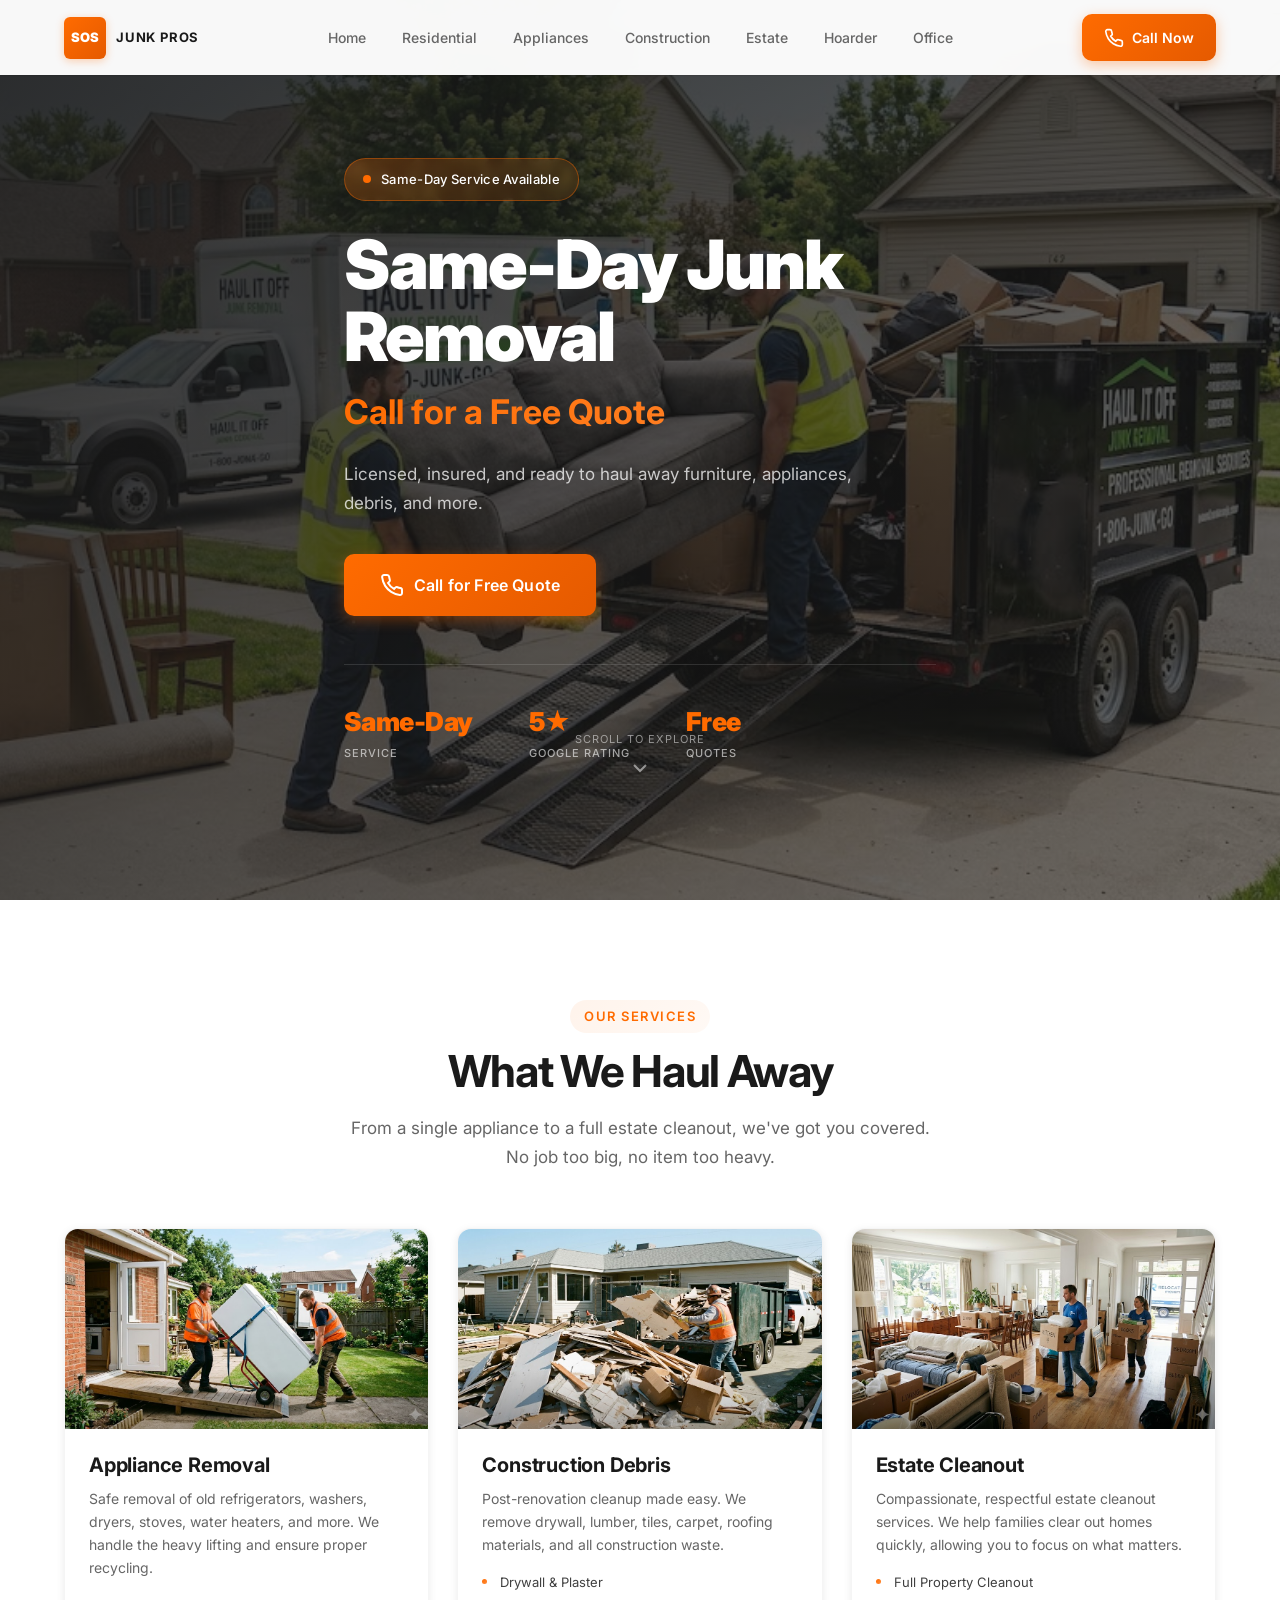
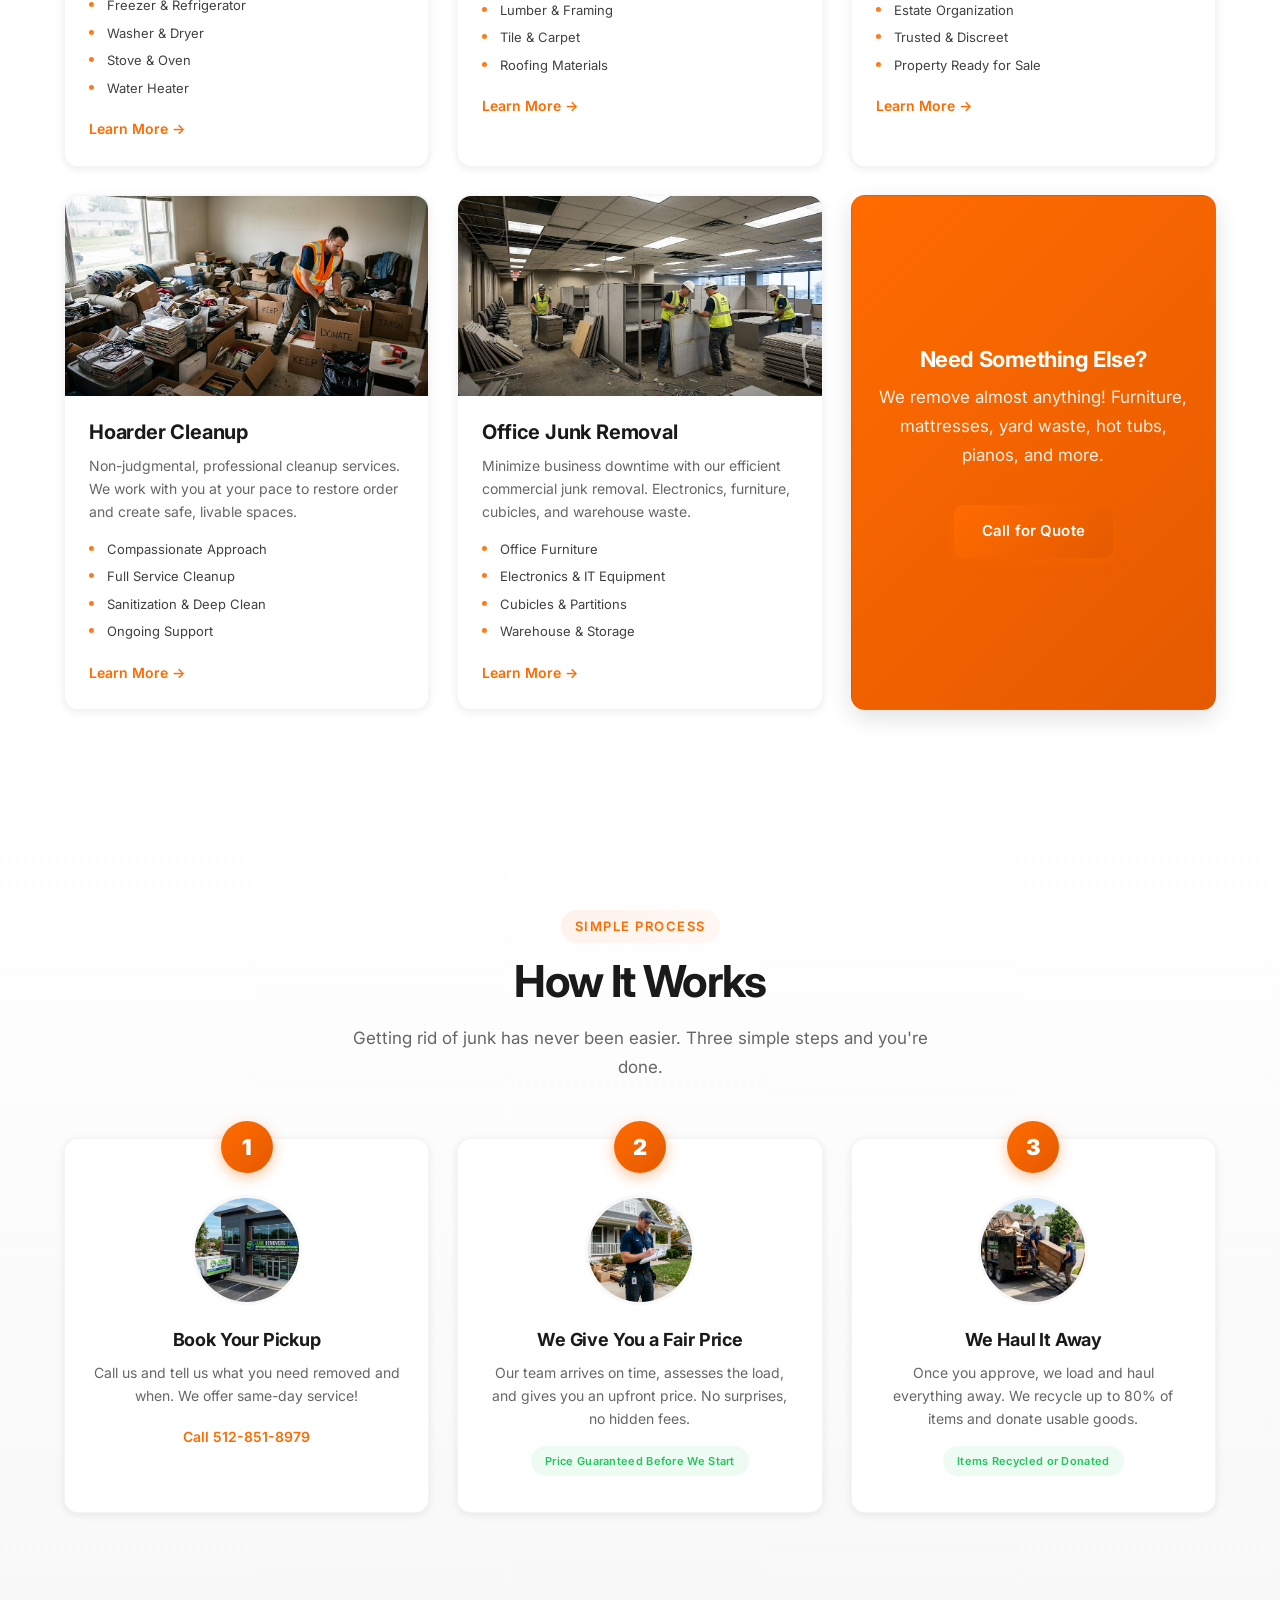
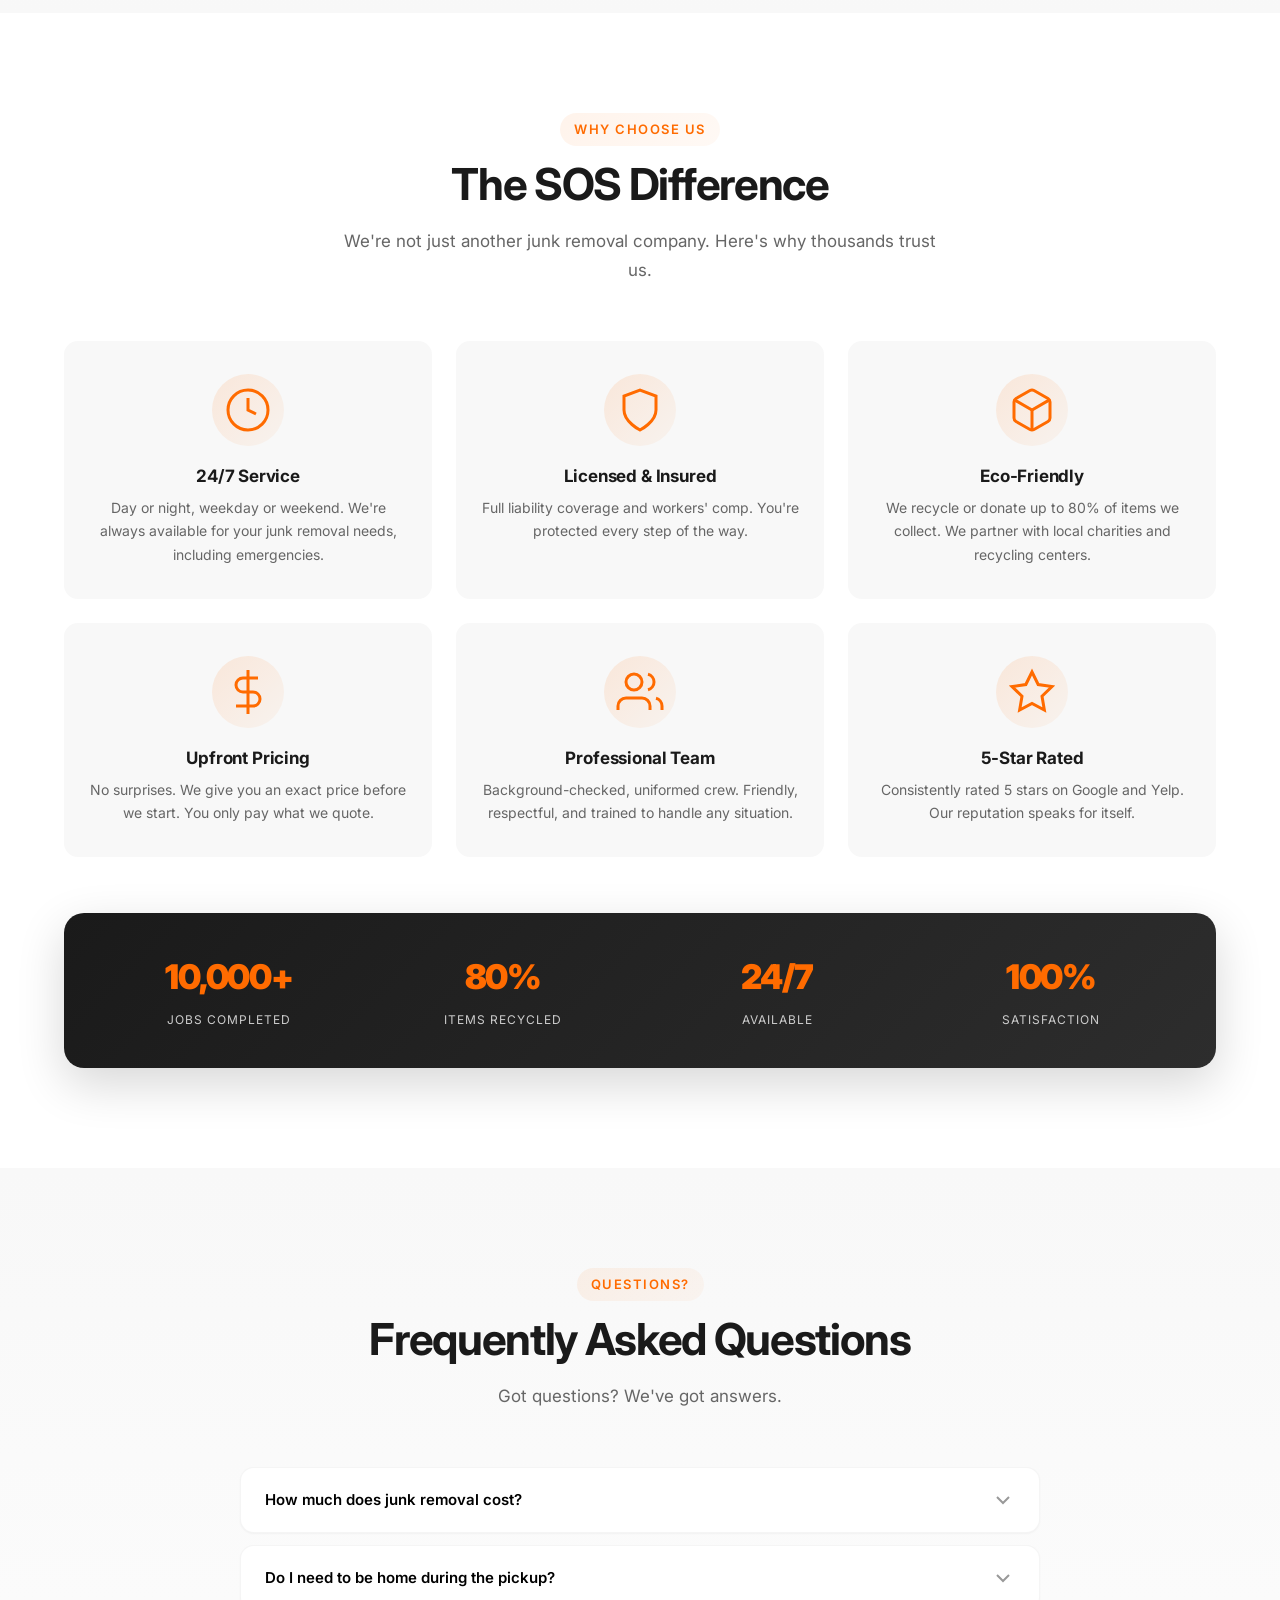
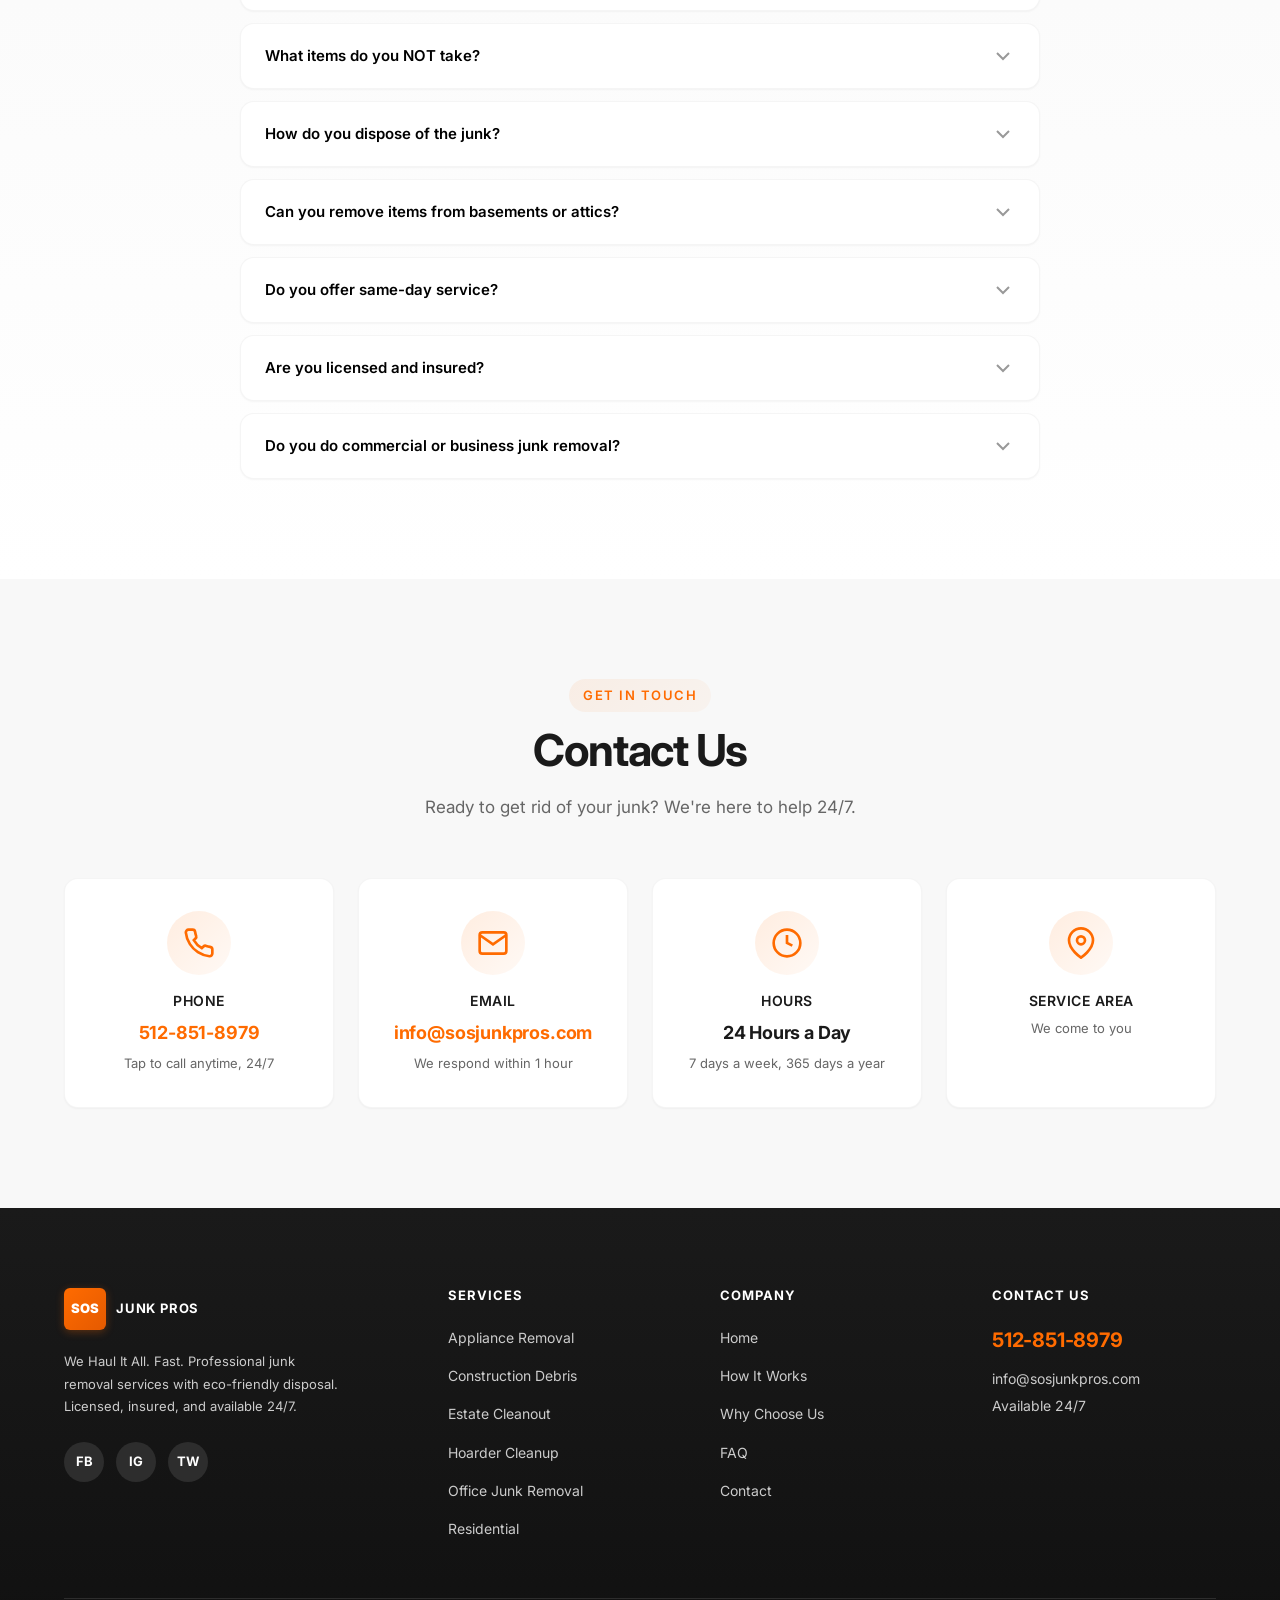
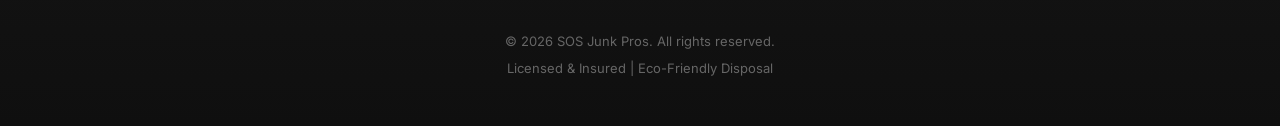
<file: index.html>
<!DOCTYPE html>
<html lang="en">
<head>
    <meta charset="UTF-8">
    <meta name="viewport" content="width=device-width, initial-scale=1.0">
    <meta name="description" content="SOS Junk Pros - Fast, affordable junk removal services. We haul appliances, construction debris, estate cleanouts, and more. Available 24/7. Get a free quote today!">
    <meta name="keywords" content="junk removal, appliance removal, construction debris, estate cleanout, hoarder cleanup, office junk removal">
    <meta name="robots" content="index, follow">
    <meta name="author" content="SOS Junk Pros">
    
    <meta property="og:title" content="SOS Junk Pros - We Haul It All. Fast.">
    <meta property="og:description" content="Professional junk removal services. Same-day service available. Licensed & insured.">
    <meta property="og:type" content="website">
    <meta property="og:url" content="https://sosjunkpros.com">
    
    <title>SOS Junk Pros - We Haul It All. Fast.</title>
    
    <link rel="preconnect" href="https://fonts.googleapis.com">
    <link rel="preconnect" href="https://fonts.gstatic.com" crossorigin>
    <link href="https://fonts.googleapis.com/css2?family=Inter:wght@400;500;600;700;800;900&display=swap" rel="stylesheet">
    
    <link rel="stylesheet" href="css/styles.css">

    <!-- Google tag (gtag.js) -->
    <script async src="https://www.googletagmanager.com/gtag/js?id=AW-18012488938"></script>
    <script>
      window.dataLayer = window.dataLayer || [];
      function gtag(){dataLayer.push(arguments);}
      gtag('js', new Date());
      gtag('config', 'AW-18012488938');
    </script>
    
    <script type="application/ld+json">
    {
        "@context": "https://schema.org",
        "@type": "LocalBusiness",
        "name": "SOS Junk Pros",
        "description": "Professional junk removal services",
        "telephone": "+1-512-851-8979",
        "priceRange": "$$",
        "openingHours": "Mo-Su 00:00-23:59",
        "areaServed": "United States"
    }
    </script>
</head>
<body>
    <header class="sticky-header" id="header">
        <div class="header-container">
            <a href="#home" class="logo">
                <span class="logo-icon">SOS</span>
                <span class="logo-text">JUNK PROS</span>
            </a>
            <nav class="main-nav" id="mainNav">
                <ul>
                    <li><a href="index.html">Home</a></li>
                    <li><a href="residential-junk-removal.html">Residential</a></li>
                    <li><a href="appliance-removal.html">Appliances</a></li>
                    <li><a href="construction-debris-removal.html">Construction</a></li>
                    <li><a href="estate-cleanout.html">Estate</a></li>
                    <li><a href="hoarder-cleanup.html">Hoarder</a></li>
                    <li><a href="office-junk-removal.html">Office</a></li>
                </ul>
            </nav>
            <a href="tel:+15128518979" class="header-cta">
                <svg width="20" height="20" viewBox="0 0 24 24" fill="none" stroke="currentColor" stroke-width="2">
                    <path d="M22 16.92v3a2 2 0 0 1-2.18 2 19.79 19.79 0 0 1-8.63-3.07 19.5 19.5 0 0 1-6-6 19.79 19.79 0 0 1-3.07-8.67A2 2 0 0 1 4.11 2h3a2 2 0 0 1 2 1.72 12.84 12.84 0 0 0 .7 2.81 2 2 0 0 1-.45 2.11L8.09 9.91a16 16 0 0 0 6 6l1.27-1.27a2 2 0 0 1 2.11-.45 12.84 12.84 0 0 0 2.81.7A2 2 0 0 1 22 16.92z"/>
                </svg>
                <span>Call Now</span>
            </a>
            <button class="mobile-menu-toggle" id="mobileMenuToggle" aria-label="Toggle menu">
                <span></span>
                <span></span>
                <span></span>
            </button>
        </div>
    </header>

    <div class="mobile-call-bar">
        <a href="tel:+15128518979" class="mobile-call-btn">
            <svg width="24" height="24" viewBox="0 0 24 24" fill="none" stroke="currentColor" stroke-width="2">
                <path d="M22 16.92v3a2 2 0 0 1-2.18 2 19.79 19.79 0 0 1-8.63-3.07 19.5 19.5 0 0 1-6-6 19.79 19.79 0 0 1-3.07-8.67A2 2 0 0 1 4.11 2h3a2 2 0 0 1 2 1.72 12.84 12.84 0 0 0 .7 2.81 2 2 0 0 1-.45 2.11L8.09 9.91a16 16 0 0 0 6 6l1.27-1.27a2 2 0 0 1 2.11-.45 12.84 12.84 0 0 0 2.81.7A2 2 0 0 1 22 16.92z"/>
            </svg>
            Call Now - Free Quote
        </a>
    </div>

    <main>
        <section class="hero" id="home">
            <div class="hero-bg">
                <img src="images/hero.jpg" alt="Professional junk removal service with dump trailer" loading="eager">
                <div class="hero-overlay"></div>
            </div>
            <div class="hero-content">
                <div class="hero-badge">
                    <span class="pulse"></span>
                    Same-Day Service Available
                </div>
                <h1>Same-Day Junk Removal<span class="geo-city-line" id="heroCityLine"><br><span id="heroCity"></span></span></h1>
                <p class="hero-subtitle">Call for a Free Quote</p>
                <p class="hero-text">Licensed, insured, and ready to haul away furniture, appliances, debris, and more.</p>
                <div class="hero-cta-group">
                    <a href="tel:+15128518979" class="btn btn-primary btn-large">
                        <svg width="24" height="24" viewBox="0 0 24 24" fill="none" stroke="currentColor" stroke-width="2">
                            <path d="M22 16.92v3a2 2 0 0 1-2.18 2 19.79 19.79 0 0 1-8.63-3.07 19.5 19.5 0 0 1-6-6 19.79 19.79 0 0 1-3.07-8.67A2 2 0 0 1 4.11 2h3a2 2 0 0 1 2 1.72 12.84 12.84 0 0 0 .7 2.81 2 2 0 0 1-.45 2.11L8.09 9.91a16 16 0 0 0 6 6l1.27-1.27a2 2 0 0 1 2.11-.45 12.84 12.84 0 0 0 2.81.7A2 2 0 0 1 22 16.92z"/>
                        </svg>
                        Call for Free Quote
                    </a>
                </div>
                <div class="hero-trust">
                    <div class="trust-item">
                        <span class="trust-number">Same-Day</span>
                        <span class="trust-label">Service</span>
                    </div>
                    <div class="trust-item">
                        <span class="trust-number">5★</span>
                        <span class="trust-label">Google Rating</span>
                    </div>
                    <div class="trust-item">
                        <span class="trust-number">Free</span>
                        <span class="trust-label">Quotes</span>
                    </div>
                </div>
            </div>
            <div class="hero-scroll-indicator">
                <span>Scroll to explore</span>
                <svg width="24" height="24" viewBox="0 0 24 24" fill="none" stroke="currentColor" stroke-width="2">
                    <polyline points="6 9 12 15 18 9"></polyline>
                </svg>
            </div>
        </section>

        <section class="services" id="services">
            <div class="container">
                <div class="section-header">
                    <span class="section-tag">Our Services</span>
                    <h2>What We Haul Away</h2>
                    <p>From a single appliance to a full estate cleanout, we've got you covered. No job too big, no item too heavy.</p>
                </div>
                <div class="services-grid">
                    <div class="service-card" data-service="appliance">
                        <div class="service-image">
                            <img src="images/appliance-removal.jpg" alt="Old refrigerator being removed" loading="lazy">
                        </div>
                        <div class="service-content">
                            <h3>Appliance Removal</h3>
                            <p>Safe removal of old refrigerators, washers, dryers, stoves, water heaters, and more. We handle the heavy lifting and ensure proper recycling.</p>
                            <ul class="service-features">
                                <li>Freezer & Refrigerator</li>
                                <li>Washer & Dryer</li>
                                <li>Stove & Oven</li>
                                <li>Water Heater</li>
                            </ul>
                            <a href="appliance-removal.html" class="service-link">Learn More →</a>
                        </div>
                    </div>
                    <div class="service-card" data-service="construction">
                        <div class="service-image">
                            <img src="images/construction-debris.jpg" alt="Construction debris pile being removed" loading="lazy">
                        </div>
                        <div class="service-content">
                            <h3>Construction Debris</h3>
                            <p>Post-renovation cleanup made easy. We remove drywall, lumber, tiles, carpet, roofing materials, and all construction waste.</p>
                            <ul class="service-features">
                                <li>Drywall & Plaster</li>
                                <li>Lumber & Framing</li>
                                <li>Tile & Carpet</li>
                                <li>Roofing Materials</li>
                            </ul>
                            <a href="construction-debris-removal.html" class="service-link">Learn More →</a>
                        </div>
                    </div>
                    <div class="service-card" data-service="estate">
                        <div class="service-image">
                            <img src="images/estate-cleanout.jpg" alt="Full house cleanout service" loading="lazy">
                        </div>
                        <div class="service-content">
                            <h3>Estate Cleanout</h3>
                            <p>Compassionate, respectful estate cleanout services. We help families clear out homes quickly, allowing you to focus on what matters.</p>
                            <ul class="service-features">
                                <li>Full Property Cleanout</li>
                                <li>Estate Organization</li>
                                <li>Trusted & Discreet</li>
                                <li>Property Ready for Sale</li>
                            </ul>
                            <a href="estate-cleanout.html" class="service-link">Learn More →</a>
                        </div>
                    </div>
                    <div class="service-card" data-service="hoarder">
                        <div class="service-image">
                            <img src="images/hoarder-cleanup.jpg" alt="Cluttered room cleanup service" loading="lazy">
                        </div>
                        <div class="service-content">
                            <h3>Hoarder Cleanup</h3>
                            <p>Non-judgmental, professional cleanup services. We work with you at your pace to restore order and create safe, livable spaces.</p>
                            <ul class="service-features">
                                <li>Compassionate Approach</li>
                                <li>Full Service Cleanup</li>
                                <li>Sanitization & Deep Clean</li>
                                <li>Ongoing Support</li>
                            </ul>
                            <a href="hoarder-cleanup.html" class="service-link">Learn More →</a>
                        </div>
                    </div>
                    <div class="service-card" data-service="office">
                        <div class="service-image">
                            <img src="images/office-junk-removal.jpg" alt="Office junk removal" loading="lazy">
                        </div>
                        <div class="service-content">
                            <h3>Office Junk Removal</h3>
                            <p>Minimize business downtime with our efficient commercial junk removal. Electronics, furniture, cubicles, and warehouse waste.</p>
                            <ul class="service-features">
                                <li>Office Furniture</li>
                                <li>Electronics & IT Equipment</li>
                                <li>Cubicles & Partitions</li>
                                <li>Warehouse & Storage</li>
                            </ul>
                            <a href="office-junk-removal.html" class="service-link">Learn More →</a>
                        </div>
                    </div>
                    <div class="service-card service-card-cta">
                        <div class="cta-content">
                            <h3>Need Something Else?</h3>
                            <p>We remove almost anything! Furniture, mattresses, yard waste, hot tubs, pianos, and more.</p>
                            <a href="tel:+15128518979" class="btn btn-primary">Call for Quote</a>
                        </div>
                    </div>
                </div>
            </div>
        </section>

        <section class="how-it-works" id="how-it-works">
            <div class="container">
                <div class="section-header">
                    <span class="section-tag">Simple Process</span>
                    <h2>How It Works</h2>
                    <p>Getting rid of junk has never been easier. Three simple steps and you're done.</p>
                </div>
                <div class="steps-grid">
                    <div class="step-card">
                        <div class="step-number">1</div>
                        <div class="step-icon">
                            <img src="images/step1-book-pickup.jpg" alt="Contact us" loading="lazy">
                        </div>
                        <h3>Book Your Pickup</h3>
                        <p>Call us and tell us what you need removed and when. We offer same-day service!</p>
                        <a href="tel:+15128518979" class="step-cta">Call 512-851-8979</a>
                    </div>
                    <div class="step-card">
                        <div class="step-number">2</div>
                        <div class="step-icon">
                            <img src="images/step2-get-quote.jpg" alt="We arrive and quote" loading="lazy">
                        </div>
                        <h3>We Give You a Fair Price</h3>
                        <p>Our team arrives on time, assesses the load, and gives you an upfront price. No surprises, no hidden fees.</p>
                        <span class="step-guarantee">Price Guaranteed Before We Start</span>
                    </div>
                    <div class="step-card">
                        <div class="step-number">3</div>
                        <div class="step-icon">
                            <img src="images/step3-haul-away.jpg" alt="We haul it away" loading="lazy">
                        </div>
                        <h3>We Haul It Away</h3>
                        <p>Once you approve, we load and haul everything away. We recycle up to 80% of items and donate usable goods.</p>
                        <span class="step-guarantee">Items Recycled or Donated</span>
                    </div>
                </div>
            </div>
        </section>

        <section class="why-us" id="why-us">
            <div class="container">
                <div class="section-header">
                    <span class="section-tag">Why Choose Us</span>
                    <h2>The SOS Difference</h2>
                    <p>We're not just another junk removal company. Here's why thousands trust us.</p>
                </div>
                <div class="features-grid">
                    <div class="feature-card">
                        <div class="feature-icon">
                            <svg width="48" height="48" viewBox="0 0 24 24" fill="none" stroke="currentColor" stroke-width="1.5">
                                <circle cx="12" cy="12" r="10"/>
                                <polyline points="12 6 12 12 16 14"/>
                            </svg>
                        </div>
                        <h3>24/7 Service</h3>
                        <p>Day or night, weekday or weekend. We're always available for your junk removal needs, including emergencies.</p>
                    </div>
                    <div class="feature-card">
                        <div class="feature-icon">
                            <svg width="48" height="48" viewBox="0 0 24 24" fill="none" stroke="currentColor" stroke-width="1.5">
                                <path d="M12 22s8-4 8-10V5l-8-3-8 3v7c0 6 8 10 8 10z"/>
                            </svg>
                        </div>
                        <h3>Licensed & Insured</h3>
                        <p>Full liability coverage and workers' comp. You're protected every step of the way.</p>
                    </div>
                    <div class="feature-card">
                        <div class="feature-icon">
                            <svg width="48" height="48" viewBox="0 0 24 24" fill="none" stroke="currentColor" stroke-width="1.5">
                                <path d="M21 16V8a2 2 0 0 0-1-1.73l-7-4a2 2 0 0 0-2 0l-7 4A2 2 0 0 0 3 8v8a2 2 0 0 0 1 1.73l7 4a2 2 0 0 0 2 0l7-4A2 2 0 0 0 21 16z"/>
                                <polyline points="3.27 6.96 12 12.01 20.73 6.96"/>
                                <line x1="12" y1="22.08" x2="12" y2="12"/>
                            </svg>
                        </div>
                        <h3>Eco-Friendly</h3>
                        <p>We recycle or donate up to 80% of items we collect. We partner with local charities and recycling centers.</p>
                    </div>
                    <div class="feature-card">
                        <div class="feature-icon">
                            <svg width="48" height="48" viewBox="0 0 24 24" fill="none" stroke="currentColor" stroke-width="1.5">
                                <line x1="12" y1="1" x2="12" y2="23"/>
                                <path d="M17 5H9.5a3.5 3.5 0 0 0 0 7h5a3.5 3.5 0 0 1 0 7H6"/>
                            </svg>
                        </div>
                        <h3>Upfront Pricing</h3>
                        <p>No surprises. We give you an exact price before we start. You only pay what we quote.</p>
                    </div>
                    <div class="feature-card">
                        <div class="feature-icon">
                            <svg width="48" height="48" viewBox="0 0 24 24" fill="none" stroke="currentColor" stroke-width="1.5">
                                <path d="M17 21v-2a4 4 0 0 0-4-4H5a4 4 0 0 0-4 4v2"/>
                                <circle cx="9" cy="7" r="4"/>
                                <path d="M23 21v-2a4 4 0 0 0-3-3.87"/>
                                <path d="M16 3.13a4 4 0 0 1 0 7.75"/>
                            </svg>
                        </div>
                        <h3>Professional Team</h3>
                        <p>Background-checked, uniformed crew. Friendly, respectful, and trained to handle any situation.</p>
                    </div>
                    <div class="feature-card">
                        <div class="feature-icon">
                            <svg width="48" height="48" viewBox="0 0 24 24" fill="none" stroke="currentColor" stroke-width="1.5">
                                <polygon points="12 2 15.09 8.26 22 9.27 17 14.14 18.18 21.02 12 17.77 5.82 21.02 7 14.14 2 9.27 8.91 8.26 12 2"/>
                            </svg>
                        </div>
                        <h3>5-Star Rated</h3>
                        <p>Consistently rated 5 stars on Google and Yelp. Our reputation speaks for itself.</p>
                    </div>
                </div>
                <div class="stats-banner">
                    <div class="stat">
                        <span class="stat-number">10,000+</span>
                        <span class="stat-label">Jobs Completed</span>
                    </div>
                    <div class="stat">
                        <span class="stat-number">80%</span>
                        <span class="stat-label">Items Recycled</span>
                    </div>
                    <div class="stat">
                        <span class="stat-number">24/7</span>
                        <span class="stat-label">Available</span>
                    </div>
                    <div class="stat">
                        <span class="stat-number">100%</span>
                        <span class="stat-label">Satisfaction</span>
                    </div>
                </div>
            </div>
        </section>

        <section class="faq" id="faq">
            <div class="container">
                <div class="section-header">
                    <span class="section-tag">Questions?</span>
                    <h2>Frequently Asked Questions</h2>
                    <p>Got questions? We've got answers.</p>
                </div>
                <div class="faq-list">
                    <div class="faq-item">
                        <button class="faq-question">
                            <span>How much does junk removal cost?</span>
                            <svg width="24" height="24" viewBox="0 0 24 24" fill="none" stroke="currentColor" stroke-width="2">
                                <polyline points="6 9 12 15 18 9"/>
                            </svg>
                        </button>
                        <div class="faq-answer">
                            <p>Junk removal costs vary based on the volume and type of items. Most residential jobs range from $99-$599. We provide free, upfront quotes before any work begins. Just describe what you have (or send photos) and we'll give you an exact price. No surprises, no hidden fees.</p>
                        </div>
                    </div>
                    <div class="faq-item">
                        <button class="faq-question">
                            <span>Do I need to be home during the pickup?</span>
                            <svg width="24" height="24" viewBox="0 0 24 24" fill="none" stroke="currentColor" stroke-width="2">
                                <polyline points="6 9 12 15 18 9"/>
                            </svg>
                        </button>
                        <div class="faq-answer">
                            <p>Not necessarily! If the items are accessible (like in a driveway or garage), we can often complete the job without you there. Just point us to the items when we arrive, or leave instructions. We'll text you before and after photos once we're done.</p>
                        </div>
                    </div>
                    <div class="faq-item">
                        <button class="faq-question">
                            <span>What items do you NOT take?</span>
                            <svg width="24" height="24" viewBox="0 0 24 24" fill="none" stroke="currentColor" stroke-width="2">
                                <polyline points="6 9 12 15 18 9"/>
                            </svg>
                        </button>
                        <div class="faq-answer">
                            <p>We cannot accept hazardous materials including chemicals, paint, asbestos, medical waste, or biological waste. If you're unsure about something, just ask! We can often recommend proper disposal resources for items we can't take.</p>
                        </div>
                    </div>
                    <div class="faq-item">
                        <button class="faq-question">
                            <span>How do you dispose of the junk?</span>
                            <svg width="24" height="24" viewBox="0 0 24 24" fill="none" stroke="currentColor" stroke-width="2">
                                <polyline points="6 9 12 15 18 9"/>
                            </svg>
                        </button>
                        <div class="faq-answer">
                            <p>We're committed to eco-friendly disposal. Up to 80% of items we collect are recycled or donated. We partner with local charities, metal recyclers, electronics recyclers, and proper disposal facilities. Your junk doesn't just end up in a landfill.</p>
                        </div>
                    </div>
                    <div class="faq-item">
                        <button class="faq-question">
                            <span>Can you remove items from basements or attics?</span>
                            <svg width="24" height="24" viewBox="0 0 24 24" fill="none" stroke="currentColor" stroke-width="2">
                                <polyline points="6 9 12 15 18 9"/>
                            </svg>
                        </button>
                        <div class="faq-answer">
                            <p>Absolutely! Our team is trained to safely navigate stairs, tight hallways, and difficult spaces. If we can physically get the items out, we can remove them. Just let us know about any challenging access when you book.</p>
                        </div>
                    </div>
                    <div class="faq-item">
                        <button class="faq-question">
                            <span>Do you offer same-day service?</span>
                            <svg width="24" height="24" viewBox="0 0 24 24" fill="none" stroke="currentColor" stroke-width="2">
                                <polyline points="6 9 12 15 18 9"/>
                            </svg>
                        </button>
                        <div class="faq-answer">
                            <p>Yes! Same-day service is often available. Call us early in the day and we'll do our best to get there today. We also offer next-day scheduling if same-day doesn't work for you.</p>
                        </div>
                    </div>
                    <div class="faq-item">
                        <button class="faq-question">
                            <span>Are you licensed and insured?</span>
                            <svg width="24" height="24" viewBox="0 0 24 24" fill="none" stroke="currentColor" stroke-width="2">
                                <polyline points="6 9 12 15 18 9"/>
                            </svg>
                        </button>
                        <div class="faq-answer">
                            <p>Yes! We are fully licensed and insured. This means you're protected if anything goes wrong during the removal. We carry full liability coverage and workers' compensation for our team members.</p>
                        </div>
                    </div>
                    <div class="faq-item">
                        <button class="faq-question">
                            <span>Do you do commercial or business junk removal?</span>
                            <svg width="24" height="24" viewBox="0 0 24 24" fill="none" stroke="currentColor" stroke-width="2">
                                <polyline points="6 9 12 15 18 9"/>
                            </svg>
                        </button>
                        <div class="faq-answer">
                            <p>Yes! We offer commercial junk removal for businesses of all sizes. Whether you need to clear out an office, renovation debris from a retail space, or warehouse cleanout, we can handle it. We offer after-hours and weekend service to minimize business disruption.</p>
                        </div>
                    </div>
                </div>
            </div>
        </section>

        <section class="contact" id="contact">
            <div class="container">
                <div class="section-header">
                    <span class="section-tag">Get In Touch</span>
                    <h2>Contact Us</h2>
                    <p>Ready to get rid of your junk? We're here to help 24/7.</p>
                </div>
                <div class="contact-grid">
                    <div class="contact-card">
                        <div class="contact-icon">
                            <svg width="32" height="32" viewBox="0 0 24 24" fill="none" stroke="currentColor" stroke-width="2">
                                <path d="M22 16.92v3a2 2 0 0 1-2.18 2 19.79 19.79 0 0 1-8.63-3.07 19.5 19.5 0 0 1-6-6 19.79 19.79 0 0 1-3.07-8.67A2 2 0 0 1 4.11 2h3a2 2 0 0 1 2 1.72 12.84 12.84 0 0 0 .7 2.81 2 2 0 0 1-.45 2.11L8.09 9.91a16 16 0 0 0 6 6l1.27-1.27a2 2 0 0 1 2.11-.45 12.84 12.84 0 0 0 2.81.7A2 2 0 0 1 22 16.92z"/>
                            </svg>
                        </div>
                        <h3>Phone</h3>
                        <a href="tel:+15128518979" class="contact-value">512-851-8979</a>
                        <p class="contact-note">Tap to call anytime, 24/7</p>
                    </div>
                    <div class="contact-card">
                        <div class="contact-icon">
                            <svg width="32" height="32" viewBox="0 0 24 24" fill="none" stroke="currentColor" stroke-width="2">
                                <path d="M4 4h16c1.1 0 2 .9 2 2v12c0 1.1-.9 2-2 2H4c-1.1 0-2-.9-2-2V6c0-1.1.9-2 2-2z"/>
                                <polyline points="22,6 12,13 2,6"/>
                            </svg>
                        </div>
                        <h3>Email</h3>
                        <a href="mailto:info@sosjunkpros.com" class="contact-value">info@sosjunkpros.com</a>
                        <p class="contact-note">We respond within 1 hour</p>
                    </div>
                    <div class="contact-card">
                        <div class="contact-icon">
                            <svg width="32" height="32" viewBox="0 0 24 24" fill="none" stroke="currentColor" stroke-width="2">
                                <circle cx="12" cy="12" r="10"/>
                                <polyline points="12 6 12 12 16 14"/>
                            </svg>
                        </div>
                        <h3>Hours</h3>
                        <p class="contact-value">24 Hours a Day</p>
                        <p class="contact-note">7 days a week, 365 days a year</p>
                    </div>
                    <div class="contact-card">
                        <div class="contact-icon">
                            <svg width="32" height="32" viewBox="0 0 24 24" fill="none" stroke="currentColor" stroke-width="2">
                                <path d="M21 10c0 7-9 13-9 13s-9-6-9-13a9 9 0 0 1 18 0z"/>
                                <circle cx="12" cy="10" r="3"/>
                            </svg>
                        </div>
                        <h3>Service Area</h3>
                        <p class="contact-value geo-city-value" id="contactCity"></p>
                        <p class="contact-note">We come to you</p>
                    </div>
                </div>
            </div>
        </section>
    </main>

    <footer class="footer">
        <div class="container">
            <div class="footer-grid">
                <div class="footer-brand">
                    <a href="#home" class="footer-logo">
                        <span class="logo-icon">SOS</span>
                        <span class="logo-text">JUNK PROS</span>
                    </a>
                    <p>We Haul It All. Fast. Professional junk removal services with eco-friendly disposal. Licensed, insured, and available 24/7.</p>
                    <div class="footer-social">
                        <a href="#" aria-label="Facebook">FB</a>
                        <a href="#" aria-label="Instagram">IG</a>
                        <a href="#" aria-label="Twitter">TW</a>
                    </div>
                </div>
                <div class="footer-links">
                    <h4>Services</h4>
                    <ul>
                        <li><a href="appliance-removal.html">Appliance Removal</a></li>
                        <li><a href="construction-debris-removal.html">Construction Debris</a></li>
                        <li><a href="estate-cleanout.html">Estate Cleanout</a></li>
                        <li><a href="hoarder-cleanup.html">Hoarder Cleanup</a></li>
                        <li><a href="office-junk-removal.html">Office Junk Removal</a></li>
                        <li><a href="residential-junk-removal.html">Residential</a></li>
                    </ul>
                </div>
                <div class="footer-links">
                    <h4>Company</h4>
                    <ul>
                        <li><a href="index.html">Home</a></li>
                        <li><a href="index.html#how-it-works">How It Works</a></li>
                        <li><a href="index.html#why-us">Why Choose Us</a></li>
                        <li><a href="index.html#faq">FAQ</a></li>
                        <li><a href="index.html#contact">Contact</a></li>
                    </ul>
                </div>
                <div class="footer-contact">
                    <h4>Contact Us</h4>
                    <a href="tel:+15128518979" class="footer-phone">512-851-8979</a>
                    <p>info@sosjunkpros.com</p>
                    <p>Available 24/7</p>
                </div>
            </div>
            <div class="footer-bottom">
                <p>&copy; 2026 SOS Junk Pros. All rights reserved.</p>
                <p>Licensed & Insured | Eco-Friendly Disposal</p>
            </div>
        </div>
    </footer>

    <script src="js/main.js"></script>
</body>
</html>
</file>
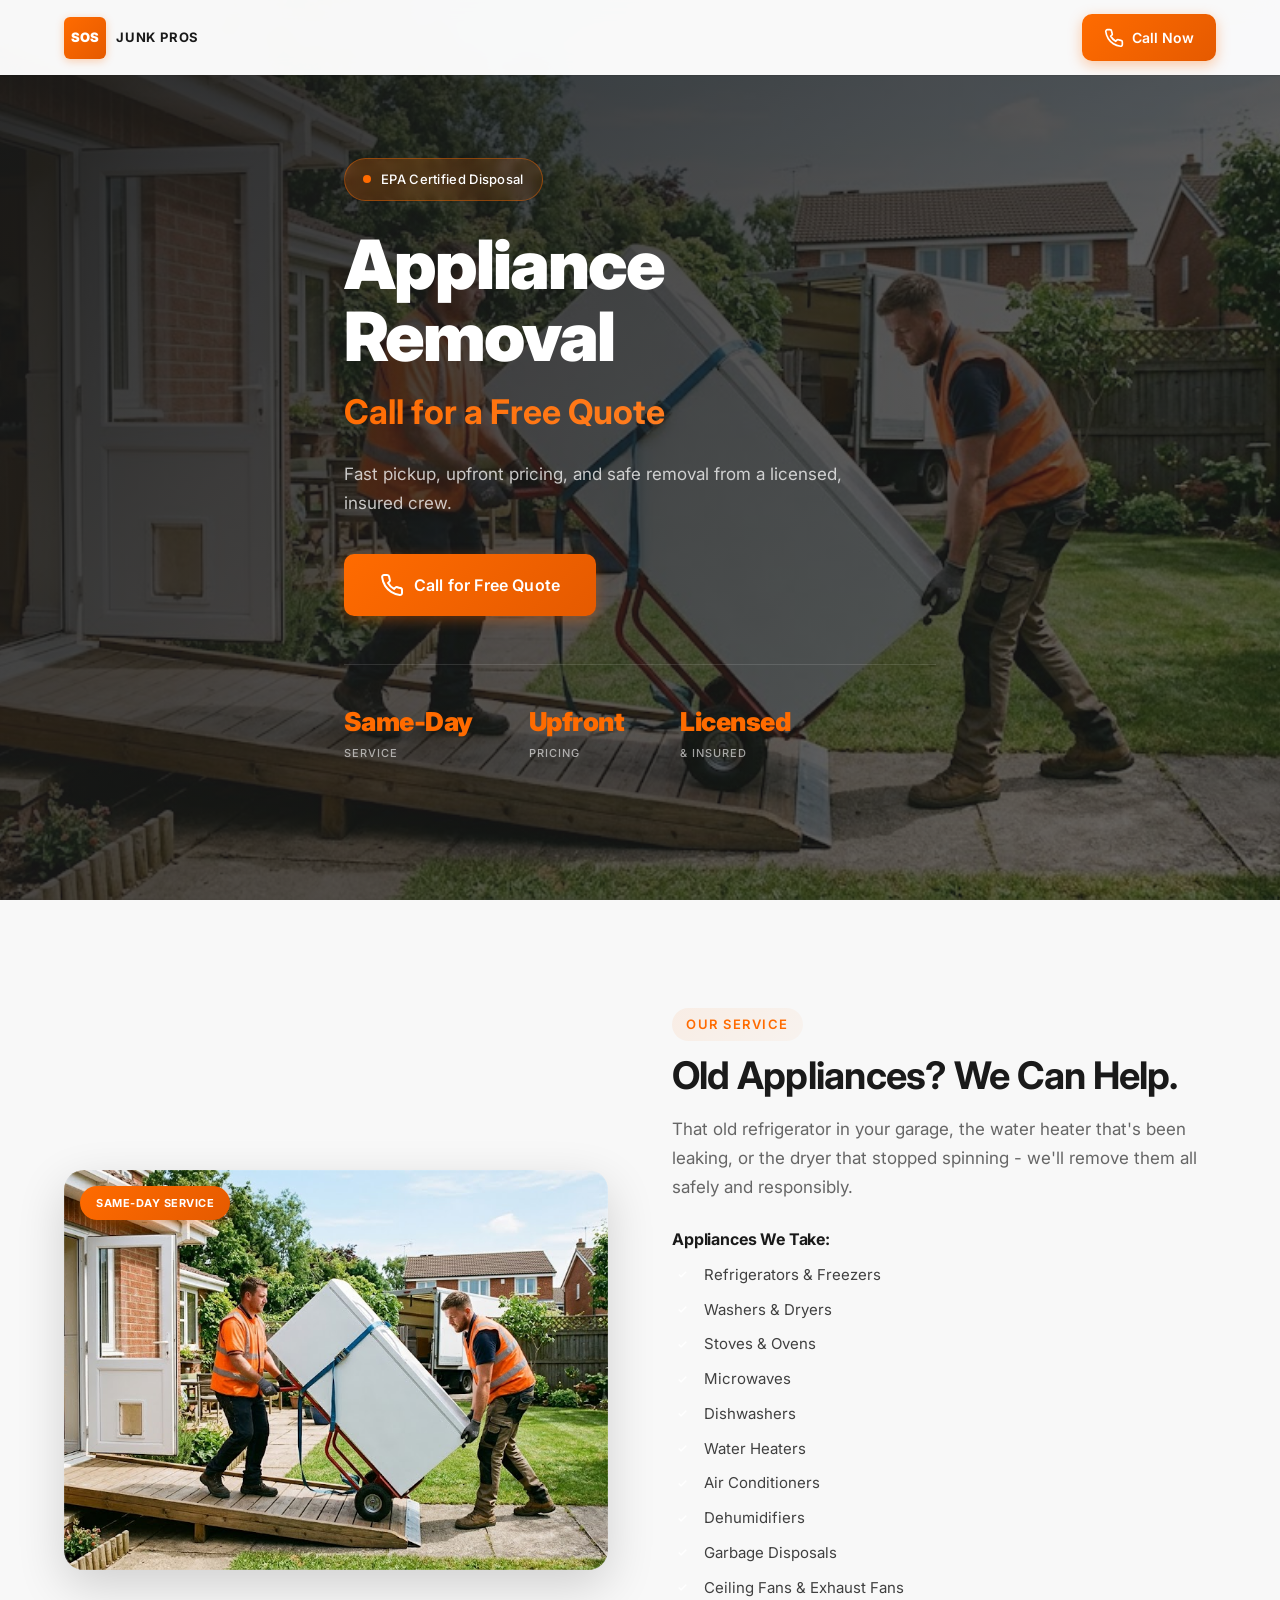
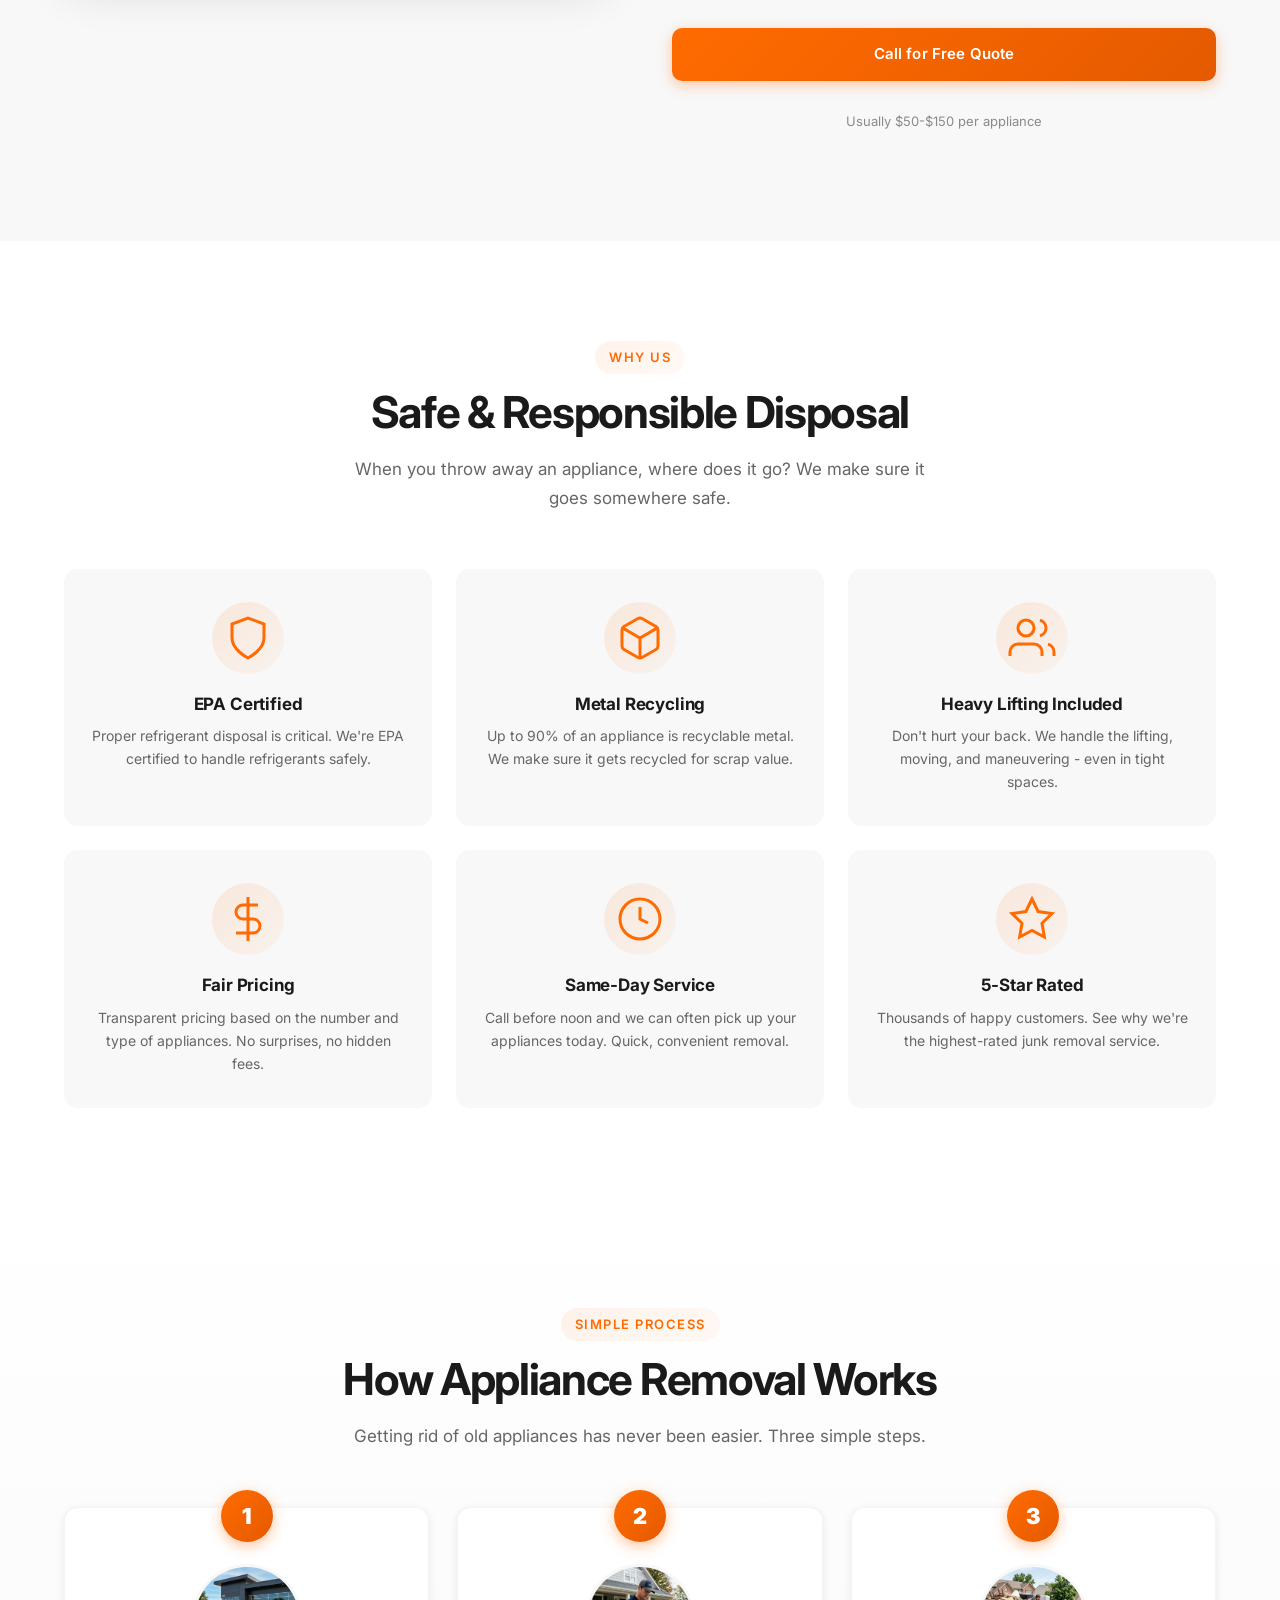
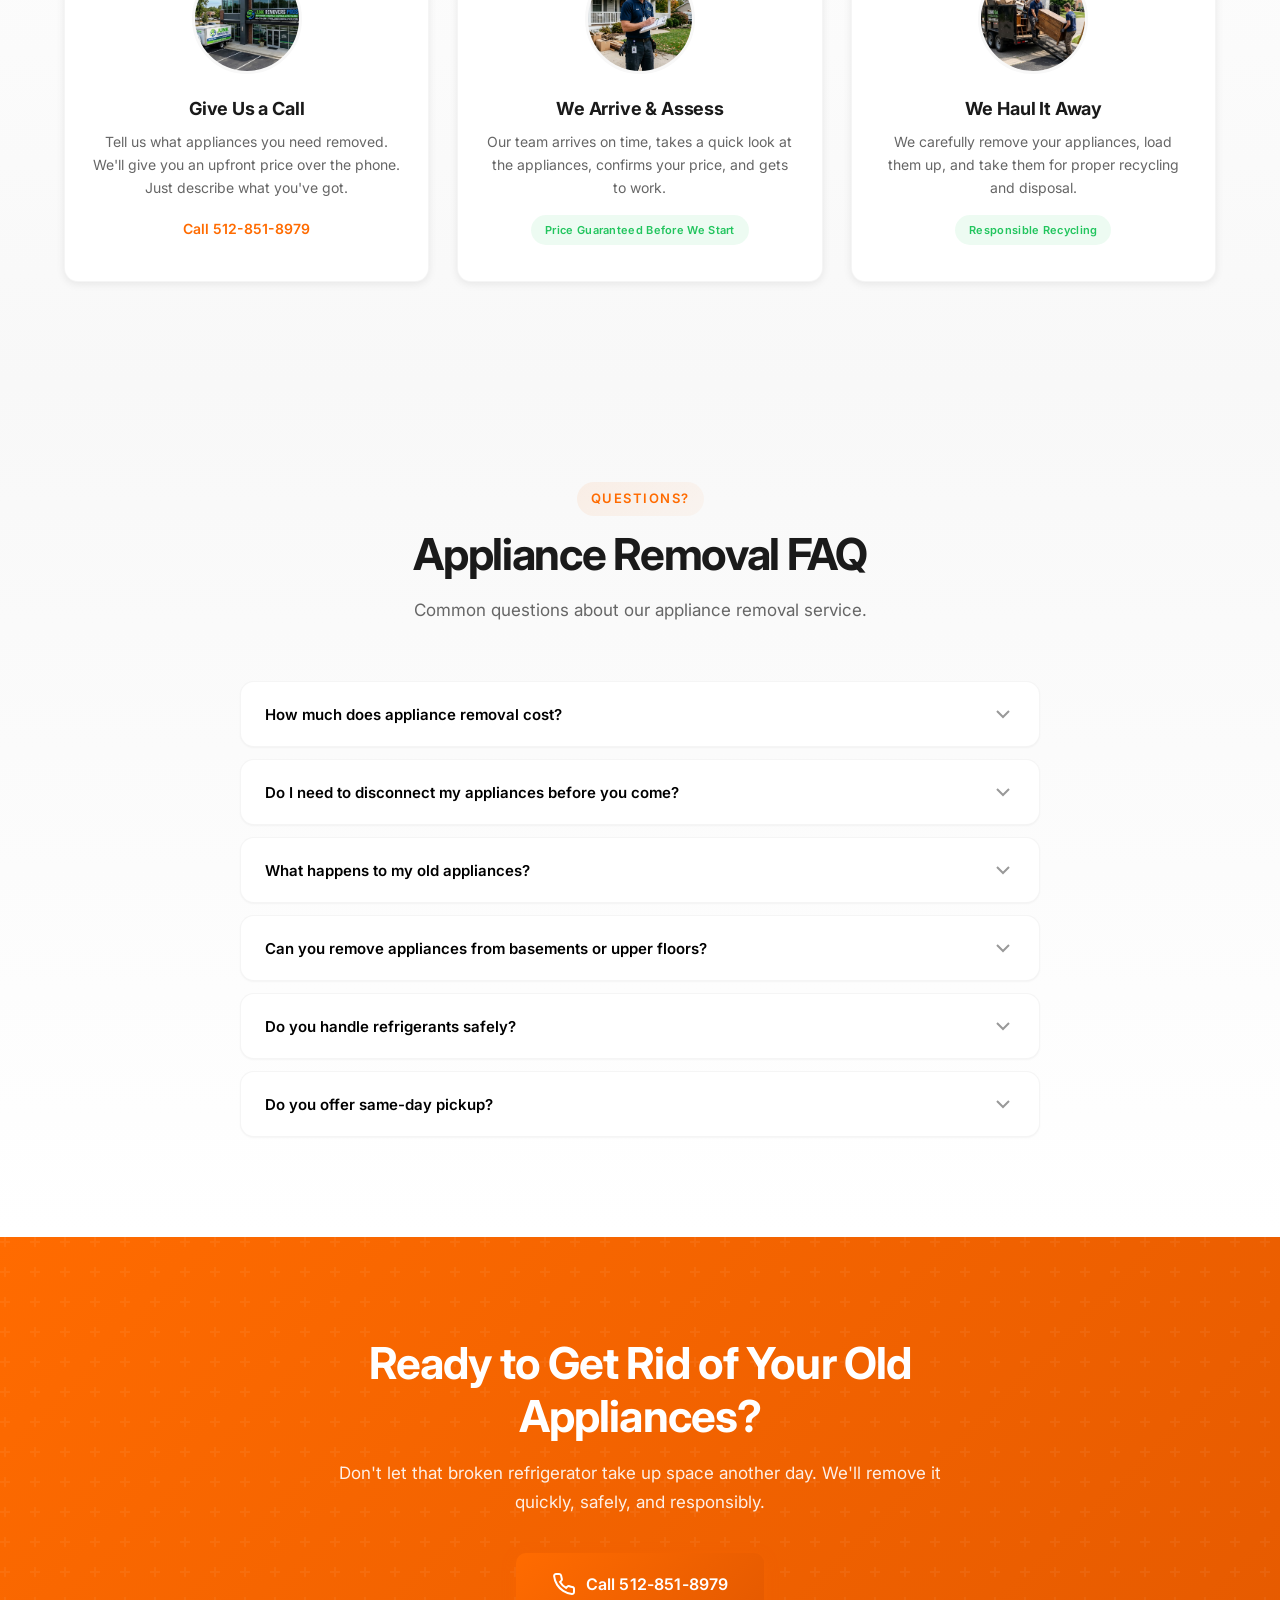
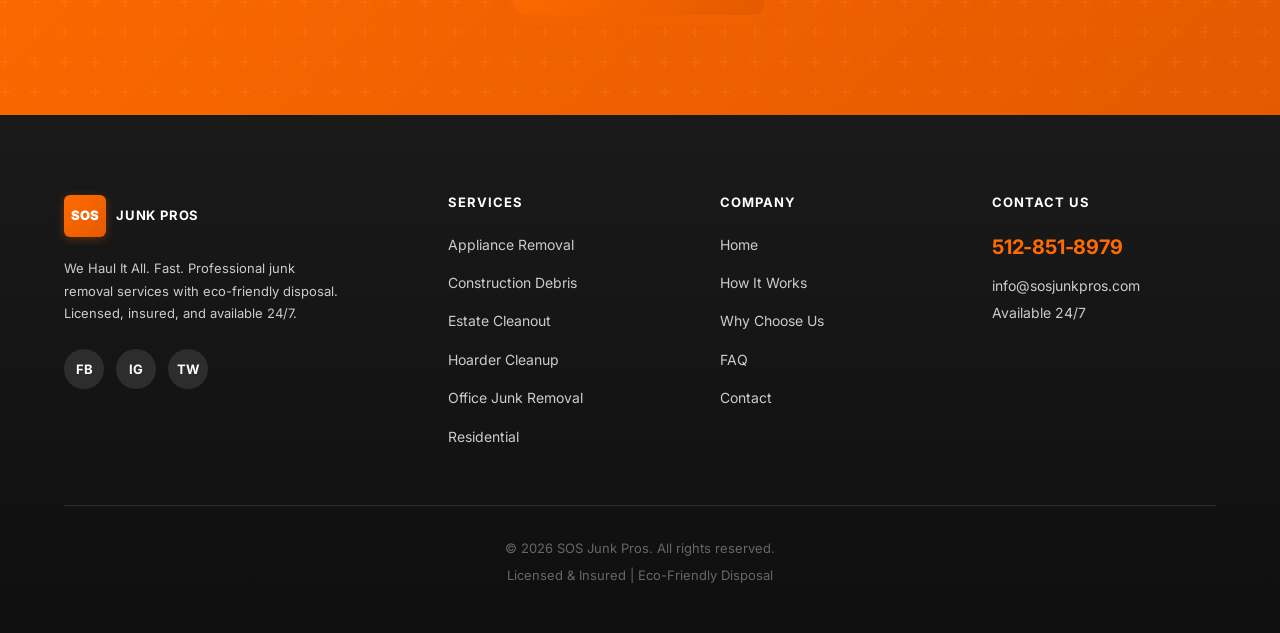
<file: appliance-removal.html>
<!DOCTYPE html>
<html lang="en">
<head>
    <meta charset="UTF-8">
    <meta name="viewport" content="width=device-width, initial-scale=1.0">
    <meta name="description" content="Professional appliance removal service. We safely remove and recycle refrigerators, washers, dryers, water heaters, and more. EPA certified. Call 512-851-8979 for same-day service!">
    <meta name="keywords" content="appliance removal, refrigerator disposal, washer dryer removal, water heater removal, old appliance pickup">
    <meta name="robots" content="index, follow">
    <meta name="author" content="SOS Junk Pros">
    
    <meta property="og:title" content="Appliance Removal - SOS Junk Pros | We Haul It All. Fast.">
    <meta property="og:description" content="Safe, responsible appliance removal. EPA certified refrigerant disposal. Same-day service available.">
    <meta property="og:type" content="website">
    <meta property="og:url" content="https://sosjunkpros.com/appliance-removal">
    
    <title>Appliance Removal Service | SOS Junk Pros - Free Pickup</title>
    
    <link rel="preconnect" href="https://fonts.googleapis.com">
    <link rel="preconnect" href="https://fonts.gstatic.com" crossorigin>
    <link href="https://fonts.googleapis.com/css2?family=Inter:wght@400;500;600;700;800;900&display=swap" rel="stylesheet">
    
    <link rel="stylesheet" href="css/styles.css">

    <!-- Google tag (gtag.js) -->
    <script async src="https://www.googletagmanager.com/gtag/js?id=AW-18012488938"></script>
    <script>
      window.dataLayer = window.dataLayer || [];
      function gtag(){dataLayer.push(arguments);}
      gtag('js', new Date());
      gtag('config', 'AW-18012488938');
    </script>
    
    <script type="application/ld+json">
    {
        "@context": "https://schema.org",
        "@type": "LocalBusiness",
        "name": "SOS Junk Pros - Appliance Removal",
        "description": "Professional appliance removal and recycling service",
        "telephone": "+1-512-851-8979",
        "priceRange": "$$",
        "openingHours": "Mo-Su 00:00-23:59",
        "areaServed": "United States",
        "serviceType": "Appliance Removal"
    }
    </script>
</head>
<body class="service-page">
    <header class="sticky-header" id="header">
        <div class="header-container">
            <a href="index.html" class="logo">
                <span class="logo-icon">SOS</span>
                <span class="logo-text">JUNK PROS</span>
            </a>
            <a href="tel:+15128518979" class="header-cta">
                <svg width="20" height="20" viewBox="0 0 24 24" fill="none" stroke="currentColor" stroke-width="2">
                    <path d="M22 16.92v3a2 2 0 0 1-2.18 2 19.79 19.79 0 0 1-8.63-3.07 19.5 19.5 0 0 1-6-6 19.79 19.79 0 0 1-3.07-8.67A2 2 0 0 1 4.11 2h3a2 2 0 0 1 2 1.72 12.84 12.84 0 0 0 .7 2.81 2 2 0 0 1-.45 2.11L8.09 9.91a16 16 0 0 0 6 6l1.27-1.27a2 2 0 0 1 2.11-.45 12.84 12.84 0 0 0 2.81.7A2 2 0 0 1 22 16.92z"/>
                </svg>
                <span>Call Now</span>
            </a>
        </div>
    </header>

    <div class="mobile-call-bar">
        <a href="tel:+15128518979" class="mobile-call-btn">
            <svg width="24" height="24" viewBox="0 0 24 24" fill="none" stroke="currentColor" stroke-width="2">
                <path d="M22 16.92v3a2 2 0 0 1-2.18 2 19.79 19.79 0 0 1-8.63-3.07 19.5 19.5 0 0 1-6-6 19.79 19.79 0 0 1-3.07-8.67A2 2 0 0 1 4.11 2h3a2 2 0 0 1 2 1.72 12.84 12.84 0 0 0 .7 2.81 2 2 0 0 1-.45 2.11L8.09 9.91a16 16 0 0 0 6 6l1.27-1.27a2 2 0 0 1 2.11-.45 12.84 12.84 0 0 0 2.81.7A2 2 0 0 1 22 16.92z"/>
            </svg>
            Call Now - Free Quote
        </a>
    </div>

    <main>
        <section class="hero service-hero" id="home">
            <div class="hero-bg">
                <img src="images/appliance-removal.jpg" alt="Old appliances ready for removal" loading="eager">
                <div class="hero-overlay"></div>
            </div>
            <div class="hero-content">
                <div class="hero-badge">
                    <span class="pulse"></span>
                    EPA Certified Disposal
                </div>
                <h1>Appliance Removal<span class="geo-city-line" id="heroCityLine"><br><span id="heroCity"></span></span></h1>
                <p class="hero-subtitle">Call for a Free Quote</p>
                <p class="hero-text">Fast pickup, upfront pricing, and safe removal from a licensed, insured crew.</p>
                <div class="hero-cta-group">
                    <a href="tel:+15128518979" class="btn btn-primary btn-large">
                        <svg width="24" height="24" viewBox="0 0 24 24" fill="none" stroke="currentColor" stroke-width="2">
                            <path d="M22 16.92v3a2 2 0 0 1-2.18 2 19.79 19.79 0 0 1-8.63-3.07 19.5 19.5 0 0 1-6-6 19.79 19.79 0 0 1-3.07-8.67A2 2 0 0 1 4.11 2h3a2 2 0 0 1 2 1.72 12.84 12.84 0 0 0 .7 2.81 2 2 0 0 1-.45 2.11L8.09 9.91a16 16 0 0 0 6 6l1.27-1.27a2 2 0 0 1 2.11-.45 12.84 12.84 0 0 0 2.81.7A2 2 0 0 1 22 16.92z"/>
                        </svg>
                        Call for Free Quote
                    </a>
                </div>
                <div class="hero-trust">
                    <div class="trust-item">
                        <span class="trust-number">Same-Day</span>
                        <span class="trust-label">Service</span>
                    </div>
                    <div class="trust-item">
                        <span class="trust-number">Upfront</span>
                        <span class="trust-label">Pricing</span>
                    </div>
                    <div class="trust-item">
                        <span class="trust-number">Licensed</span>
                        <span class="trust-label">& Insured</span>
                    </div>
                </div>
            </div>
        </section>

        <section class="service-detail" id="details">
            <div class="container">
                <div class="service-detail-grid">
                    <div class="service-detail-image">
                        <img src="images/appliance-removal.jpg" alt="Refrigerator and appliances being disposed" loading="lazy">
                        <div class="image-badge">Same-Day Service</div>
                    </div>
                    <div class="service-detail-content">
                        <span class="section-tag">Our Service</span>
                        <h2>Old Appliances? We Can Help.</h2>
                        <p class="lead">That old refrigerator in your garage, the water heater that's been leaking, or the dryer that stopped spinning - we'll remove them all safely and responsibly.</p>
                        
                        <h4>Appliances We Take:</h4>
                        <ul class="check-list">
                            <li>Refrigerators & Freezers</li>
                            <li>Washers & Dryers</li>
                            <li>Stoves & Ovens</li>
                            <li>Microwaves</li>
                            <li>Dishwashers</li>
                            <li>Water Heaters</li>
                            <li>Air Conditioners</li>
                            <li>Dehumidifiers</li>
                            <li>Garbage Disposals</li>
                            <li>Ceiling Fans & Exhaust Fans</li>
                        </ul>
                        
                        <div class="service-cta">
                            <a href="tel:+15128518979" class="btn btn-primary">Call for Free Quote</a>
                            <span class="cta-note">Usually $50-$150 per appliance</span>
                        </div>
                    </div>
                </div>
            </div>
        </section>

        <section class="why-us alt-bg" id="why-us">
            <div class="container">
                <div class="section-header">
                    <span class="section-tag">Why Us</span>
                    <h2>Safe & Responsible Disposal</h2>
                    <p>When you throw away an appliance, where does it go? We make sure it goes somewhere safe.</p>
                </div>
                <div class="features-grid">
                    <div class="feature-card">
                        <div class="feature-icon">
                            <svg width="48" height="48" viewBox="0 0 24 24" fill="none" stroke="currentColor" stroke-width="1.5">
                                <path d="M12 22s8-4 8-10V5l-8-3-8 3v7c0 6 8 10 8 10z"/>
                            </svg>
                        </div>
                        <h3>EPA Certified</h3>
                        <p>Proper refrigerant disposal is critical. We're EPA certified to handle refrigerants safely.</p>
                    </div>
                    <div class="feature-card">
                        <div class="feature-icon">
                            <svg width="48" height="48" viewBox="0 0 24 24" fill="none" stroke="currentColor" stroke-width="1.5">
                                <path d="M21 16V8a2 2 0 0 0-1-1.73l-7-4a2 2 0 0 0-2 0l-7 4A2 2 0 0 0 3 8v8a2 2 0 0 0 1 1.73l7 4a2 2 0 0 0 2 0l7-4A2 2 0 0 0 21 16z"/>
                                <polyline points="3.27 6.96 12 12.01 20.73 6.96"/>
                                <line x1="12" y1="22.08" x2="12" y2="12"/>
                            </svg>
                        </div>
                        <h3>Metal Recycling</h3>
                        <p>Up to 90% of an appliance is recyclable metal. We make sure it gets recycled for scrap value.</p>
                    </div>
                    <div class="feature-card">
                        <div class="feature-icon">
                            <svg width="48" height="48" viewBox="0 0 24 24" fill="none" stroke="currentColor" stroke-width="1.5">
                                <path d="M17 21v-2a4 4 0 0 0-4-4H5a4 4 0 0 0-4 4v2"/>
                                <circle cx="9" cy="7" r="4"/>
                                <path d="M23 21v-2a4 4 0 0 0-3-3.87"/>
                                <path d="M16 3.13a4 4 0 0 1 0 7.75"/>
                            </svg>
                        </div>
                        <h3>Heavy Lifting Included</h3>
                        <p>Don't hurt your back. We handle the lifting, moving, and maneuvering - even in tight spaces.</p>
                    </div>
                    <div class="feature-card">
                        <div class="feature-icon">
                            <svg width="48" height="48" viewBox="0 0 24 24" fill="none" stroke="currentColor" stroke-width="1.5">
                                <line x1="12" y1="1" x2="12" y2="23"/>
                                <path d="M17 5H9.5a3.5 3.5 0 0 0 0 7h5a3.5 3.5 0 0 1 0 7H6"/>
                            </svg>
                        </div>
                        <h3>Fair Pricing</h3>
                        <p>Transparent pricing based on the number and type of appliances. No surprises, no hidden fees.</p>
                    </div>
                    <div class="feature-card">
                        <div class="feature-icon">
                            <svg width="48" height="48" viewBox="0 0 24 24" fill="none" stroke="currentColor" stroke-width="1.5">
                                <circle cx="12" cy="12" r="10"/>
                                <polyline points="12 6 12 12 16 14"/>
                            </svg>
                        </div>
                        <h3>Same-Day Service</h3>
                        <p>Call before noon and we can often pick up your appliances today. Quick, convenient removal.</p>
                    </div>
                    <div class="feature-card">
                        <div class="feature-icon">
                            <svg width="48" height="48" viewBox="0 0 24 24" fill="none" stroke="currentColor" stroke-width="1.5">
                                <polygon points="12 2 15.09 8.26 22 9.27 17 14.14 18.18 21.02 12 17.77 5.82 21.02 7 14.14 2 9.27 8.91 8.26 12 2"/>
                            </svg>
                        </div>
                        <h3>5-Star Rated</h3>
                        <p>Thousands of happy customers. See why we're the highest-rated junk removal service.</p>
                    </div>
                </div>
            </div>
        </section>

        <section class="how-it-works" id="how-it-works">
            <div class="container">
                <div class="section-header">
                    <span class="section-tag">Simple Process</span>
                    <h2>How Appliance Removal Works</h2>
                    <p>Getting rid of old appliances has never been easier. Three simple steps.</p>
                </div>
                <div class="steps-grid">
                    <div class="step-card">
                        <div class="step-number">1</div>
                        <div class="step-icon">
                            <img src="images/step1-book-pickup.jpg" alt="Call us" loading="lazy">
                        </div>
                        <h3>Give Us a Call</h3>
                        <p>Tell us what appliances you need removed. We'll give you an upfront price over the phone. Just describe what you've got.</p>
                        <a href="tel:+15128518979" class="step-cta">Call 512-851-8979</a>
                    </div>
                    <div class="step-card">
                        <div class="step-number">2</div>
                        <div class="step-icon">
                            <img src="images/step2-get-quote.jpg" alt="We arrive" loading="lazy">
                        </div>
                        <h3>We Arrive & Assess</h3>
                        <p>Our team arrives on time, takes a quick look at the appliances, confirms your price, and gets to work.</p>
                        <span class="step-guarantee">Price Guaranteed Before We Start</span>
                    </div>
                    <div class="step-card">
                        <div class="step-number">3</div>
                        <div class="step-icon">
                            <img src="images/step3-haul-away.jpg" alt="We haul away" loading="lazy">
                        </div>
                        <h3>We Haul It Away</h3>
                        <p>We carefully remove your appliances, load them up, and take them for proper recycling and disposal.</p>
                        <span class="step-guarantee">Responsible Recycling</span>
                    </div>
                </div>
            </div>
        </section>

        <section class="faq" id="faq">
            <div class="container">
                <div class="section-header">
                    <span class="section-tag">Questions?</span>
                    <h2>Appliance Removal FAQ</h2>
                    <p>Common questions about our appliance removal service.</p>
                </div>
                <div class="faq-list">
                    <div class="faq-item">
                        <button class="faq-question">
                            <span>How much does appliance removal cost?</span>
                            <svg width="24" height="24" viewBox="0 0 24 24" fill="none" stroke="currentColor" stroke-width="2">
                                <polyline points="6 9 12 15 18 9"/>
                            </svg>
                        </button>
                        <div class="faq-answer">
                            <p>Most single appliances cost between $50-$150. Price depends on the type and size of appliance. Refrigerators and water heaters are typically on the higher end due to the refrigerant handling required. Give us a call - we'll give you an exact price upfront.</p>
                        </div>
                    </div>
                    <div class="faq-item">
                        <button class="faq-question">
                            <span>Do I need to disconnect my appliances before you come?</span>
                            <svg width="24" height="24" viewBox="0 0 24 24" fill="none" stroke="currentColor" stroke-width="2">
                                <polyline points="6 9 12 15 18 9"/>
                            </svg>
                        </button>
                        <div class="faq-answer">
                            <p>For most appliances, no. We can handle the disconnection for you. However, if an appliance is hardwired or plumbed in a way that requires special care, we may ask you to have a technician prepare it. We'll let you know when you call.</p>
                        </div>
                    </div>
                    <div class="faq-item">
                        <button class="faq-question">
                            <span>What happens to my old appliances?</span>
                            <svg width="24" height="24" viewBox="0 0 24 24" fill="none" stroke="currentColor" stroke-width="2">
                                <polyline points="6 9 12 15 18 9"/>
                            </svg>
                        </button>
                        <div class="faq-answer">
                            <p>Up to 90% of appliance materials can be recycled! We take them to licensed recycling facilities where metals, plastics, and refrigerants are all properly processed. We never dump appliances in landfills.</p>
                        </div>
                    </div>
                    <div class="faq-item">
                        <button class="faq-question">
                            <span>Can you remove appliances from basements or upper floors?</span>
                            <svg width="24" height="24" viewBox="0 0 24 24" fill="none" stroke="currentColor" stroke-width="2">
                                <polyline points="6 9 12 15 18 9"/>
                            </svg>
                        </button>
                        <div class="faq-answer">
                            <p>Yes! Our team is trained to safely navigate stairs, tight hallways, and difficult spaces. If we can physically get the appliance out, we can remove it. Just let us know about challenging access when you book.</p>
                        </div>
                    </div>
                    <div class="faq-item">
                        <button class="faq-question">
                            <span>Do you handle refrigerants safely?</span>
                            <svg width="24" height="24" viewBox="0 0 24 24" fill="none" stroke="currentColor" stroke-width="2">
                                <polyline points="6 9 12 15 18 9"/>
                            </svg>
                        </button>
                        <div class="faq-answer">
                            <p>Absolutely. We're EPA certified for refrigerant recovery. We follow all federal regulations for handling refrigerants from refrigerators, air conditioners, and other appliances. Proper disposal isn't just eco-friendly - it's the law.</p>
                        </div>
                    </div>
                    <div class="faq-item">
                        <button class="faq-question">
                            <span>Do you offer same-day pickup?</span>
                            <svg width="24" height="24" viewBox="0 0 24 24" fill="none" stroke="currentColor" stroke-width="2">
                                <polyline points="6 9 12 15 18 9"/>
                            </svg>
                        </button>
                        <div class="faq-answer">
                            <p>Yes! Same-day service is often available. Call us before noon and we'll do our best to pick up your appliances today. We also offer next-day scheduling if same-day doesn't work for you.</p>
                        </div>
                    </div>
                </div>
            </div>
        </section>

        <section class="cta-section">
            <div class="container">
                <div class="cta-content">
                    <h2>Ready to Get Rid of Your Old Appliances?</h2>
                    <p>Don't let that broken refrigerator take up space another day. We'll remove it quickly, safely, and responsibly.</p>
                    <div class="cta-buttons">
                        <a href="tel:+15128518979" class="btn btn-primary btn-large">
                            <svg width="24" height="24" viewBox="0 0 24 24" fill="none" stroke="currentColor" stroke-width="2">
                                <path d="M22 16.92v3a2 2 0 0 1-2.18 2 19.79 19.79 0 0 1-8.63-3.07 19.5 19.5 0 0 1-6-6 19.79 19.79 0 0 1-3.07-8.67A2 2 0 0 1 4.11 2h3a2 2 0 0 1 2 1.72 12.84 12.84 0 0 0 .7 2.81 2 2 0 0 1-.45 2.11L8.09 9.91a16 16 0 0 0 6 6l1.27-1.27a2 2 0 0 1 2.11-.45 12.84 12.84 0 0 0 2.81.7A2 2 0 0 1 22 16.92z"/>
                            </svg>
                            Call 512-851-8979
                        </a>
                    </div>
                </div>
            </div>
        </section>
    </main>

    <footer class="footer">
        <div class="container">
            <div class="footer-grid">
                <div class="footer-brand">
                    <a href="index.html" class="footer-logo">
                        <span class="logo-icon">SOS</span>
                        <span class="logo-text">JUNK PROS</span>
                    </a>
                    <p>We Haul It All. Fast. Professional junk removal services with eco-friendly disposal. Licensed, insured, and available 24/7.</p>
                    <div class="footer-social">
                        <a href="#" aria-label="Facebook">FB</a>
                        <a href="#" aria-label="Instagram">IG</a>
                        <a href="#" aria-label="Twitter">TW</a>
                    </div>
                </div>
                <div class="footer-links">
                    <h4>Services</h4>
                    <ul>
                        <li><a href="appliance-removal.html">Appliance Removal</a></li>
                        <li><a href="construction-debris-removal.html">Construction Debris</a></li>
                        <li><a href="estate-cleanout.html">Estate Cleanout</a></li>
                        <li><a href="hoarder-cleanup.html">Hoarder Cleanup</a></li>
                        <li><a href="office-junk-removal.html">Office Junk Removal</a></li>
                        <li><a href="residential-junk-removal.html">Residential</a></li>
                    </ul>
                </div>
                <div class="footer-links">
                    <h4>Company</h4>
                    <ul>
                        <li><a href="index.html">Home</a></li>
                        <li><a href="index.html#how-it-works">How It Works</a></li>
                        <li><a href="index.html#why-us">Why Choose Us</a></li>
                        <li><a href="index.html#faq">FAQ</a></li>
                        <li><a href="index.html#contact">Contact</a></li>
                    </ul>
                </div>
                <div class="footer-contact">
                    <h4>Contact Us</h4>
                    <a href="tel:+15128518979" class="footer-phone">512-851-8979</a>
                    <p>info@sosjunkpros.com</p>
                    <p>Available 24/7</p>
                </div>
            </div>
            <div class="footer-bottom">
                <p>&copy; 2026 SOS Junk Pros. All rights reserved.</p>
                <p>Licensed & Insured | Eco-Friendly Disposal</p>
            </div>
        </div>
    </footer>

    <script src="js/main.js"></script>
</body>
</html>
</file>
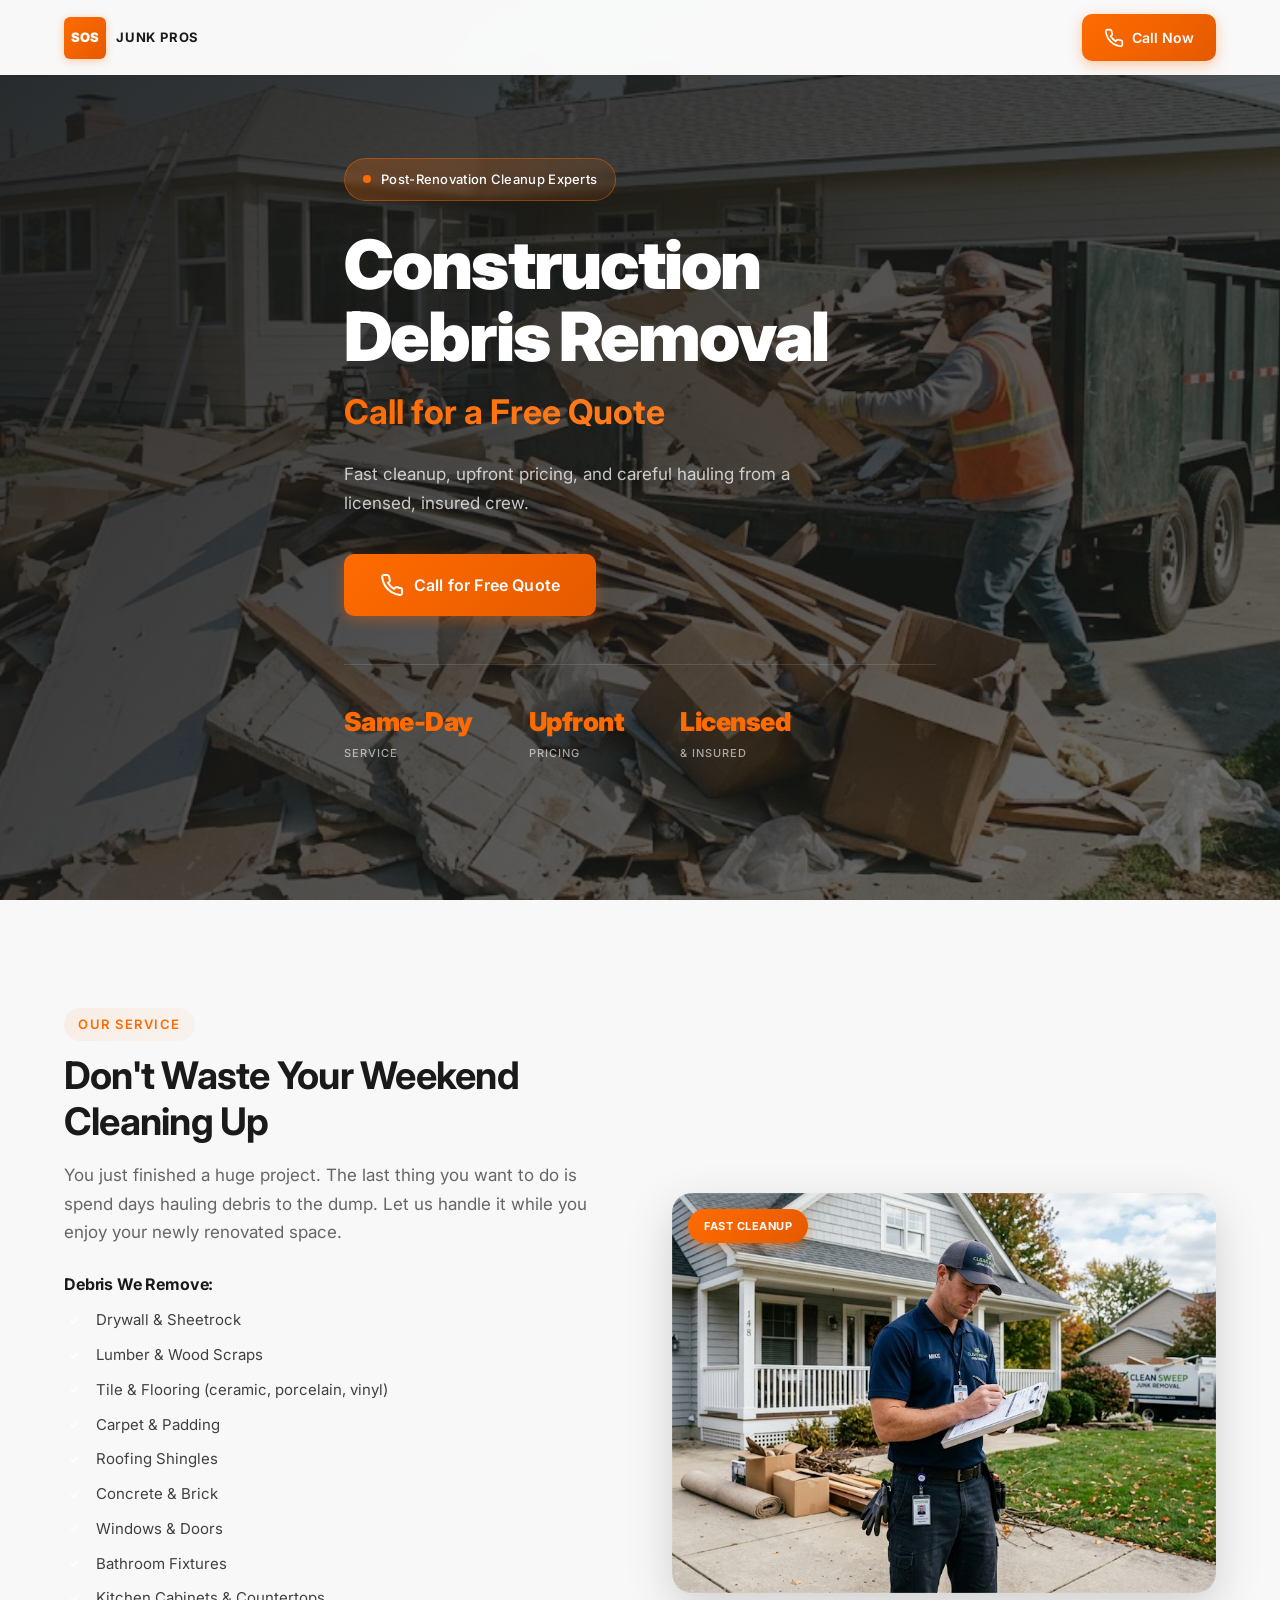
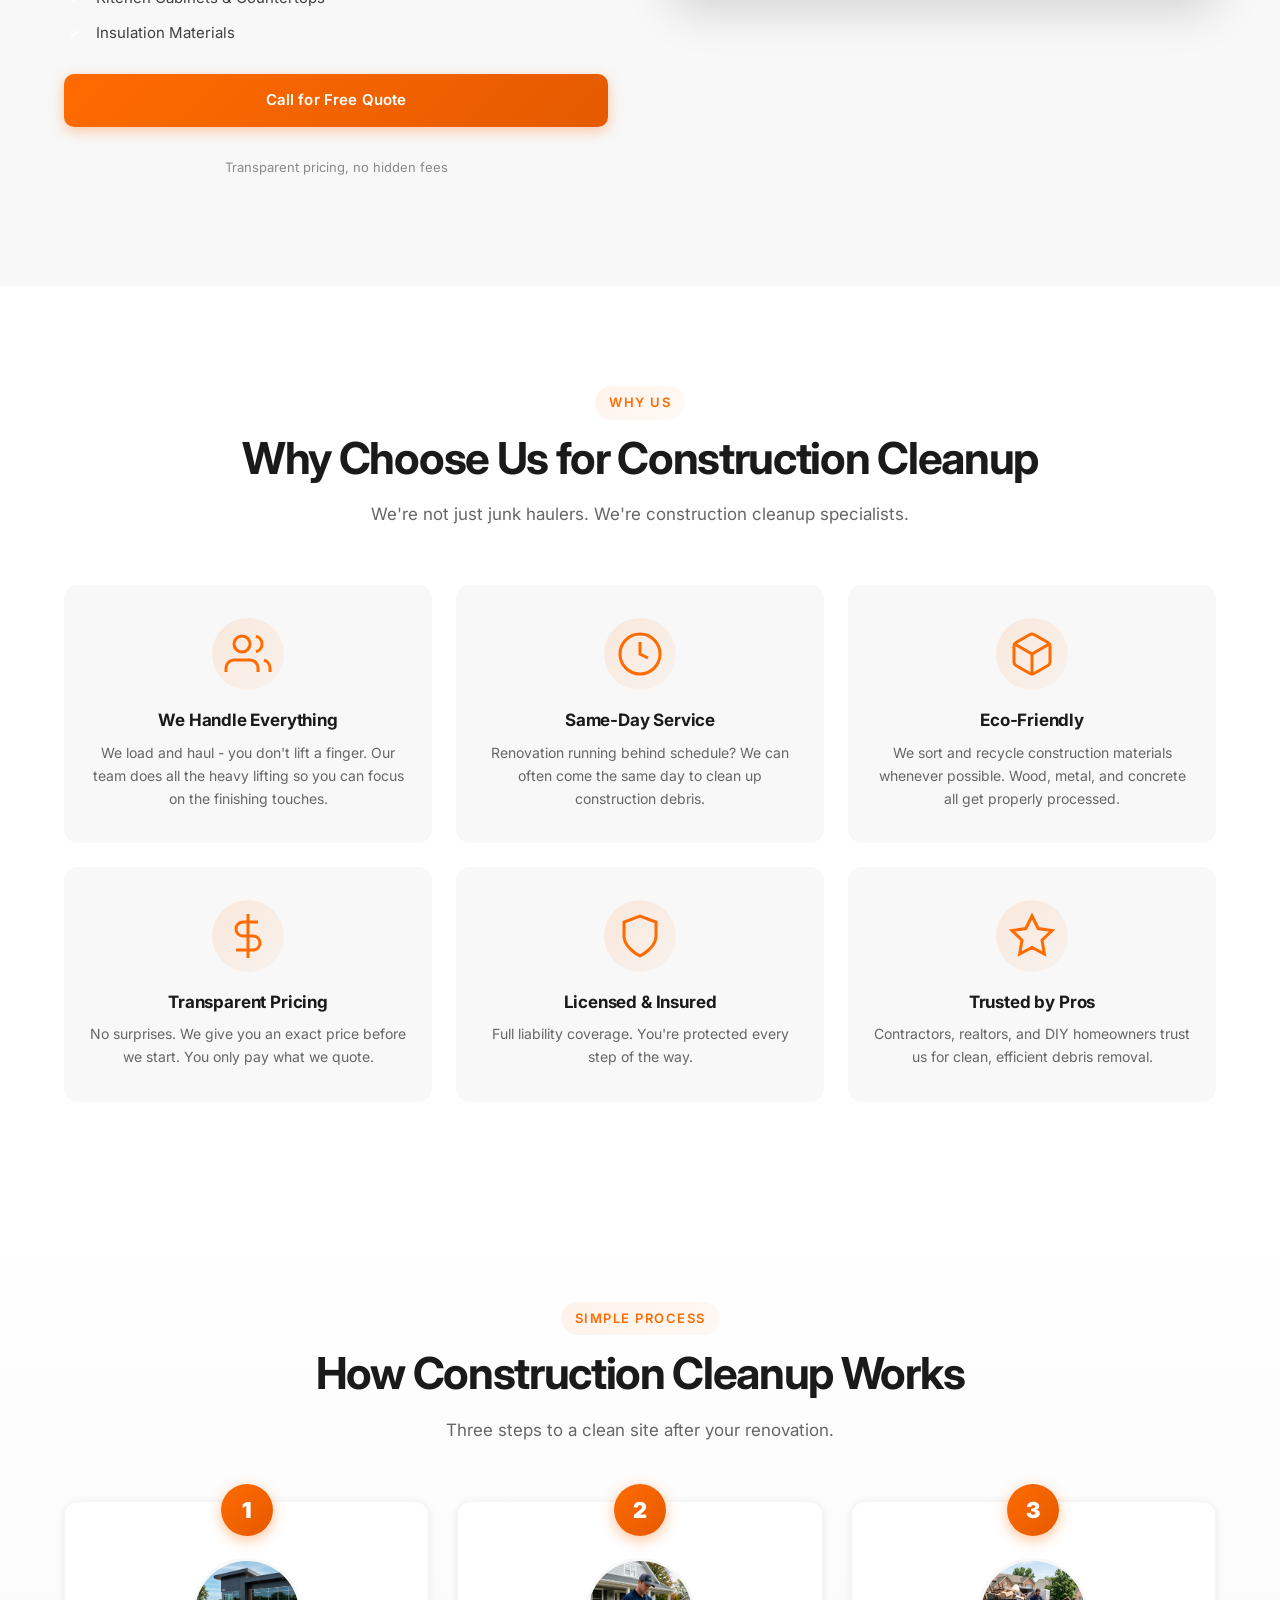
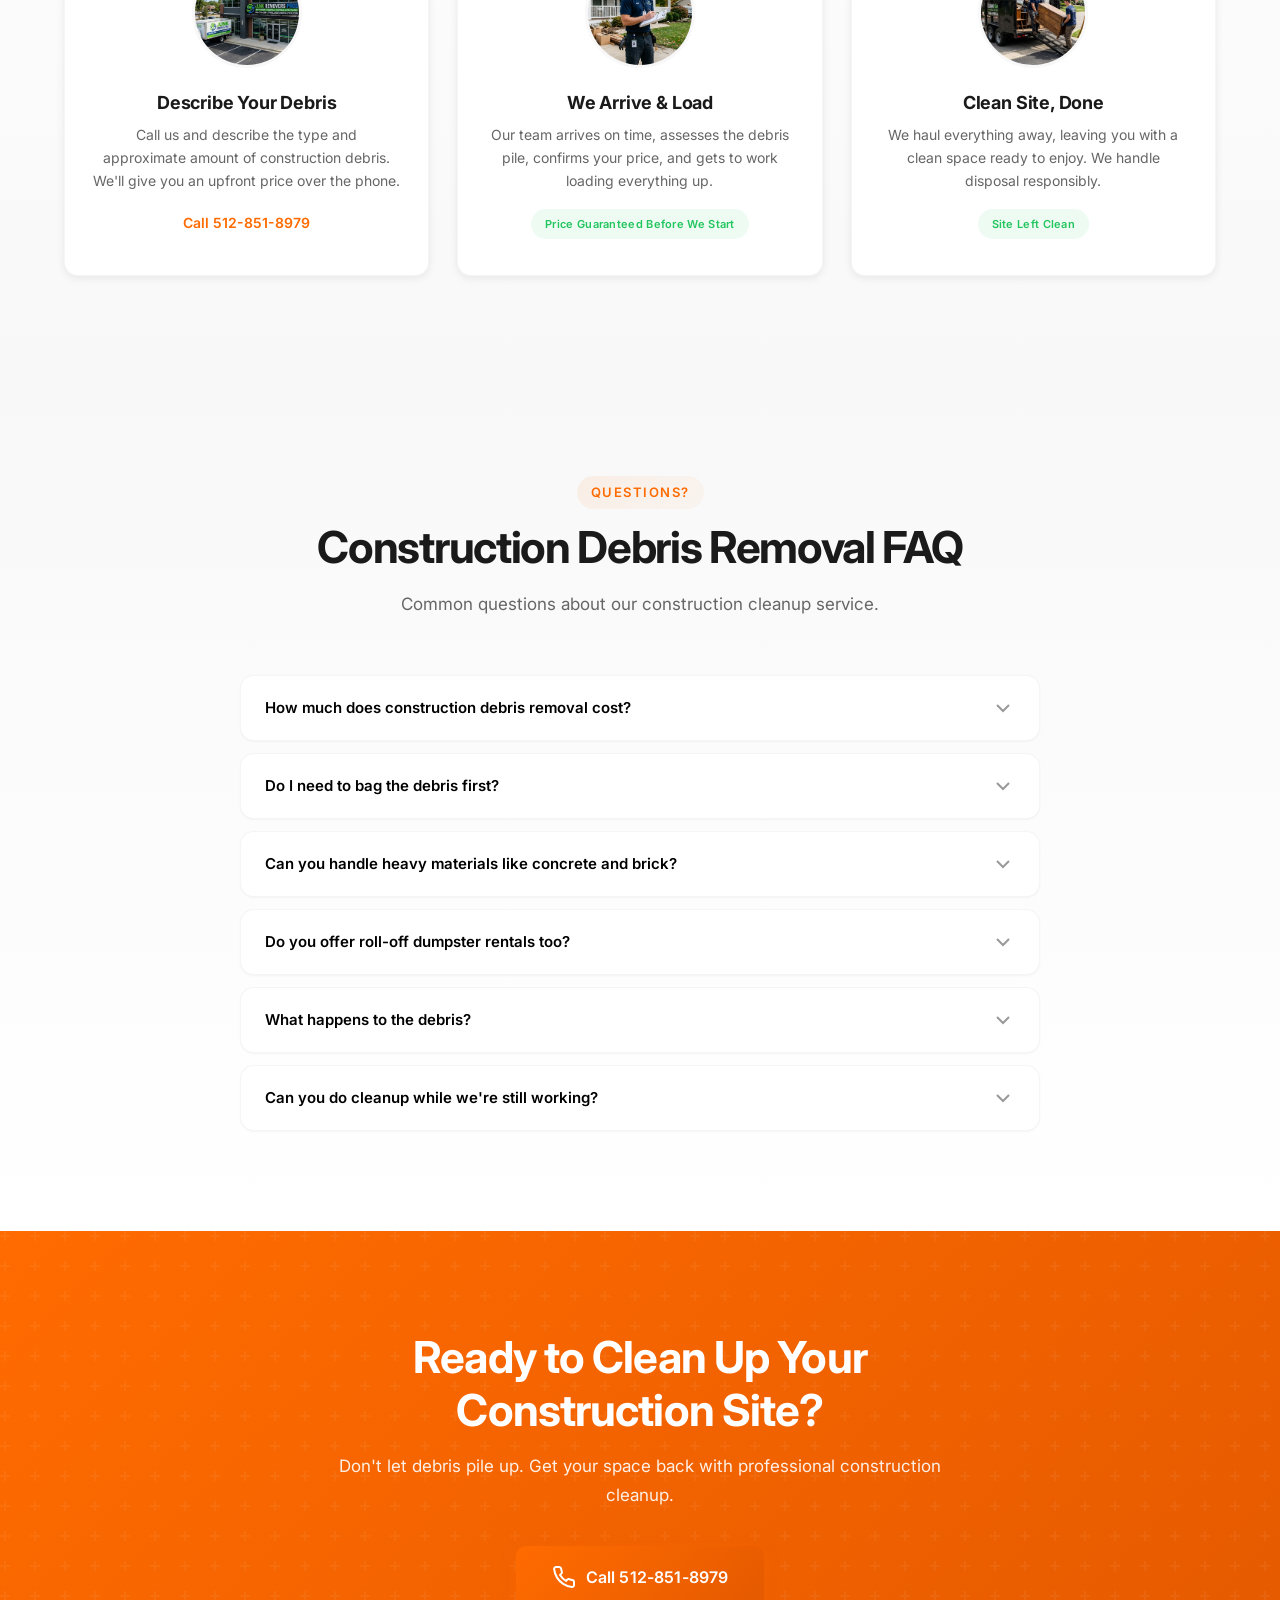
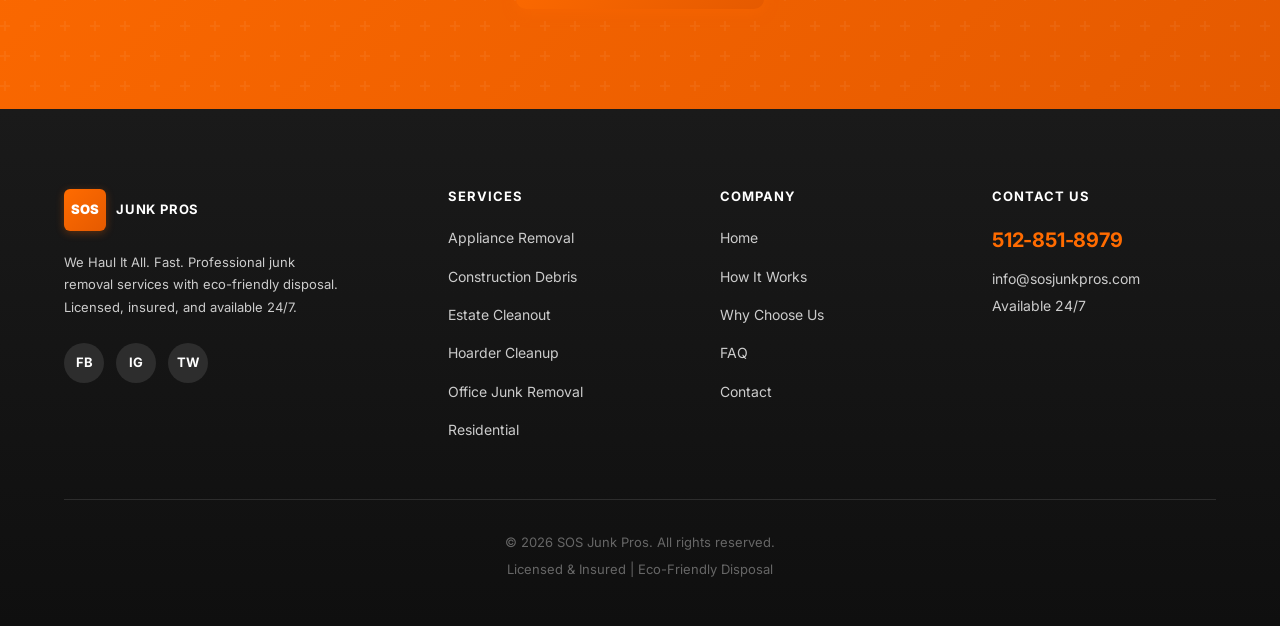
<file: construction-debris-removal.html>
<!DOCTYPE html>
<html lang="en">
<head>
    <meta charset="UTF-8">
    <meta name="viewport" content="width=device-width, initial-scale=1.0">
    <meta name="description" content="Construction debris removal service. We clean up drywall, lumber, tile, carpet, roofing materials and more. Same-day service available. Call 512-851-8979!">
    <meta name="keywords" content="construction debris removal, renovation cleanup, drywall disposal, lumber removal, roofing debris, post renovation cleanup">
    <meta name="robots" content="index, follow">
    <meta name="author" content="SOS Junk Pros">
    
    <meta property="og:title" content="Construction Debris Removal - SOS Junk Pros | We Haul It All. Fast.">
    <meta property="og:description" content="Post-renovation cleanup made easy. We remove all construction debris quickly and responsibly.">
    <meta property="og:type" content="website">
    <meta property="og:url" content="https://sosjunkpros.com/construction-debris-removal">
    
    <title>Construction Debris Removal | SOS Junk Pros - Post Renovation Cleanup</title>
    
    <link rel="preconnect" href="https://fonts.googleapis.com">
    <link rel="preconnect" href="https://fonts.gstatic.com" crossorigin>
    <link href="https://fonts.googleapis.com/css2?family=Inter:wght@400;500;600;700;800;900&display=swap" rel="stylesheet">
    
    <link rel="stylesheet" href="css/styles.css">

    <!-- Google tag (gtag.js) -->
    <script async src="https://www.googletagmanager.com/gtag/js?id=AW-18012488938"></script>
    <script>
      window.dataLayer = window.dataLayer || [];
      function gtag(){dataLayer.push(arguments);}
      gtag('js', new Date());
      gtag('config', 'AW-18012488938');
    </script>
    
    <script type="application/ld+json">
    {
        "@context": "https://schema.org",
        "@type": "LocalBusiness",
        "name": "SOS Junk Pros - Construction Debris",
        "description": "Construction debris removal and post-renovation cleanup service",
        "telephone": "+1-512-851-8979",
        "priceRange": "$$",
        "openingHours": "Mo-Su 00:00-23:59",
        "areaServed": "United States",
        "serviceType": "Construction Debris Removal"
    }
    </script>
</head>
<body class="service-page">
    <header class="sticky-header" id="header">
        <div class="header-container">
            <a href="index.html" class="logo">
                <span class="logo-icon">SOS</span>
                <span class="logo-text">JUNK PROS</span>
            </a>
            <a href="tel:+15128518979" class="header-cta">
                <svg width="20" height="20" viewBox="0 0 24 24" fill="none" stroke="currentColor" stroke-width="2">
                    <path d="M22 16.92v3a2 2 0 0 1-2.18 2 19.79 19.79 0 0 1-8.63-3.07 19.5 19.5 0 0 1-6-6 19.79 19.79 0 0 1-3.07-8.67A2 2 0 0 1 4.11 2h3a2 2 0 0 1 2 1.72 12.84 12.84 0 0 0 .7 2.81 2 2 0 0 1-.45 2.11L8.09 9.91a16 16 0 0 0 6 6l1.27-1.27a2 2 0 0 1 2.11-.45 12.84 12.84 0 0 0 2.81.7A2 2 0 0 1 22 16.92z"/>
                </svg>
                <span>Call Now</span>
            </a>
        </div>
    </header>

    <div class="mobile-call-bar">
        <a href="tel:+15128518979" class="mobile-call-btn">
            <svg width="24" height="24" viewBox="0 0 24 24" fill="none" stroke="currentColor" stroke-width="2">
                <path d="M22 16.92v3a2 2 0 0 1-2.18 2 19.79 19.79 0 0 1-8.63-3.07 19.5 19.5 0 0 1-6-6 19.79 19.79 0 0 1-3.07-8.67A2 2 0 0 1 4.11 2h3a2 2 0 0 1 2 1.72 12.84 12.84 0 0 0 .7 2.81 2 2 0 0 1-.45 2.11L8.09 9.91a16 16 0 0 0 6 6l1.27-1.27a2 2 0 0 1 2.11-.45 12.84 12.84 0 0 0 2.81.7A2 2 0 0 1 22 16.92z"/>
            </svg>
            Call Now - Free Quote
        </a>
    </div>

    <main>
        <section class="hero service-hero" id="home">
            <div class="hero-bg">
                <img src="images/construction-debris.jpg" alt="Construction debris pile ready for removal" loading="eager">
                <div class="hero-overlay"></div>
            </div>
            <div class="hero-content">
                <div class="hero-badge">
                    <span class="pulse"></span>
                    Post-Renovation Cleanup Experts
                </div>
                <h1>Construction Debris Removal<span class="geo-city-line" id="heroCityLine"><br><span id="heroCity"></span></span></h1>
                <p class="hero-subtitle">Call for a Free Quote</p>
                <p class="hero-text">Fast cleanup, upfront pricing, and careful hauling from a licensed, insured crew.</p>
                <div class="hero-cta-group">
                    <a href="tel:+15128518979" class="btn btn-primary btn-large">
                        <svg width="24" height="24" viewBox="0 0 24 24" fill="none" stroke="currentColor" stroke-width="2">
                            <path d="M22 16.92v3a2 2 0 0 1-2.18 2 19.79 19.79 0 0 1-8.63-3.07 19.5 19.5 0 0 1-6-6 19.79 19.79 0 0 1-3.07-8.67A2 2 0 0 1 4.11 2h3a2 2 0 0 1 2 1.72 12.84 12.84 0 0 0 .7 2.81 2 2 0 0 1-.45 2.11L8.09 9.91a16 16 0 0 0 6 6l1.27-1.27a2 2 0 0 1 2.11-.45 12.84 12.84 0 0 0 2.81.7A2 2 0 0 1 22 16.92z"/>
                        </svg>
                        Call for Free Quote
                    </a>
                </div>
                <div class="hero-trust">
                    <div class="trust-item">
                        <span class="trust-number">Same-Day</span>
                        <span class="trust-label">Service</span>
                    </div>
                    <div class="trust-item">
                        <span class="trust-number">Upfront</span>
                        <span class="trust-label">Pricing</span>
                    </div>
                    <div class="trust-item">
                        <span class="trust-number">Licensed</span>
                        <span class="trust-label">& Insured</span>
                    </div>
                </div>
            </div>
        </section>

        <section class="service-detail" id="details">
            <div class="container">
                <div class="service-detail-grid reverse">
                    <div class="service-detail-image">
                        <img src="images/step2-get-quote.jpg" alt="Construction workers cleaning up debris" loading="lazy">
                        <div class="image-badge">Fast Cleanup</div>
                    </div>
                    <div class="service-detail-content">
                        <span class="section-tag">Our Service</span>
                        <h2>Don't Waste Your Weekend Cleaning Up</h2>
                        <p class="lead">You just finished a huge project. The last thing you want to do is spend days hauling debris to the dump. Let us handle it while you enjoy your newly renovated space.</p>
                        
                        <h4>Debris We Remove:</h4>
                        <ul class="check-list">
                            <li>Drywall & Sheetrock</li>
                            <li>Lumber & Wood Scraps</li>
                            <li>Tile & Flooring (ceramic, porcelain, vinyl)</li>
                            <li>Carpet & Padding</li>
                            <li>Roofing Shingles</li>
                            <li>Concrete & Brick</li>
                            <li>Windows & Doors</li>
                            <li>Bathroom Fixtures</li>
                            <li>Kitchen Cabinets & Countertops</li>
                            <li>Insulation Materials</li>
                        </ul>
                        
                        <div class="service-cta">
                            <a href="tel:+15128518979" class="btn btn-primary">Call for Free Quote</a>
                            <span class="cta-note">Transparent pricing, no hidden fees</span>
                        </div>
                    </div>
                </div>
            </div>
        </section>

        <section class="why-us alt-bg" id="why-us">
            <div class="container">
                <div class="section-header">
                    <span class="section-tag">Why Us</span>
                    <h2>Why Choose Us for Construction Cleanup</h2>
                    <p>We're not just junk haulers. We're construction cleanup specialists.</p>
                </div>
                <div class="features-grid">
                    <div class="feature-card">
                        <div class="feature-icon">
                            <svg width="48" height="48" viewBox="0 0 24 24" fill="none" stroke="currentColor" stroke-width="1.5">
                                <path d="M17 21v-2a4 4 0 0 0-4-4H5a4 4 0 0 0-4 4v2"/>
                                <circle cx="9" cy="7" r="4"/>
                                <path d="M23 21v-2a4 4 0 0 0-3-3.87"/>
                                <path d="M16 3.13a4 4 0 0 1 0 7.75"/>
                            </svg>
                        </div>
                        <h3>We Handle Everything</h3>
                        <p>We load and haul - you don't lift a finger. Our team does all the heavy lifting so you can focus on the finishing touches.</p>
                    </div>
                    <div class="feature-card">
                        <div class="feature-icon">
                            <svg width="48" height="48" viewBox="0 0 24 24" fill="none" stroke="currentColor" stroke-width="1.5">
                                <circle cx="12" cy="12" r="10"/>
                                <polyline points="12 6 12 12 16 14"/>
                            </svg>
                        </div>
                        <h3>Same-Day Service</h3>
                        <p>Renovation running behind schedule? We can often come the same day to clean up construction debris.</p>
                    </div>
                    <div class="feature-card">
                        <div class="feature-icon">
                            <svg width="48" height="48" viewBox="0 0 24 24" fill="none" stroke="currentColor" stroke-width="1.5">
                                <path d="M21 16V8a2 2 0 0 0-1-1.73l-7-4a2 2 0 0 0-2 0l-7 4A2 2 0 0 0 3 8v8a2 2 0 0 0 1 1.73l7 4a2 2 0 0 0 2 0l7-4A2 2 0 0 0 21 16z"/>
                                <polyline points="3.27 6.96 12 12.01 20.73 6.96"/>
                                <line x1="12" y1="22.08" x2="12" y2="12"/>
                            </svg>
                        </div>
                        <h3>Eco-Friendly</h3>
                        <p>We sort and recycle construction materials whenever possible. Wood, metal, and concrete all get properly processed.</p>
                    </div>
                    <div class="feature-card">
                        <div class="feature-icon">
                            <svg width="48" height="48" viewBox="0 0 24 24" fill="none" stroke="currentColor" stroke-width="1.5">
                                <line x1="12" y1="1" x2="12" y2="23"/>
                                <path d="M17 5H9.5a3.5 3.5 0 0 0 0 7h5a3.5 3.5 0 0 1 0 7H6"/>
                            </svg>
                        </div>
                        <h3>Transparent Pricing</h3>
                        <p>No surprises. We give you an exact price before we start. You only pay what we quote.</p>
                    </div>
                    <div class="feature-card">
                        <div class="feature-icon">
                            <svg width="48" height="48" viewBox="0 0 24 24" fill="none" stroke="currentColor" stroke-width="1.5">
                                <path d="M12 22s8-4 8-10V5l-8-3-8 3v7c0 6 8 10 8 10z"/>
                            </svg>
                        </div>
                        <h3>Licensed & Insured</h3>
                        <p>Full liability coverage. You're protected every step of the way.</p>
                    </div>
                    <div class="feature-card">
                        <div class="feature-icon">
                            <svg width="48" height="48" viewBox="0 0 24 24" fill="none" stroke="currentColor" stroke-width="1.5">
                                <polygon points="12 2 15.09 8.26 22 9.27 17 14.14 18.18 21.02 12 17.77 5.82 21.02 7 14.14 2 9.27 8.91 8.26 12 2"/>
                            </svg>
                        </div>
                        <h3>Trusted by Pros</h3>
                        <p>Contractors, realtors, and DIY homeowners trust us for clean, efficient debris removal.</p>
                    </div>
                </div>
            </div>
        </section>

        <section class="how-it-works" id="how-it-works">
            <div class="container">
                <div class="section-header">
                    <span class="section-tag">Simple Process</span>
                    <h2>How Construction Cleanup Works</h2>
                    <p>Three steps to a clean site after your renovation.</p>
                </div>
                <div class="steps-grid">
                    <div class="step-card">
                        <div class="step-number">1</div>
                        <div class="step-icon">
                            <img src="images/step1-book-pickup.jpg" alt="Call us" loading="lazy">
                        </div>
                        <h3>Describe Your Debris</h3>
                        <p>Call us and describe the type and approximate amount of construction debris. We'll give you an upfront price over the phone.</p>
                        <a href="tel:+15128518979" class="step-cta">Call 512-851-8979</a>
                    </div>
                    <div class="step-card">
                        <div class="step-number">2</div>
                        <div class="step-icon">
                            <img src="images/step2-get-quote.jpg" alt="We arrive" loading="lazy">
                        </div>
                        <h3>We Arrive & Load</h3>
                        <p>Our team arrives on time, assesses the debris pile, confirms your price, and gets to work loading everything up.</p>
                        <span class="step-guarantee">Price Guaranteed Before We Start</span>
                    </div>
                    <div class="step-card">
                        <div class="step-number">3</div>
                        <div class="step-icon">
                            <img src="images/step3-haul-away.jpg" alt="Clean site" loading="lazy">
                        </div>
                        <h3>Clean Site, Done</h3>
                        <p>We haul everything away, leaving you with a clean space ready to enjoy. We handle disposal responsibly.</p>
                        <span class="step-guarantee">Site Left Clean</span>
                    </div>
                </div>
            </div>
        </section>

        <section class="faq" id="faq">
            <div class="container">
                <div class="section-header">
                    <span class="section-tag">Questions?</span>
                    <h2>Construction Debris Removal FAQ</h2>
                    <p>Common questions about our construction cleanup service.</p>
                </div>
                <div class="faq-list">
                    <div class="faq-item">
                        <button class="faq-question">
                            <span>How much does construction debris removal cost?</span>
                            <svg width="24" height="24" viewBox="0 0 24 24" fill="none" stroke="currentColor" stroke-width="2">
                                <polyline points="6 9 12 15 18 9"/>
                            </svg>
                        </button>
                        <div class="faq-answer">
                            <p>Costs vary based on the volume and type of debris. A small bathroom renovation might be $200-$400, while a full home renovation could be $500-$1500+. We always give you an exact price before we start - no surprises.</p>
                        </div>
                    </div>
                    <div class="faq-item">
                        <button class="faq-question">
                            <span>Do I need to bag the debris first?</span>
                            <svg width="24" height="24" viewBox="0 0 24 24" fill="none" stroke="currentColor" stroke-width="2">
                                <polyline points="6 9 12 15 18 9"/>
                            </svg>
                        </button>
                        <div class="faq-answer">
                            <p>No! Leave it as-is. We'll handle loading directly from your pile, bag, or container. No extra work on your end required.</p>
                        </div>
                    </div>
                    <div class="faq-item">
                        <button class="faq-question">
                            <span>Can you handle heavy materials like concrete and brick?</span>
                            <svg width="24" height="24" viewBox="0 0 24 24" fill="none" stroke="currentColor" stroke-width="2">
                                <polyline points="6 9 12 15 18 9"/>
                            </svg>
                        </button>
                        <div class="faq-answer">
                            <p>Yes. We have the equipment and manpower to handle heavy materials like concrete slabs, brick, and large chunks. Just let us know when you call so we can bring the right equipment.</p>
                        </div>
                    </div>
                    <div class="faq-item">
                        <button class="faq-question">
                            <span>Do you offer roll-off dumpster rentals too?</span>
                            <svg width="24" height="24" viewBox="0 0 24 24" fill="none" stroke="currentColor" stroke-width="2">
                                <polyline points="6 9 12 15 18 9"/>
                            </svg>
                        </button>
                        <div class="faq-answer">
                            <p>We focus on full-service removal where we do all the loading. If you need a dumpster for ongoing projects, we can recommend trusted partners who specialize in dumpster rentals.</p>
                        </div>
                    </div>
                    <div class="faq-item">
                        <button class="faq-question">
                            <span>What happens to the debris?</span>
                            <svg width="24" height="24" viewBox="0 0 24 24" fill="none" stroke="currentColor" stroke-width="2">
                                <polyline points="6 9 12 15 18 9"/>
                            </svg>
                        </button>
                        <div class="faq-answer">
                            <p>We sort and recycle as much as possible. Wood goes to biomass facilities, metal to scrap yards, concrete to recycling centers. We minimize landfill waste whenever we can.</p>
                        </div>
                    </div>
                    <div class="faq-item">
                        <button class="faq-question">
                            <span>Can you do cleanup while we're still working?</span>
                            <svg width="24" height="24" viewBox="0 0 24 24" fill="none" stroke="currentColor" stroke-width="2">
                                <polyline points="6 9 12 15 18 9"/>
                            </svg>
                        </button>
                        <div class="faq-answer">
                            <p>Absolutely. We can schedule pickups throughout your project to keep the site manageable, or do a final cleanup once you're done. Flexible scheduling is our specialty.</p>
                        </div>
                    </div>
                </div>
            </div>
        </section>

        <section class="cta-section">
            <div class="container">
                <div class="cta-content">
                    <h2>Ready to Clean Up Your Construction Site?</h2>
                    <p>Don't let debris pile up. Get your space back with professional construction cleanup.</p>
                    <div class="cta-buttons">
                        <a href="tel:+15128518979" class="btn btn-primary btn-large">
                            <svg width="24" height="24" viewBox="0 0 24 24" fill="none" stroke="currentColor" stroke-width="2">
                                <path d="M22 16.92v3a2 2 0 0 1-2.18 2 19.79 19.79 0 0 1-8.63-3.07 19.5 19.5 0 0 1-6-6 19.79 19.79 0 0 1-3.07-8.67A2 2 0 0 1 4.11 2h3a2 2 0 0 1 2 1.72 12.84 12.84 0 0 0 .7 2.81 2 2 0 0 1-.45 2.11L8.09 9.91a16 16 0 0 0 6 6l1.27-1.27a2 2 0 0 1 2.11-.45 12.84 12.84 0 0 0 2.81.7A2 2 0 0 1 22 16.92z"/>
                            </svg>
                            Call 512-851-8979
                        </a>
                    </div>
                </div>
            </div>
        </section>
    </main>

    <footer class="footer">
        <div class="container">
            <div class="footer-grid">
                <div class="footer-brand">
                    <a href="index.html" class="footer-logo">
                        <span class="logo-icon">SOS</span>
                        <span class="logo-text">JUNK PROS</span>
                    </a>
                    <p>We Haul It All. Fast. Professional junk removal services with eco-friendly disposal. Licensed, insured, and available 24/7.</p>
                    <div class="footer-social">
                        <a href="#" aria-label="Facebook">FB</a>
                        <a href="#" aria-label="Instagram">IG</a>
                        <a href="#" aria-label="Twitter">TW</a>
                    </div>
                </div>
                <div class="footer-links">
                    <h4>Services</h4>
                    <ul>
                        <li><a href="appliance-removal.html">Appliance Removal</a></li>
                        <li><a href="construction-debris-removal.html">Construction Debris</a></li>
                        <li><a href="estate-cleanout.html">Estate Cleanout</a></li>
                        <li><a href="hoarder-cleanup.html">Hoarder Cleanup</a></li>
                        <li><a href="office-junk-removal.html">Office Junk Removal</a></li>
                        <li><a href="residential-junk-removal.html">Residential</a></li>
                    </ul>
                </div>
                <div class="footer-links">
                    <h4>Company</h4>
                    <ul>
                        <li><a href="index.html">Home</a></li>
                        <li><a href="index.html#how-it-works">How It Works</a></li>
                        <li><a href="index.html#why-us">Why Choose Us</a></li>
                        <li><a href="index.html#faq">FAQ</a></li>
                        <li><a href="index.html#contact">Contact</a></li>
                    </ul>
                </div>
                <div class="footer-contact">
                    <h4>Contact Us</h4>
                    <a href="tel:+15128518979" class="footer-phone">512-851-8979</a>
                    <p>info@sosjunkpros.com</p>
                    <p>Available 24/7</p>
                </div>
            </div>
            <div class="footer-bottom">
                <p>&copy; 2026 SOS Junk Pros. All rights reserved.</p>
                <p>Licensed & Insured | Eco-Friendly Disposal</p>
            </div>
        </div>
    </footer>

    <script src="js/main.js"></script>
</body>
</html>
</file>
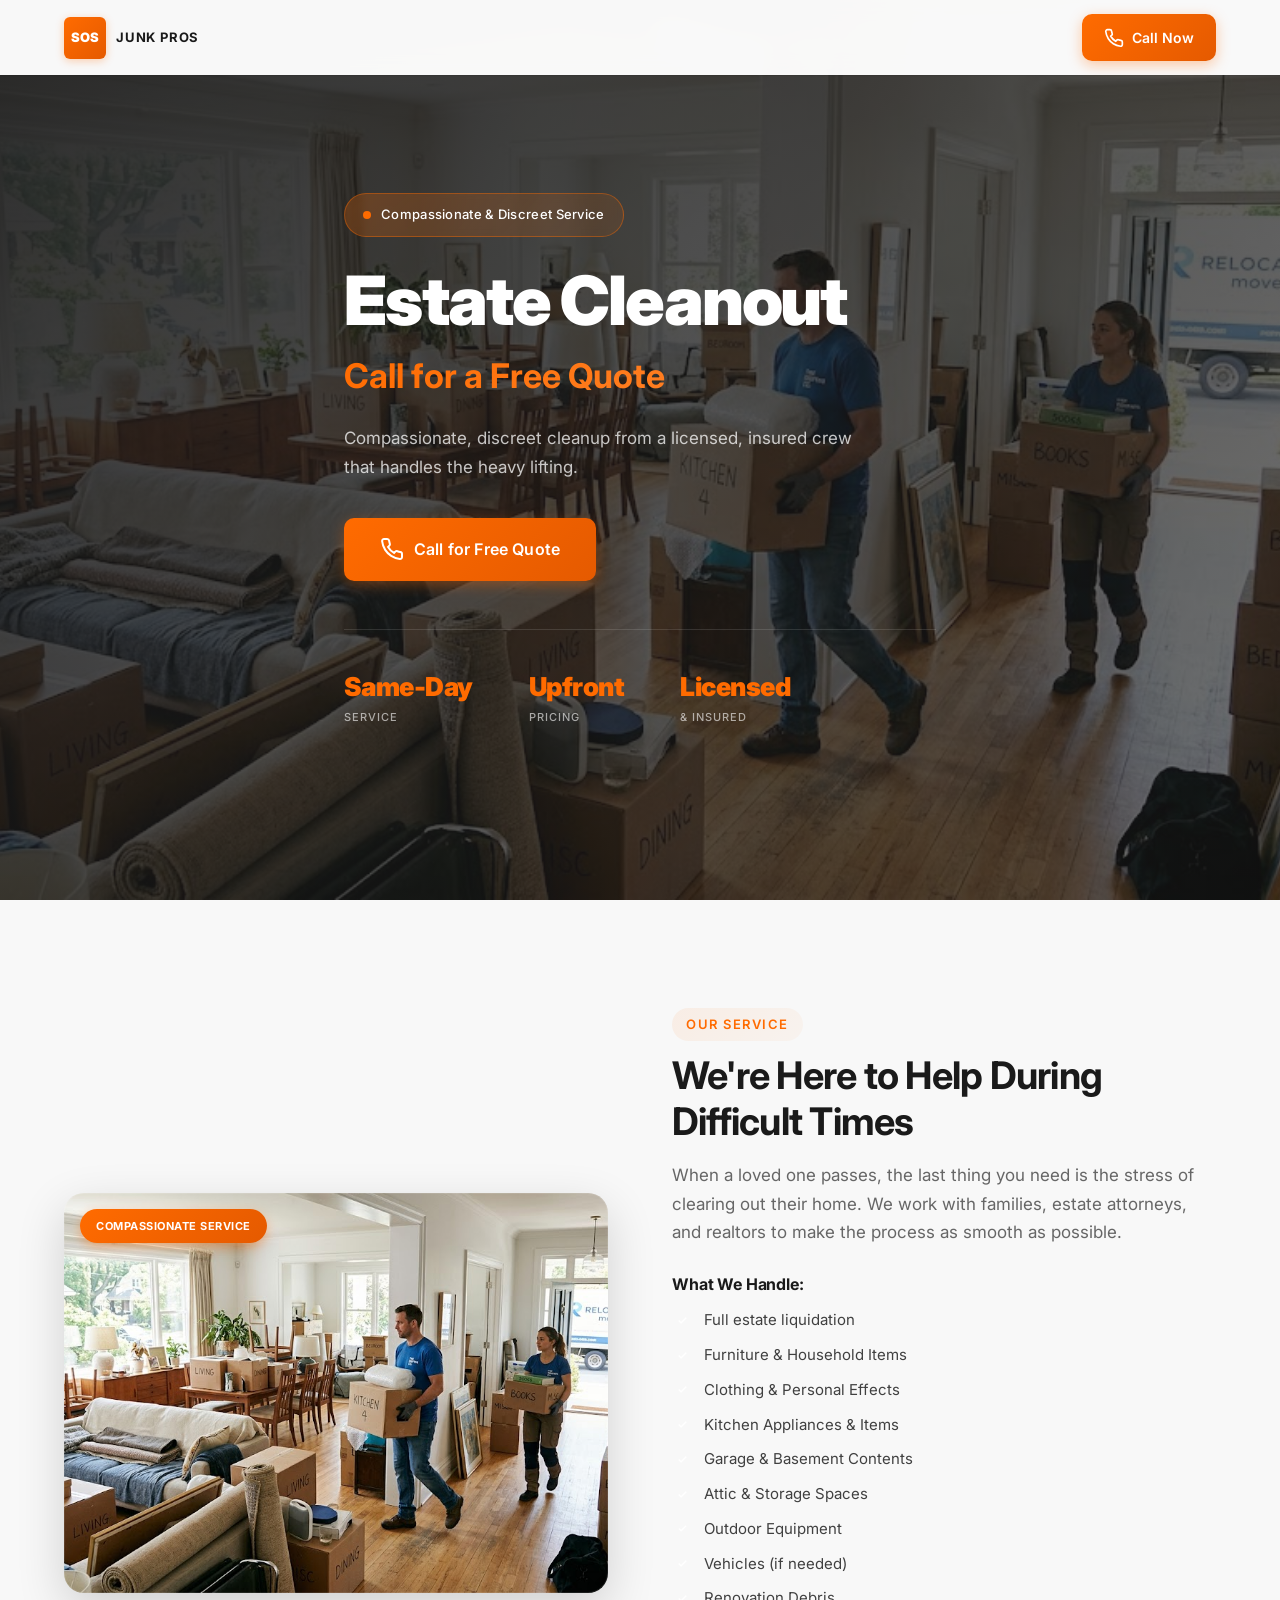
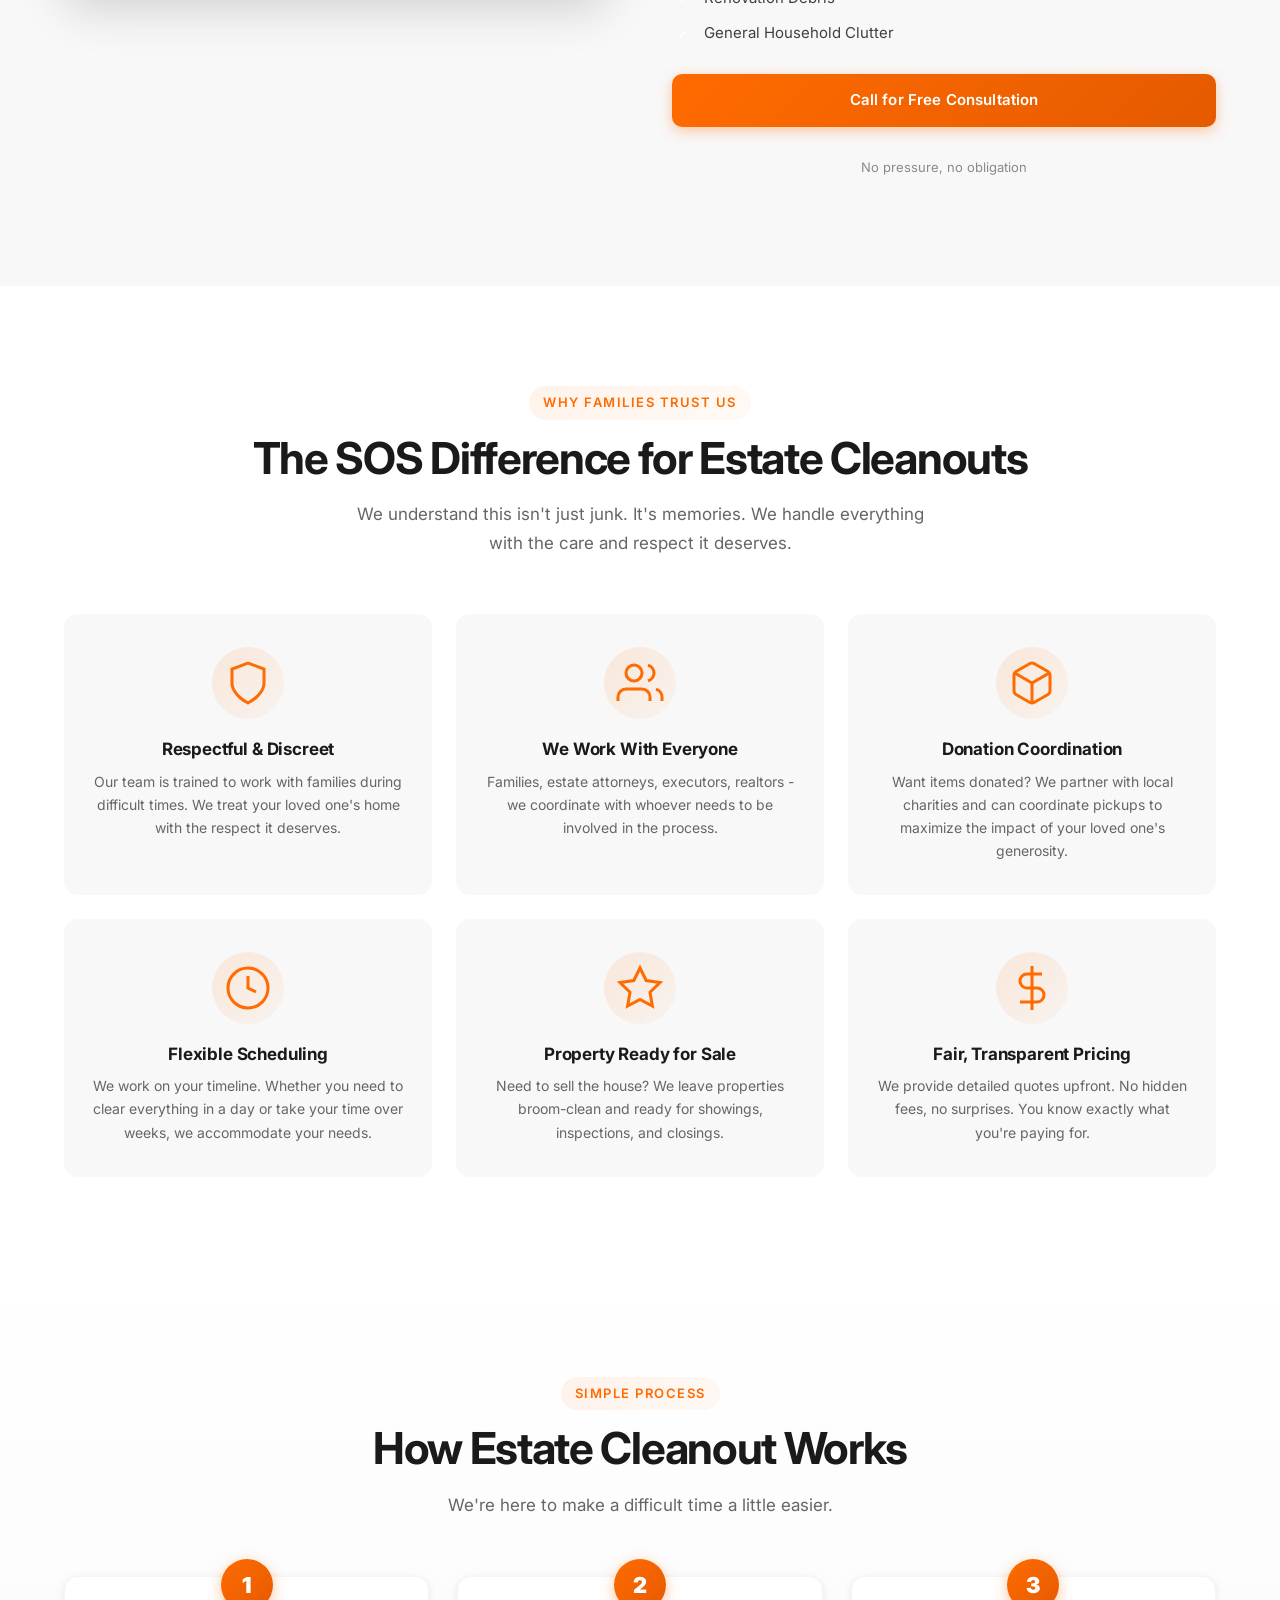
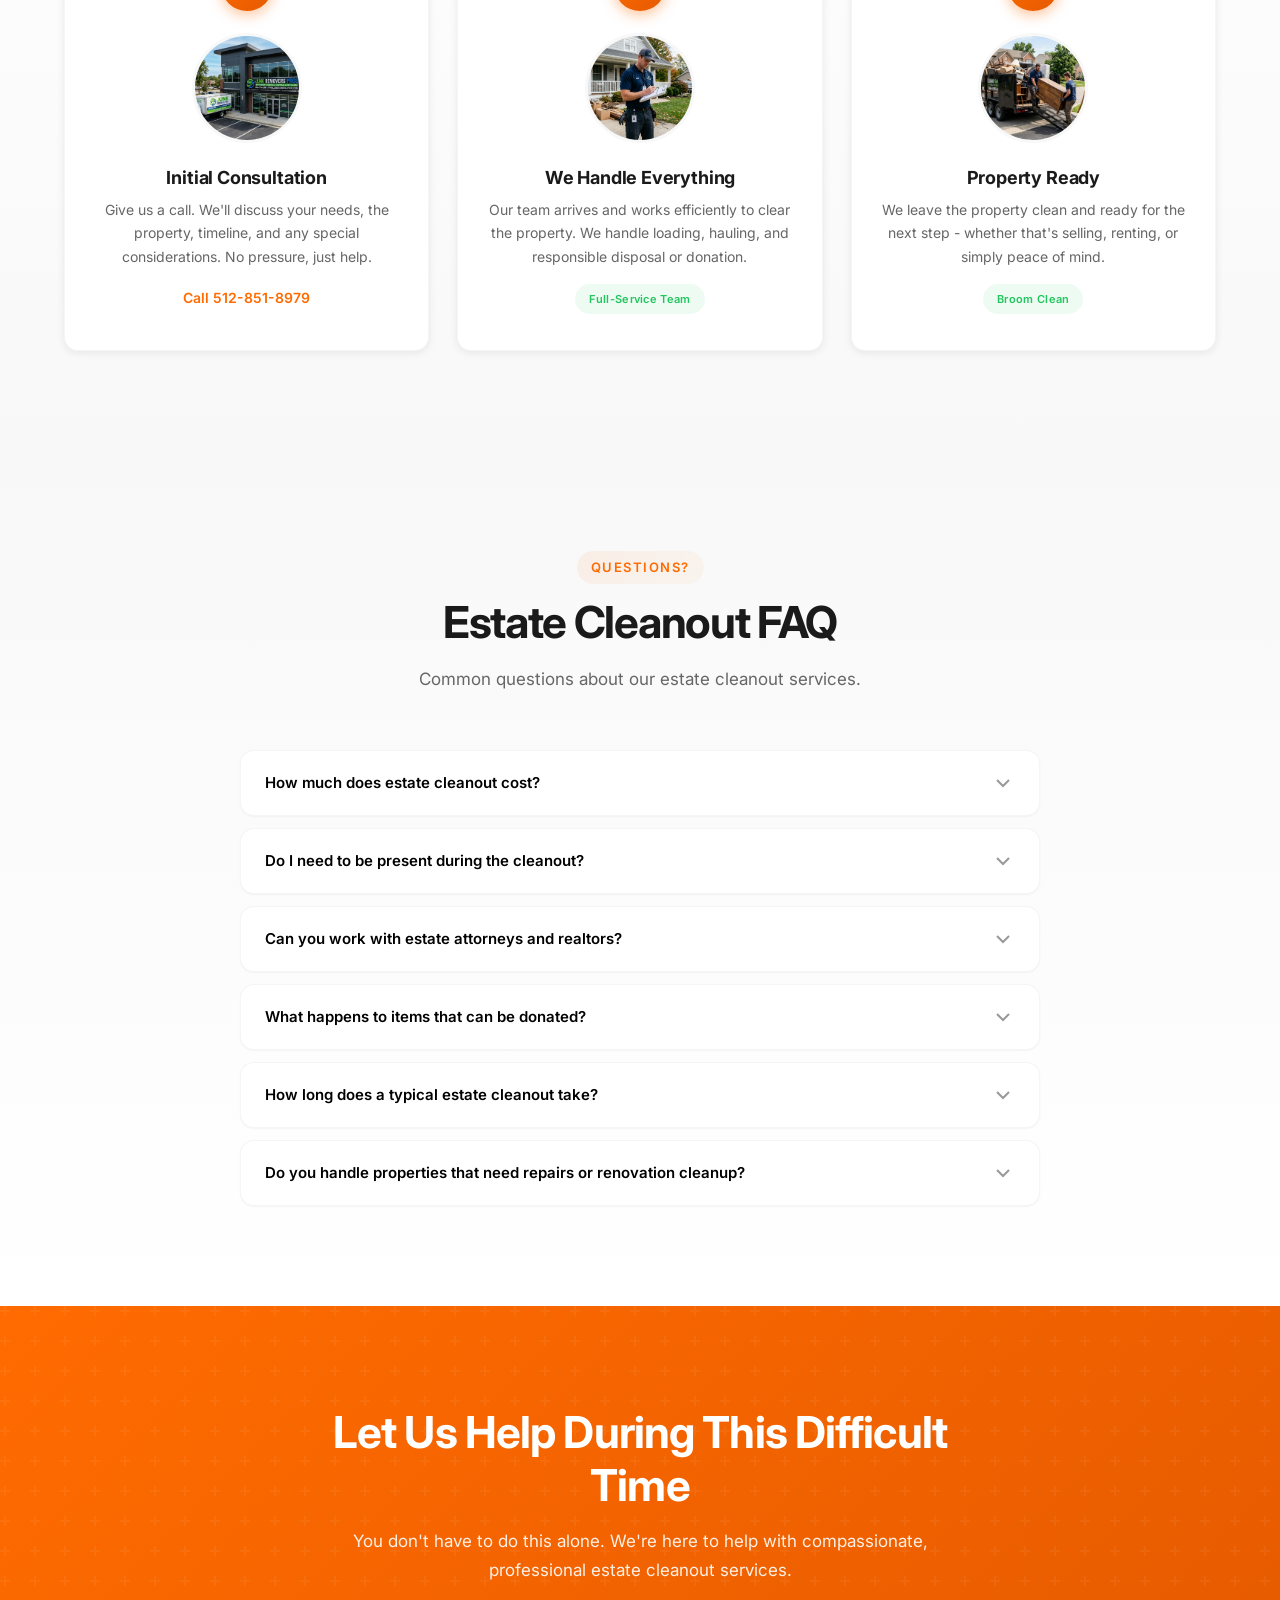
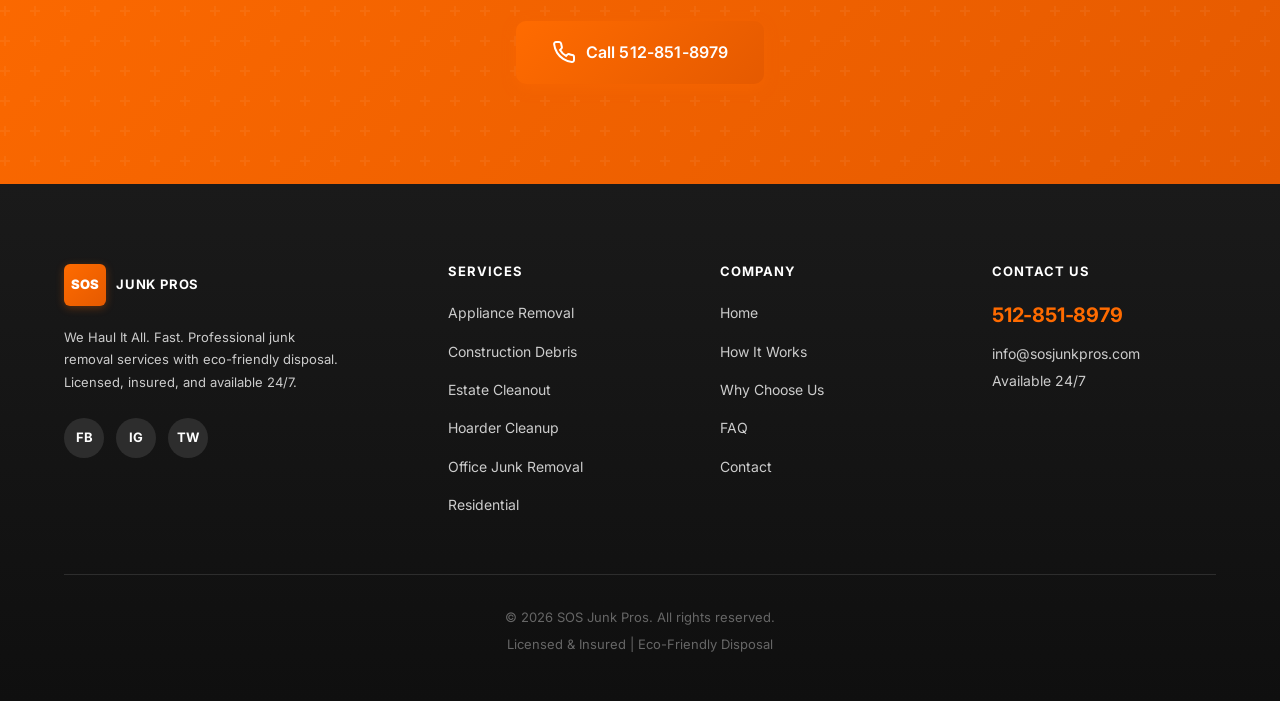
<file: estate-cleanout.html>
<!DOCTYPE html>
<html lang="en">
<head>
    <meta charset="UTF-8">
    <meta name="viewport" content="width=device-width, initial-scale=1.0">
    <meta name="description" content="Compassionate estate cleanout services. We help families clear out homes with care and respect. Available 24/7. Call 512-851-8979 for a free consultation.">
    <meta name="keywords" content="estate cleanout, estate sale cleanup, house cleanout, property cleanup, death cleanup, probate cleanup">
    <meta name="robots" content="index, follow">
    <meta name="author" content="SOS Junk Pros">
    
    <meta property="og:title" content="Estate Cleanout Services - SOS Junk Pros | Compassionate Help">
    <meta property="og:description" content="Losing a loved one is hard. Let us help with the overwhelming task of clearing out their home.">
    <meta property="og:type" content="website">
    <meta property="og:url" content="https://sosjunkpros.com/estate-cleanout">
    
    <title>Estate Cleanout Service | SOS Junk Pros - Compassionate Help When You Need It</title>
    
    <link rel="preconnect" href="https://fonts.googleapis.com">
    <link rel="preconnect" href="https://fonts.gstatic.com" crossorigin>
    <link href="https://fonts.googleapis.com/css2?family=Inter:wght@400;500;600;700;800;900&display=swap" rel="stylesheet">
    
    <link rel="stylesheet" href="css/styles.css">

    <!-- Google tag (gtag.js) -->
    <script async src="https://www.googletagmanager.com/gtag/js?id=AW-18012488938"></script>
    <script>
      window.dataLayer = window.dataLayer || [];
      function gtag(){dataLayer.push(arguments);}
      gtag('js', new Date());
      gtag('config', 'AW-18012488938');
    </script>
    
    <script type="application/ld+json">
    {
        "@context": "https://schema.org",
        "@type": "LocalBusiness",
        "name": "SOS Junk Pros - Estate Cleanout",
        "description": "Compassionate estate cleanout services for families",
        "telephone": "+1-512-851-8979",
        "priceRange": "$$",
        "openingHours": "Mo-Su 00:00-23:59",
        "areaServed": "United States",
        "serviceType": "Estate Cleanout"
    }
    </script>
</head>
<body class="service-page">
    <header class="sticky-header" id="header">
        <div class="header-container">
            <a href="index.html" class="logo">
                <span class="logo-icon">SOS</span>
                <span class="logo-text">JUNK PROS</span>
            </a>
            <a href="tel:+15128518979" class="header-cta">
                <svg width="20" height="20" viewBox="0 0 24 24" fill="none" stroke="currentColor" stroke-width="2">
                    <path d="M22 16.92v3a2 2 0 0 1-2.18 2 19.79 19.79 0 0 1-8.63-3.07 19.5 19.5 0 0 1-6-6 19.79 19.79 0 0 1-3.07-8.67A2 2 0 0 1 4.11 2h3a2 2 0 0 1 2 1.72 12.84 12.84 0 0 0 .7 2.81 2 2 0 0 1-.45 2.11L8.09 9.91a16 16 0 0 0 6 6l1.27-1.27a2 2 0 0 1 2.11-.45 12.84 12.84 0 0 0 2.81.7A2 2 0 0 1 22 16.92z"/>
                </svg>
                <span>Call Now</span>
            </a>
        </div>
    </header>

    <div class="mobile-call-bar">
        <a href="tel:+15128518979" class="mobile-call-btn">
            <svg width="24" height="24" viewBox="0 0 24 24" fill="none" stroke="currentColor" stroke-width="2">
                <path d="M22 16.92v3a2 2 0 0 1-2.18 2 19.79 19.79 0 0 1-8.63-3.07 19.5 19.5 0 0 1-6-6 19.79 19.79 0 0 1-3.07-8.67A2 2 0 0 1 4.11 2h3a2 2 0 0 1 2 1.72 12.84 12.84 0 0 0 .7 2.81 2 2 0 0 1-.45 2.11L8.09 9.91a16 16 0 0 0 6 6l1.27-1.27a2 2 0 0 1 2.11-.45 12.84 12.84 0 0 0 2.81.7A2 2 0 0 1 22 16.92z"/>
            </svg>
            Call Now - Free Quote
        </a>
    </div>

    <main>
        <section class="hero service-hero" id="home">
            <div class="hero-bg">
                <img src="images/estate-cleanout.jpg" alt="Family home being cleared after estate" loading="eager">
                <div class="hero-overlay"></div>
            </div>
            <div class="hero-content">
                <div class="hero-badge">
                    <span class="pulse"></span>
                    Compassionate & Discreet Service
                </div>
                <h1>Estate Cleanout<span class="geo-city-line" id="heroCityLine"><br><span id="heroCity"></span></span></h1>
                <p class="hero-subtitle">Call for a Free Quote</p>
                <p class="hero-text">Compassionate, discreet cleanup from a licensed, insured crew that handles the heavy lifting.</p>
                <div class="hero-cta-group">
                    <a href="tel:+15128518979" class="btn btn-primary btn-large">
                        <svg width="24" height="24" viewBox="0 0 24 24" fill="none" stroke="currentColor" stroke-width="2">
                            <path d="M22 16.92v3a2 2 0 0 1-2.18 2 19.79 19.79 0 0 1-8.63-3.07 19.5 19.5 0 0 1-6-6 19.79 19.79 0 0 1-3.07-8.67A2 2 0 0 1 4.11 2h3a2 2 0 0 1 2 1.72 12.84 12.84 0 0 0 .7 2.81 2 2 0 0 1-.45 2.11L8.09 9.91a16 16 0 0 0 6 6l1.27-1.27a2 2 0 0 1 2.11-.45 12.84 12.84 0 0 0 2.81.7A2 2 0 0 1 22 16.92z"/>
                        </svg>
                        Call for Free Quote
                    </a>
                </div>
                <div class="hero-trust">
                    <div class="trust-item">
                        <span class="trust-number">Same-Day</span>
                        <span class="trust-label">Service</span>
                    </div>
                    <div class="trust-item">
                        <span class="trust-number">Upfront</span>
                        <span class="trust-label">Pricing</span>
                    </div>
                    <div class="trust-item">
                        <span class="trust-number">Licensed</span>
                        <span class="trust-label">& Insured</span>
                    </div>
                </div>
            </div>
        </section>

        <section class="service-detail" id="details">
            <div class="container">
                <div class="service-detail-grid">
                    <div class="service-detail-image">
                        <img src="images/estate-cleanout.jpg" alt="Full house being estate cleaned" loading="lazy">
                        <div class="image-badge">Compassionate Service</div>
                    </div>
                    <div class="service-detail-content">
                        <span class="section-tag">Our Service</span>
                        <h2>We're Here to Help During Difficult Times</h2>
                        <p class="lead">When a loved one passes, the last thing you need is the stress of clearing out their home. We work with families, estate attorneys, and realtors to make the process as smooth as possible.</p>
                        
                        <h4>What We Handle:</h4>
                        <ul class="check-list">
                            <li>Full estate liquidation</li>
                            <li>Furniture & Household Items</li>
                            <li>Clothing & Personal Effects</li>
                            <li>Kitchen Appliances & Items</li>
                            <li>Garage & Basement Contents</li>
                            <li>Attic & Storage Spaces</li>
                            <li>Outdoor Equipment</li>
                            <li>Vehicles (if needed)</li>
                            <li>Renovation Debris</li>
                            <li>General Household Clutter</li>
                        </ul>
                        
                        <div class="service-cta">
                            <a href="tel:+15128518979" class="btn btn-primary">Call for Free Consultation</a>
                            <span class="cta-note">No pressure, no obligation</span>
                        </div>
                    </div>
                </div>
            </div>
        </section>

        <section class="why-us alt-bg" id="why-us">
            <div class="container">
                <div class="section-header">
                    <span class="section-tag">Why Families Trust Us</span>
                    <h2>The SOS Difference for Estate Cleanouts</h2>
                    <p>We understand this isn't just junk. It's memories. We handle everything with the care and respect it deserves.</p>
                </div>
                <div class="features-grid">
                    <div class="feature-card">
                        <div class="feature-icon">
                            <svg width="48" height="48" viewBox="0 0 24 24" fill="none" stroke="currentColor" stroke-width="1.5">
                                <path d="M12 22s8-4 8-10V5l-8-3-8 3v7c0 6 8 10 8 10z"/>
                            </svg>
                        </div>
                        <h3>Respectful & Discreet</h3>
                        <p>Our team is trained to work with families during difficult times. We treat your loved one's home with the respect it deserves.</p>
                    </div>
                    <div class="feature-card">
                        <div class="feature-icon">
                            <svg width="48" height="48" viewBox="0 0 24 24" fill="none" stroke="currentColor" stroke-width="1.5">
                                <path d="M17 21v-2a4 4 0 0 0-4-4H5a4 4 0 0 0-4 4v2"/>
                                <circle cx="9" cy="7" r="4"/>
                                <path d="M23 21v-2a4 4 0 0 0-3-3.87"/>
                                <path d="M16 3.13a4 4 0 0 1 0 7.75"/>
                            </svg>
                        </div>
                        <h3>We Work With Everyone</h3>
                        <p>Families, estate attorneys, executors, realtors - we coordinate with whoever needs to be involved in the process.</p>
                    </div>
                    <div class="feature-card">
                        <div class="feature-icon">
                            <svg width="48" height="48" viewBox="0 0 24 24" fill="none" stroke="currentColor" stroke-width="1.5">
                                <path d="M21 16V8a2 2 0 0 0-1-1.73l-7-4a2 2 0 0 0-2 0l-7 4A2 2 0 0 0 3 8v8a2 2 0 0 0 1 1.73l7 4a2 2 0 0 0 2 0l7-4A2 2 0 0 0 21 16z"/>
                                <polyline points="3.27 6.96 12 12.01 20.73 6.96"/>
                                <line x1="12" y1="22.08" x2="12" y2="12"/>
                            </svg>
                        </div>
                        <h3>Donation Coordination</h3>
                        <p>Want items donated? We partner with local charities and can coordinate pickups to maximize the impact of your loved one's generosity.</p>
                    </div>
                    <div class="feature-card">
                        <div class="feature-icon">
                            <svg width="48" height="48" viewBox="0 0 24 24" fill="none" stroke="currentColor" stroke-width="1.5">
                                <circle cx="12" cy="12" r="10"/>
                                <polyline points="12 6 12 12 16 14"/>
                            </svg>
                        </div>
                        <h3>Flexible Scheduling</h3>
                        <p>We work on your timeline. Whether you need to clear everything in a day or take your time over weeks, we accommodate your needs.</p>
                    </div>
                    <div class="feature-card">
                        <div class="feature-icon">
                            <svg width="48" height="48" viewBox="0 0 24 24" fill="none" stroke="currentColor" stroke-width="1.5">
                                <polygon points="12 2 15.09 8.26 22 9.27 17 14.14 18.18 21.02 12 17.77 5.82 21.02 7 14.14 2 9.27 8.91 8.26 12 2"/>
                            </svg>
                        </div>
                        <h3>Property Ready for Sale</h3>
                        <p>Need to sell the house? We leave properties broom-clean and ready for showings, inspections, and closings.</p>
                    </div>
                    <div class="feature-card">
                        <div class="feature-icon">
                            <svg width="48" height="48" viewBox="0 0 24 24" fill="none" stroke="currentColor" stroke-width="1.5">
                                <line x1="12" y1="1" x2="12" y2="23"/>
                                <path d="M17 5H9.5a3.5 3.5 0 0 0 0 7h5a3.5 3.5 0 0 1 0 7H6"/>
                            </svg>
                        </div>
                        <h3>Fair, Transparent Pricing</h3>
                        <p>We provide detailed quotes upfront. No hidden fees, no surprises. You know exactly what you're paying for.</p>
                    </div>
                </div>
            </div>
        </section>

        <section class="how-it-works" id="how-it-works">
            <div class="container">
                <div class="section-header">
                    <span class="section-tag">Simple Process</span>
                    <h2>How Estate Cleanout Works</h2>
                    <p>We're here to make a difficult time a little easier.</p>
                </div>
                <div class="steps-grid">
                    <div class="step-card">
                        <div class="step-number">1</div>
                        <div class="step-icon">
                            <img src="images/step1-book-pickup.jpg" alt="Initial call" loading="lazy">
                        </div>
                        <h3>Initial Consultation</h3>
                        <p>Give us a call. We'll discuss your needs, the property, timeline, and any special considerations. No pressure, just help.</p>
                        <a href="tel:+15128518979" class="step-cta">Call 512-851-8979</a>
                    </div>
                    <div class="step-card">
                        <div class="step-number">2</div>
                        <div class="step-icon">
                            <img src="images/step2-get-quote.jpg" alt="We work" loading="lazy">
                        </div>
                        <h3>We Handle Everything</h3>
                        <p>Our team arrives and works efficiently to clear the property. We handle loading, hauling, and responsible disposal or donation.</p>
                        <span class="step-guarantee">Full-Service Team</span>
                    </div>
                    <div class="step-card">
                        <div class="step-number">3</div>
                        <div class="step-icon">
                            <img src="images/step3-haul-away.jpg" alt="Done" loading="lazy">
                        </div>
                        <h3>Property Ready</h3>
                        <p>We leave the property clean and ready for the next step - whether that's selling, renting, or simply peace of mind.</p>
                        <span class="step-guarantee">Broom Clean</span>
                    </div>
                </div>
            </div>
        </section>

        <section class="faq" id="faq">
            <div class="container">
                <div class="section-header">
                    <span class="section-tag">Questions?</span>
                    <h2>Estate Cleanout FAQ</h2>
                    <p>Common questions about our estate cleanout services.</p>
                </div>
                <div class="faq-list">
                    <div class="faq-item">
                        <button class="faq-question">
                            <span>How much does estate cleanout cost?</span>
                            <svg width="24" height="24" viewBox="0 0 24 24" fill="none" stroke="currentColor" stroke-width="2">
                                <polyline points="6 9 12 15 18 9"/>
                            </svg>
                        </button>
                        <div class="faq-answer">
                            <p>Costs vary widely based on the property size, amount of contents, and access. A small apartment might be $300-$500, while a full family home with decades of belongings could be $1000-$3000+. We provide detailed quotes after understanding the scope of work.</p>
                        </div>
                    </div>
                    <div class="faq-item">
                        <button class="faq-question">
                            <span>Do I need to be present during the cleanout?</span>
                            <svg width="24" height="24" viewBox="0 0 24 24" fill="none" stroke="currentColor" stroke-width="2">
                                <polyline points="6 9 12 15 18 9"/>
                            </svg>
                        </button>
                        <div class="faq-answer">
                            <p>Not necessarily. Many of our estate clients live out of state or have busy schedules. We can handle everything and keep you updated with photos and progress. If you want to be there, that's fine too - we work with your preferences.</p>
                        </div>
                    </div>
                    <div class="faq-item">
                        <button class="faq-question">
                            <span>Can you work with estate attorneys and realtors?</span>
                            <svg width="24" height="24" viewBox="0 0 24 24" fill="none" stroke="currentColor" stroke-width="2">
                                <polyline points="6 9 12 15 18 9"/>
                            </svg>
                        </button>
                        <div class="faq-answer">
                            <p>Absolutely. We regularly coordinate with estate attorneys, executors, and realtors. We can provide detailed invoices, documentation for probate, and work within the timelines required by estate proceedings.</p>
                        </div>
                    </div>
                    <div class="faq-item">
                        <button class="faq-question">
                            <span>What happens to items that can be donated?</span>
                            <svg width="24" height="24" viewBox="0 0 24 24" fill="none" stroke="currentColor" stroke-width="2">
                                <polyline points="6 9 12 15 18 9"/>
                            </svg>
                        </button>
                        <div class="faq-answer">
                            <p>We partner with local charities and can coordinate donations. Furniture, clothing, kitchen items, and more can find new homes. We provide donation receipts and documentation for tax purposes.</p>
                        </div>
                    </div>
                    <div class="faq-item">
                        <button class="faq-question">
                            <span>How long does a typical estate cleanout take?</span>
                            <svg width="24" height="24" viewBox="0 0 24 24" fill="none" stroke="currentColor" stroke-width="2">
                                <polyline points="6 9 12 15 18 9"/>
                            </svg>
                        </button>
                        <div class="faq-answer">
                            <p>It depends on the property. A small apartment might take half a day. A full family home with lots of belongings might take 1-3 days. We work efficiently while being thorough and respectful.</p>
                        </div>
                    </div>
                    <div class="faq-item">
                        <button class="faq-question">
                            <span>Do you handle properties that need repairs or renovation cleanup?</span>
                            <svg width="24" height="24" viewBox="0 0 24 24" fill="none" stroke="currentColor" stroke-width="2">
                                <polyline points="6 9 12 15 18 9"/>
                            </svg>
                        </button>
                        <div class="faq-answer">
                            <p>Yes. We handle both contents cleanout and construction/renovation debris. If the property needs both, we can handle everything in one sweep.</p>
                        </div>
                    </div>
                </div>
            </div>
        </section>

        <section class="cta-section">
            <div class="container">
                <div class="cta-content">
                    <h2>Let Us Help During This Difficult Time</h2>
                    <p>You don't have to do this alone. We're here to help with compassionate, professional estate cleanout services.</p>
                    <div class="cta-buttons">
                        <a href="tel:+15128518979" class="btn btn-primary btn-large">
                            <svg width="24" height="24" viewBox="0 0 24 24" fill="none" stroke="currentColor" stroke-width="2">
                                <path d="M22 16.92v3a2 2 0 0 1-2.18 2 19.79 19.79 0 0 1-8.63-3.07 19.5 19.5 0 0 1-6-6 19.79 19.79 0 0 1-3.07-8.67A2 2 0 0 1 4.11 2h3a2 2 0 0 1 2 1.72 12.84 12.84 0 0 0 .7 2.81 2 2 0 0 1-.45 2.11L8.09 9.91a16 16 0 0 0 6 6l1.27-1.27a2 2 0 0 1 2.11-.45 12.84 12.84 0 0 0 2.81.7A2 2 0 0 1 22 16.92z"/>
                            </svg>
                            Call 512-851-8979
                        </a>
                    </div>
                </div>
            </div>
        </section>
    </main>

    <footer class="footer">
        <div class="container">
            <div class="footer-grid">
                <div class="footer-brand">
                    <a href="index.html" class="footer-logo">
                        <span class="logo-icon">SOS</span>
                        <span class="logo-text">JUNK PROS</span>
                    </a>
                    <p>We Haul It All. Fast. Professional junk removal services with eco-friendly disposal. Licensed, insured, and available 24/7.</p>
                    <div class="footer-social">
                        <a href="#" aria-label="Facebook">FB</a>
                        <a href="#" aria-label="Instagram">IG</a>
                        <a href="#" aria-label="Twitter">TW</a>
                    </div>
                </div>
                <div class="footer-links">
                    <h4>Services</h4>
                    <ul>
                        <li><a href="appliance-removal.html">Appliance Removal</a></li>
                        <li><a href="construction-debris-removal.html">Construction Debris</a></li>
                        <li><a href="estate-cleanout.html">Estate Cleanout</a></li>
                        <li><a href="hoarder-cleanup.html">Hoarder Cleanup</a></li>
                        <li><a href="office-junk-removal.html">Office Junk Removal</a></li>
                        <li><a href="residential-junk-removal.html">Residential</a></li>
                    </ul>
                </div>
                <div class="footer-links">
                    <h4>Company</h4>
                    <ul>
                        <li><a href="index.html">Home</a></li>
                        <li><a href="index.html#how-it-works">How It Works</a></li>
                        <li><a href="index.html#why-us">Why Choose Us</a></li>
                        <li><a href="index.html#faq">FAQ</a></li>
                        <li><a href="index.html#contact">Contact</a></li>
                    </ul>
                </div>
                <div class="footer-contact">
                    <h4>Contact Us</h4>
                    <a href="tel:+15128518979" class="footer-phone">512-851-8979</a>
                    <p>info@sosjunkpros.com</p>
                    <p>Available 24/7</p>
                </div>
            </div>
            <div class="footer-bottom">
                <p>&copy; 2026 SOS Junk Pros. All rights reserved.</p>
                <p>Licensed & Insured | Eco-Friendly Disposal</p>
            </div>
        </div>
    </footer>

    <script src="js/main.js"></script>
</body>
</html>
</file>
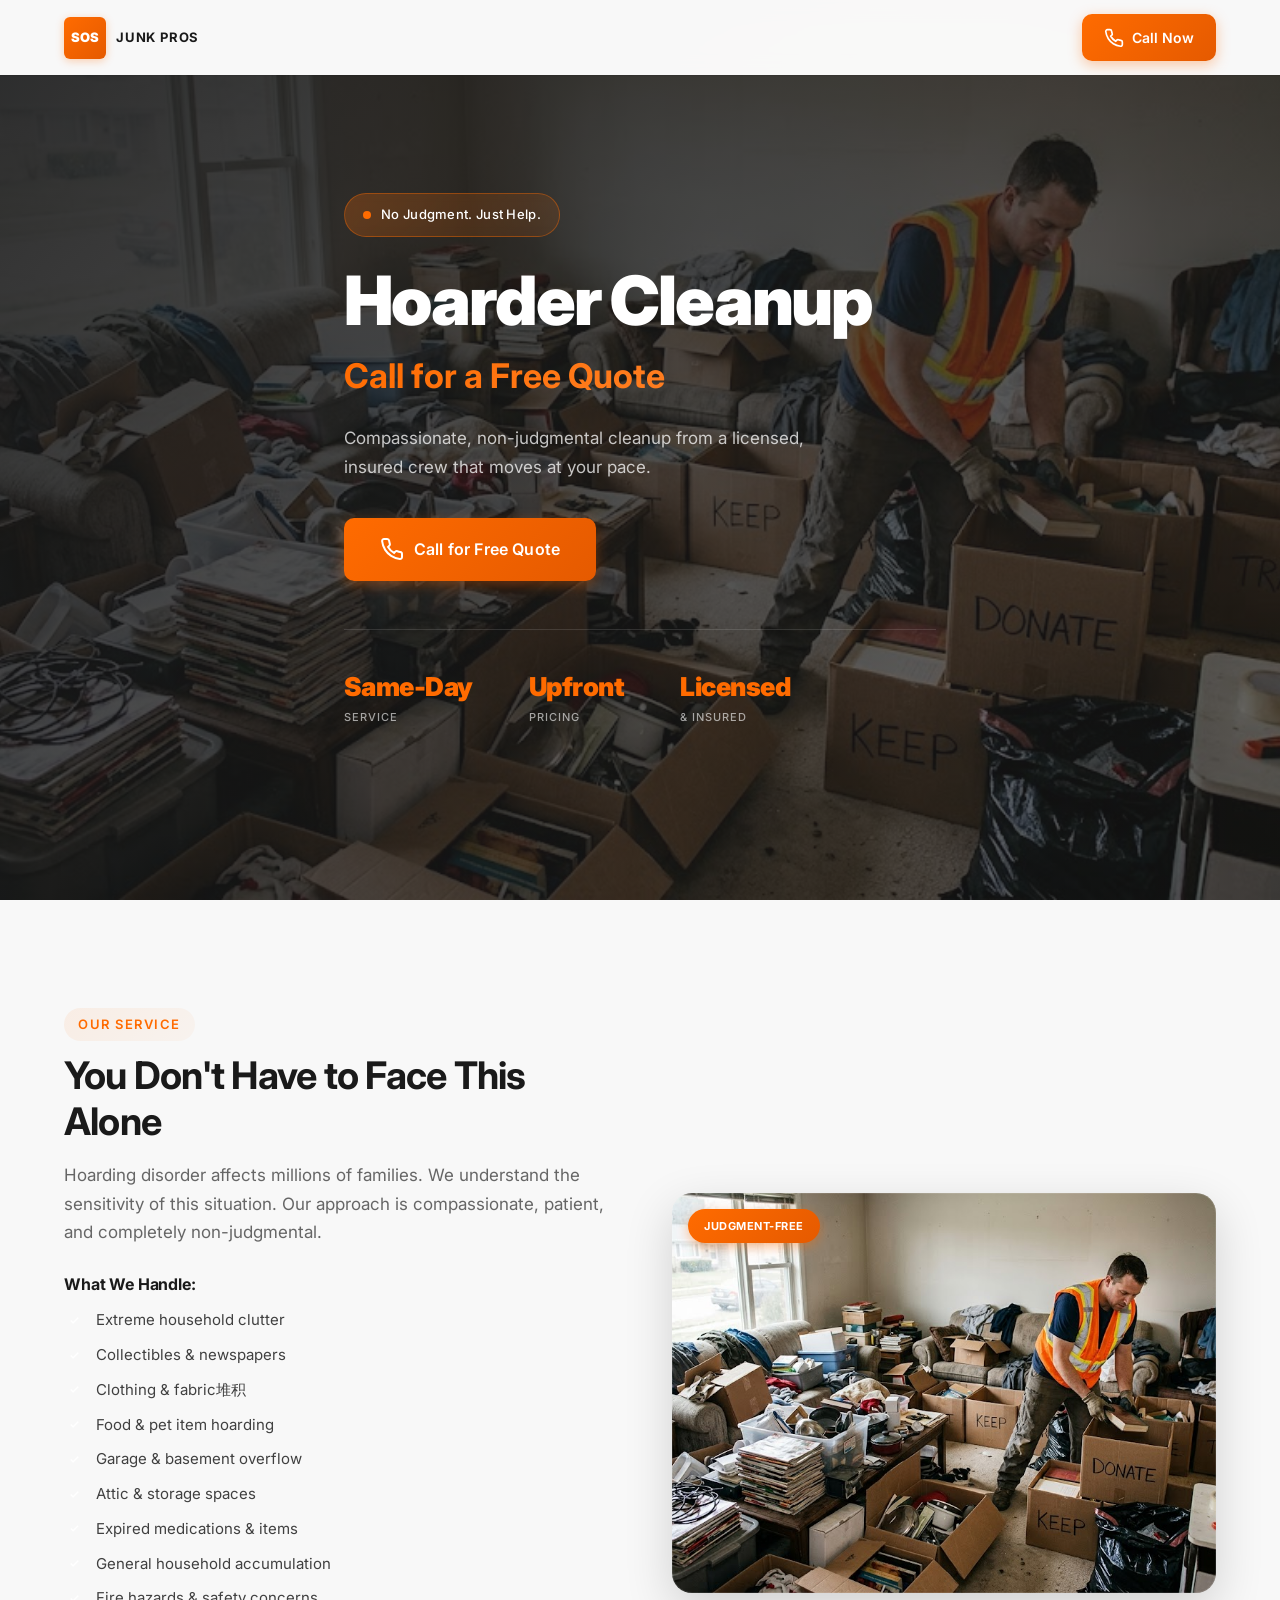
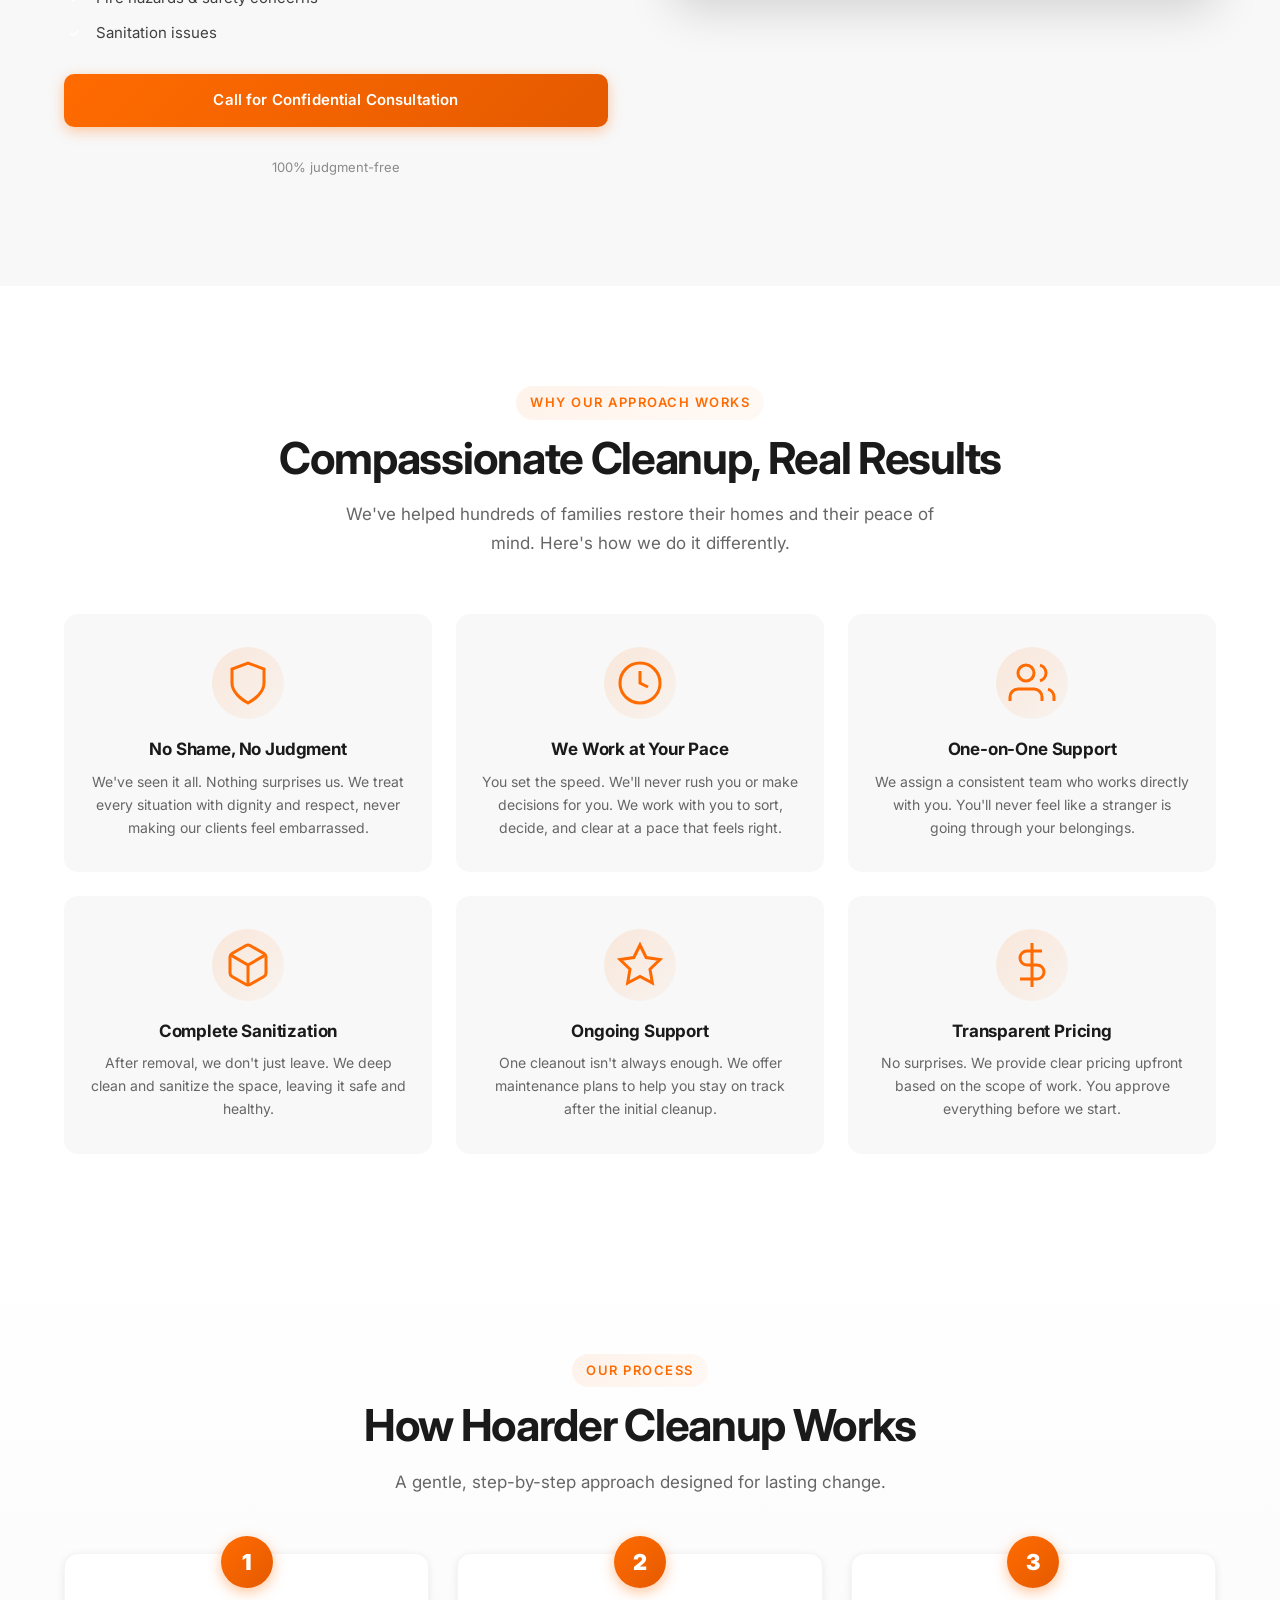
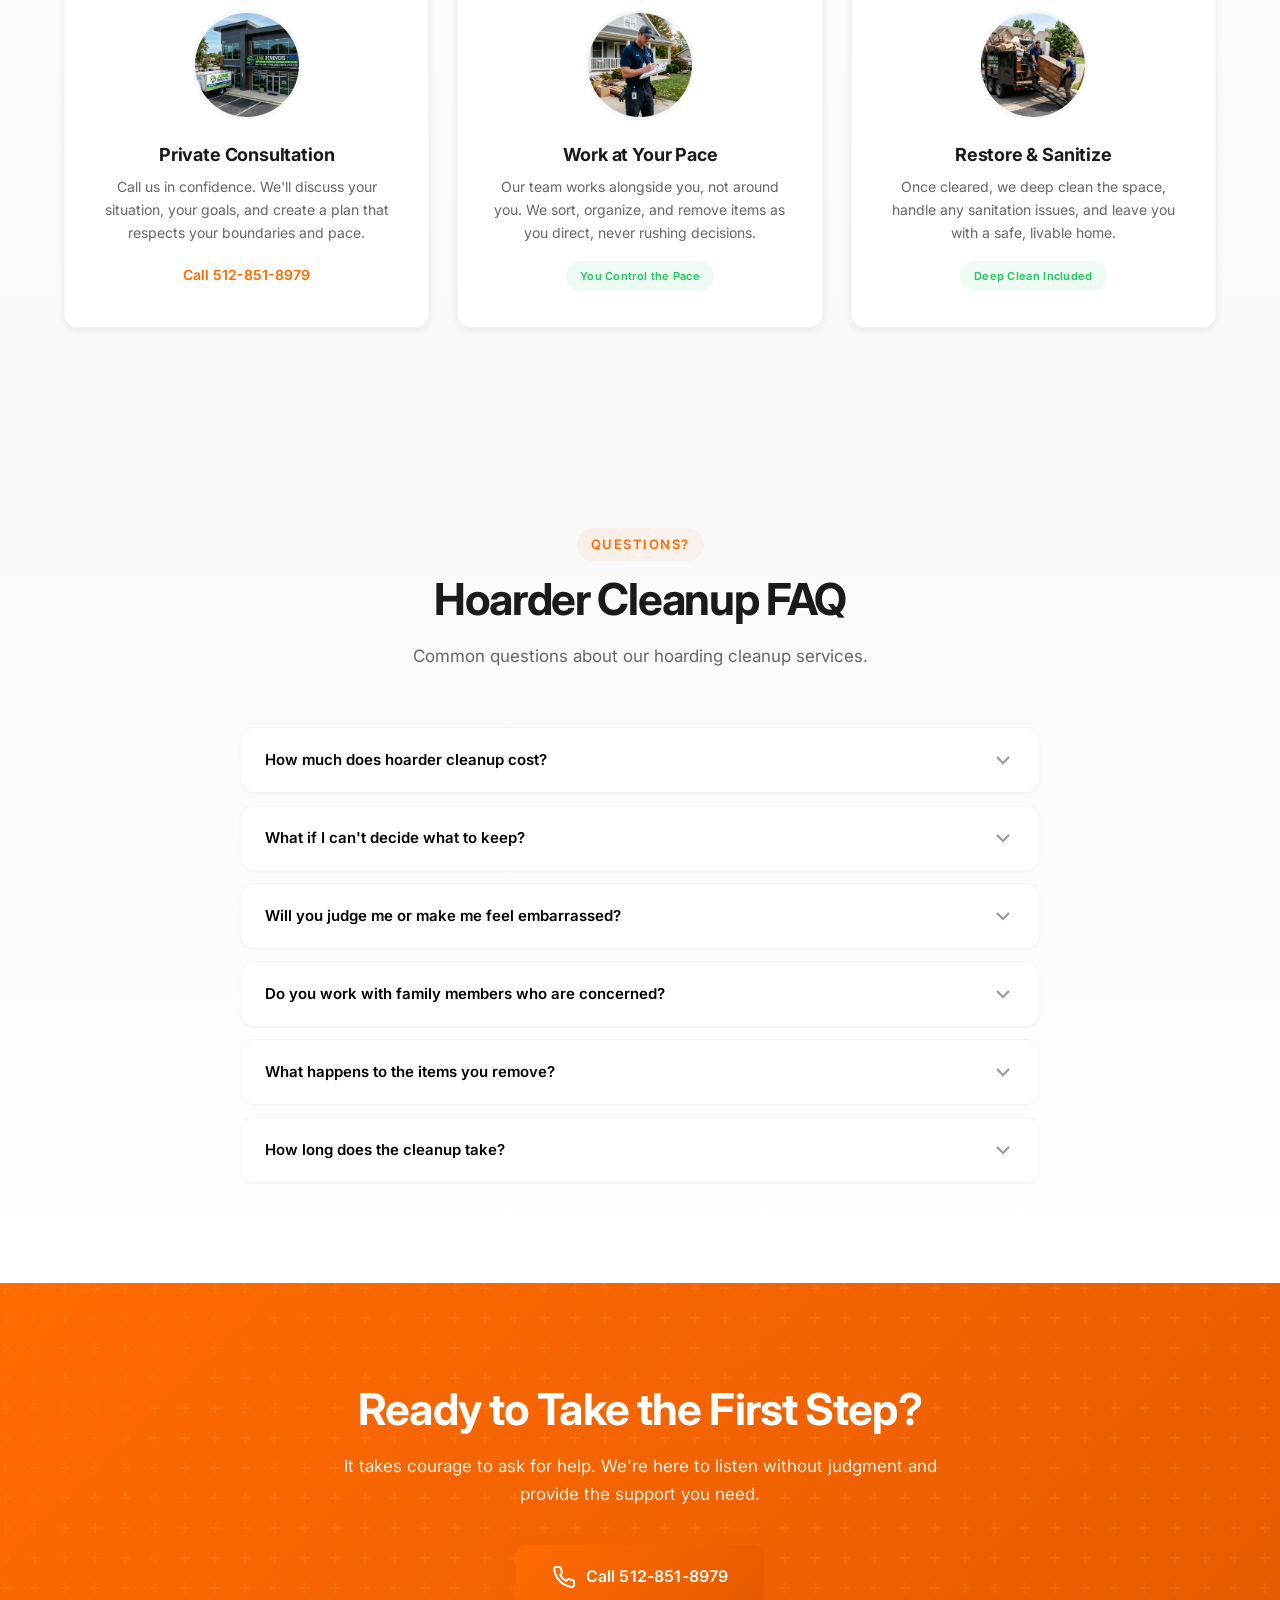
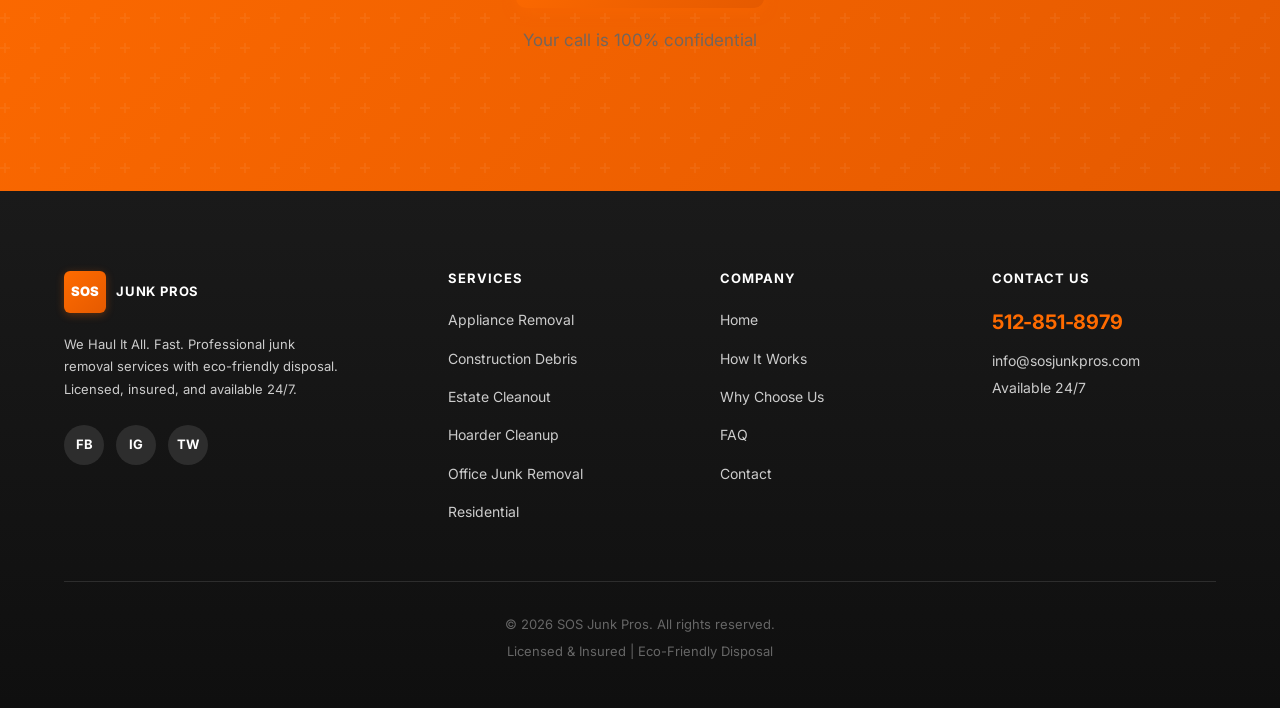
<file: hoarder-cleanup.html>
<!DOCTYPE html>
<html lang="en">
<head>
    <meta charset="UTF-8">
    <meta name="viewport" content="width=device-width, initial-scale=1.0">
    <meta name="description" content="Compassionate hoarder cleanup services. Non-judgmental, professional cleanup that works at your pace. 100% confidential. Call 512-851-8979.">
    <meta name="keywords" content="hoarder cleanup, compulsive hoarding cleanup, clutter cleanup, hoarding disorder help, decluttering service">
    <meta name="robots" content="index, follow">
    <meta name="author" content="SOS Junk Pros">
    
    <meta property="og:title" content="Hoarder Cleanup Services - SOS Junk Pros | Judgment-Free Help">
    <meta property="og:description" content="Compassionate, non-judgmental hoarding cleanup. We work at your pace to restore safe, livable spaces.">
    <meta property="og:type" content="website">
    <meta property="og:url" content="https://sosjunkpros.com/hoarder-cleanup">
    
    <title>Hoarder Cleanup Service | SOS Junk Pros - Compassionate, Judgment-Free Help</title>
    
    <link rel="preconnect" href="https://fonts.googleapis.com">
    <link rel="preconnect" href="https://fonts.gstatic.com" crossorigin>
    <link href="https://fonts.googleapis.com/css2?family=Inter:wght@400;500;600;700;800;900&display=swap" rel="stylesheet">
    
    <link rel="stylesheet" href="css/styles.css">

    <!-- Google tag (gtag.js) -->
    <script async src="https://www.googletagmanager.com/gtag/js?id=AW-18012488938"></script>
    <script>
      window.dataLayer = window.dataLayer || [];
      function gtag(){dataLayer.push(arguments);}
      gtag('js', new Date());
      gtag('config', 'AW-18012488938');
    </script>
    
    <script type="application/ld+json">
    {
        "@context": "https://schema.org",
        "@type": "LocalBusiness",
        "name": "SOS Junk Pros - Hoarder Cleanup",
        "description": "Compassionate, non-judgmental hoarder cleanup services",
        "telephone": "+1-512-851-8979",
        "priceRange": "$$",
        "openingHours": "Mo-Su 00:00-23:59",
        "areaServed": "United States",
        "serviceType": "Hoarder Cleanup"
    }
    </script>
</head>
<body class="service-page">
    <header class="sticky-header" id="header">
        <div class="header-container">
            <a href="index.html" class="logo">
                <span class="logo-icon">SOS</span>
                <span class="logo-text">JUNK PROS</span>
            </a>
            <a href="tel:+15128518979" class="header-cta">
                <svg width="20" height="20" viewBox="0 0 24 24" fill="none" stroke="currentColor" stroke-width="2">
                    <path d="M22 16.92v3a2 2 0 0 1-2.18 2 19.79 19.79 0 0 1-8.63-3.07 19.5 19.5 0 0 1-6-6 19.79 19.79 0 0 1-3.07-8.67A2 2 0 0 1 4.11 2h3a2 2 0 0 1 2 1.72 12.84 12.84 0 0 0 .7 2.81 2 2 0 0 1-.45 2.11L8.09 9.91a16 16 0 0 0 6 6l1.27-1.27a2 2 0 0 1 2.11-.45 12.84 12.84 0 0 0 2.81.7A2 2 0 0 1 22 16.92z"/>
                </svg>
                <span>Call Now</span>
            </a>
        </div>
    </header>

    <div class="mobile-call-bar">
        <a href="tel:+15128518979" class="mobile-call-btn">
            <svg width="24" height="24" viewBox="0 0 24 24" fill="none" stroke="currentColor" stroke-width="2">
                <path d="M22 16.92v3a2 2 0 0 1-2.18 2 19.79 19.79 0 0 1-8.63-3.07 19.5 19.5 0 0 1-6-6 19.79 19.79 0 0 1-3.07-8.67A2 2 0 0 1 4.11 2h3a2 2 0 0 1 2 1.72 12.84 12.84 0 0 0 .7 2.81 2 2 0 0 1-.45 2.11L8.09 9.91a16 16 0 0 0 6 6l1.27-1.27a2 2 0 0 1 2.11-.45 12.84 12.84 0 0 0 2.81.7A2 2 0 0 1 22 16.92z"/>
            </svg>
            Call Now - Free Quote
        </a>
    </div>

    <main>
        <section class="hero service-hero" id="home">
            <div class="hero-bg">
                <img src="images/hoarder-cleanup.jpg" alt="Cluttered room needing cleanup" loading="eager">
                <div class="hero-overlay"></div>
            </div>
            <div class="hero-content">
                <div class="hero-badge">
                    <span class="pulse"></span>
                    No Judgment. Just Help.
                </div>
                <h1>Hoarder Cleanup<span class="geo-city-line" id="heroCityLine"><br><span id="heroCity"></span></span></h1>
                <p class="hero-subtitle">Call for a Free Quote</p>
                <p class="hero-text">Compassionate, non-judgmental cleanup from a licensed, insured crew that moves at your pace.</p>
                <div class="hero-cta-group">
                    <a href="tel:+15128518979" class="btn btn-primary btn-large">
                        <svg width="24" height="24" viewBox="0 0 24 24" fill="none" stroke="currentColor" stroke-width="2">
                            <path d="M22 16.92v3a2 2 0 0 1-2.18 2 19.79 19.79 0 0 1-8.63-3.07 19.5 19.5 0 0 1-6-6 19.79 19.79 0 0 1-3.07-8.67A2 2 0 0 1 4.11 2h3a2 2 0 0 1 2 1.72 12.84 12.84 0 0 0 .7 2.81 2 2 0 0 1-.45 2.11L8.09 9.91a16 16 0 0 0 6 6l1.27-1.27a2 2 0 0 1 2.11-.45 12.84 12.84 0 0 0 2.81.7A2 2 0 0 1 22 16.92z"/>
                        </svg>
                        Call for Free Quote
                    </a>
                </div>
                <div class="hero-trust">
                    <div class="trust-item">
                        <span class="trust-number">Same-Day</span>
                        <span class="trust-label">Service</span>
                    </div>
                    <div class="trust-item">
                        <span class="trust-number">Upfront</span>
                        <span class="trust-label">Pricing</span>
                    </div>
                    <div class="trust-item">
                        <span class="trust-number">Licensed</span>
                        <span class="trust-label">& Insured</span>
                    </div>
                </div>
            </div>
        </section>

        <section class="service-detail" id="details">
            <div class="container">
                <div class="service-detail-grid reverse">
                    <div class="service-detail-image">
                        <img src="images/hoarder-cleanup.jpg" alt="Professional cleanup team working" loading="lazy">
                        <div class="image-badge">Judgment-Free</div>
                    </div>
                    <div class="service-detail-content">
                        <span class="section-tag">Our Service</span>
                        <h2>You Don't Have to Face This Alone</h2>
                        <p class="lead">Hoarding disorder affects millions of families. We understand the sensitivity of this situation. Our approach is compassionate, patient, and completely non-judgmental.</p>
                        
                        <h4>What We Handle:</h4>
                        <ul class="check-list">
                            <li>Extreme household clutter</li>
                            <li>Collectibles & newspapers</li>
                            <li>Clothing & fabric堆积</li>
                            <li>Food & pet item hoarding</li>
                            <li>Garage & basement overflow</li>
                            <li>Attic & storage spaces</li>
                            <li>Expired medications & items</li>
                            <li>General household accumulation</li>
                            <li>Fire hazards & safety concerns</li>
                            <li>Sanitation issues</li>
                        </ul>
                        
                        <div class="service-cta">
                            <a href="tel:+15128518979" class="btn btn-primary">Call for Confidential Consultation</a>
                            <span class="cta-note">100% judgment-free</span>
                        </div>
                    </div>
                </div>
            </div>
        </section>

        <section class="why-us alt-bg" id="why-us">
            <div class="container">
                <div class="section-header">
                    <span class="section-tag">Why Our Approach Works</span>
                    <h2>Compassionate Cleanup, Real Results</h2>
                    <p>We've helped hundreds of families restore their homes and their peace of mind. Here's how we do it differently.</p>
                </div>
                <div class="features-grid">
                    <div class="feature-card">
                        <div class="feature-icon">
                            <svg width="48" height="48" viewBox="0 0 24 24" fill="none" stroke="currentColor" stroke-width="1.5">
                                <path d="M12 22s8-4 8-10V5l-8-3-8 3v7c0 6 8 10 8 10z"/>
                            </svg>
                        </div>
                        <h3>No Shame, No Judgment</h3>
                        <p>We've seen it all. Nothing surprises us. We treat every situation with dignity and respect, never making our clients feel embarrassed.</p>
                    </div>
                    <div class="feature-card">
                        <div class="feature-icon">
                            <svg width="48" height="48" viewBox="0 0 24 24" fill="none" stroke="currentColor" stroke-width="1.5">
                                <circle cx="12" cy="12" r="10"/>
                                <polyline points="12 6 12 12 16 14"/>
                            </svg>
                        </div>
                        <h3>We Work at Your Pace</h3>
                        <p>You set the speed. We'll never rush you or make decisions for you. We work with you to sort, decide, and clear at a pace that feels right.</p>
                    </div>
                    <div class="feature-card">
                        <div class="feature-icon">
                            <svg width="48" height="48" viewBox="0 0 24 24" fill="none" stroke="currentColor" stroke-width="1.5">
                                <path d="M17 21v-2a4 4 0 0 0-4-4H5a4 4 0 0 0-4 4v2"/>
                                <circle cx="9" cy="7" r="4"/>
                                <path d="M23 21v-2a4 4 0 0 0-3-3.87"/>
                                <path d="M16 3.13a4 4 0 0 1 0 7.75"/>
                            </svg>
                        </div>
                        <h3>One-on-One Support</h3>
                        <p>We assign a consistent team who works directly with you. You'll never feel like a stranger is going through your belongings.</p>
                    </div>
                    <div class="feature-card">
                        <div class="feature-icon">
                            <svg width="48" height="48" viewBox="0 0 24 24" fill="none" stroke="currentColor" stroke-width="1.5">
                                <path d="M21 16V8a2 2 0 0 0-1-1.73l-7-4a2 2 0 0 0-2 0l-7 4A2 2 0 0 0 3 8v8a2 2 0 0 0 1 1.73l7 4a2 2 0 0 0 2 0l7-4A2 2 0 0 0 21 16z"/>
                                <polyline points="3.27 6.96 12 12.01 20.73 6.96"/>
                                <line x1="12" y1="22.08" x2="12" y2="12"/>
                            </svg>
                        </div>
                        <h3>Complete Sanitization</h3>
                        <p>After removal, we don't just leave. We deep clean and sanitize the space, leaving it safe and healthy.</p>
                    </div>
                    <div class="feature-card">
                        <div class="feature-icon">
                            <svg width="48" height="48" viewBox="0 0 24 24" fill="none" stroke="currentColor" stroke-width="1.5">
                                <polygon points="12 2 15.09 8.26 22 9.27 17 14.14 18.18 21.02 12 17.77 5.82 21.02 7 14.14 2 9.27 8.91 8.26 12 2"/>
                            </svg>
                        </div>
                        <h3>Ongoing Support</h3>
                        <p>One cleanout isn't always enough. We offer maintenance plans to help you stay on track after the initial cleanup.</p>
                    </div>
                    <div class="feature-card">
                        <div class="feature-icon">
                            <svg width="48" height="48" viewBox="0 0 24 24" fill="none" stroke="currentColor" stroke-width="1.5">
                                <line x1="12" y1="1" x2="12" y2="23"/>
                                <path d="M17 5H9.5a3.5 3.5 0 0 0 0 7h5a3.5 3.5 0 0 1 0 7H6"/>
                            </svg>
                        </div>
                        <h3>Transparent Pricing</h3>
                        <p>No surprises. We provide clear pricing upfront based on the scope of work. You approve everything before we start.</p>
                    </div>
                </div>
            </div>
        </section>

        <section class="how-it-works" id="how-it-works">
            <div class="container">
                <div class="section-header">
                    <span class="section-tag">Our Process</span>
                    <h2>How Hoarder Cleanup Works</h2>
                    <p>A gentle, step-by-step approach designed for lasting change.</p>
                </div>
                <div class="steps-grid">
                    <div class="step-card">
                        <div class="step-number">1</div>
                        <div class="step-icon">
                            <img src="images/step1-book-pickup.jpg" alt="Consultation" loading="lazy">
                        </div>
                        <h3>Private Consultation</h3>
                        <p>Call us in confidence. We'll discuss your situation, your goals, and create a plan that respects your boundaries and pace.</p>
                        <a href="tel:+15128518979" class="step-cta">Call 512-851-8979</a>
                    </div>
                    <div class="step-card">
                        <div class="step-number">2</div>
                        <div class="step-icon">
                            <img src="images/step2-get-quote.jpg" alt="We work together" loading="lazy">
                        </div>
                        <h3>Work at Your Pace</h3>
                        <p>Our team works alongside you, not around you. We sort, organize, and remove items as you direct, never rushing decisions.</p>
                        <span class="step-guarantee">You Control the Pace</span>
                    </div>
                    <div class="step-card">
                        <div class="step-number">3</div>
                        <div class="step-icon">
                            <img src="images/step3-haul-away.jpg" alt="Restored space" loading="lazy">
                        </div>
                        <h3>Restore & Sanitize</h3>
                        <p>Once cleared, we deep clean the space, handle any sanitation issues, and leave you with a safe, livable home.</p>
                        <span class="step-guarantee">Deep Clean Included</span>
                    </div>
                </div>
            </div>
        </section>

        <section class="faq" id="faq">
            <div class="container">
                <div class="section-header">
                    <span class="section-tag">Questions?</span>
                    <h2>Hoarder Cleanup FAQ</h2>
                    <p>Common questions about our hoarding cleanup services.</p>
                </div>
                <div class="faq-list">
                    <div class="faq-item">
                        <button class="faq-question">
                            <span>How much does hoarder cleanup cost?</span>
                            <svg width="24" height="24" viewBox="0 0 24 24" fill="none" stroke="currentColor" stroke-width="2">
                                <polyline points="6 9 12 15 18 9"/>
                            </svg>
                        </button>
                        <div class="faq-answer">
                            <p>Costs vary based on the severity and size of the cleanup. We provide free, no-obligation consultations where we'll assess the space and give you an accurate quote. We never surprise you with hidden fees.</p>
                        </div>
                    </div>
                    <div class="faq-item">
                        <button class="faq-question">
                            <span>What if I can't decide what to keep?</span>
                            <svg width="24" height="24" viewBox="0 0 24 24" fill="none" stroke="currentColor" stroke-width="2">
                                <polyline points="6 9 12 15 18 9"/>
                            </svg>
                        </button>
                        <div class="faq-answer">
                            <p>That's completely normal and expected. Our team helps guide you through decisions without pressure. We can help you think through what to keep, what to donate, and what to discard. There's no rush.</p>
                        </div>
                    </div>
                    <div class="faq-item">
                        <button class="faq-question">
                            <span>Will you judge me or make me feel embarrassed?</span>
                            <svg width="24" height="24" viewBox="0 0 24 24" fill="none" stroke="currentColor" stroke-width="2">
                                <polyline points="6 9 12 15 18 9"/>
                            </svg>
                        </button>
                        <div class="faq-answer">
                            <p>Never. Our team is specifically trained to be compassionate and non-judgmental. We've helped hundreds of families and we understand that hoarding is a recognized disorder. You deserve respect and support, not shame.</p>
                        </div>
                    </div>
                    <div class="faq-item">
                        <button class="faq-question">
                            <span>Do you work with family members who are concerned?</span>
                            <svg width="24" height="24" viewBox="0 0 24 24" fill="none" stroke="currentColor" stroke-width="2">
                                <polyline points="6 9 12 15 18 9"/>
                            </svg>
                        </button>
                        <div class="faq-answer">
                            <p>Yes. Often a family member initiates the call. We can work with you and the person who needs help, coordinating communication to ensure everyone's concerns are addressed while respecting the privacy and autonomy of our client.</p>
                        </div>
                    </div>
                    <div class="faq-item">
                        <button class="faq-question">
                            <span>What happens to the items you remove?</span>
                            <svg width="24" height="24" viewBox="0 0 24 24" fill="none" stroke="currentColor" stroke-width="2">
                                <polyline points="6 9 12 15 18 9"/>
                            </svg>
                        </button>
                        <div class="faq-answer">
                            <p>We sort everything. Items in good condition go to donation centers. Materials that can be recycled are sent to appropriate facilities. Only truly unsalvageable items go to landfill. We're committed to responsible disposal.</p>
                        </div>
                    </div>
                    <div class="faq-item">
                        <button class="faq-question">
                            <span>How long does the cleanup take?</span>
                            <svg width="24" height="24" viewBox="0 0 24 24" fill="none" stroke="currentColor" stroke-width="2">
                                <polyline points="6 9 12 15 18 9"/>
                            </svg>
                        </button>
                        <div class="faq-answer">
                            <p>It depends on the severity and how quickly you want to proceed. Some cleanups take a few days, others take weeks. We work at your pace - if you need to go slower, we go slower. There's no pressure.</p>
                        </div>
                    </div>
                </div>
            </div>
        </section>

        <section class="cta-section">
            <div class="container">
                <div class="cta-content">
                    <h2>Ready to Take the First Step?</h2>
                    <p>It takes courage to ask for help. We're here to listen without judgment and provide the support you need.</p>
                    <div class="cta-buttons">
                        <a href="tel:+15128518979" class="btn btn-primary btn-large">
                            <svg width="24" height="24" viewBox="0 0 24 24" fill="none" stroke="currentColor" stroke-width="2">
                                <path d="M22 16.92v3a2 2 0 0 1-2.18 2 19.79 19.79 0 0 1-8.63-3.07 19.5 19.5 0 0 1-6-6 19.79 19.79 0 0 1-3.07-8.67A2 2 0 0 1 4.11 2h3a2 2 0 0 1 2 1.72 12.84 12.84 0 0 0 .7 2.81 2 2 0 0 1-.45 2.11L8.09 9.91a16 16 0 0 0 6 6l1.27-1.27a2 2 0 0 1 2.11-.45 12.84 12.84 0 0 0 2.81.7A2 2 0 0 1 22 16.92z"/>
                            </svg>
                            Call 512-851-8979
                        </a>
                    </div>
                    <p class="cta-note">Your call is 100% confidential</p>
                </div>
            </div>
        </section>
    </main>

    <footer class="footer">
        <div class="container">
            <div class="footer-grid">
                <div class="footer-brand">
                    <a href="index.html" class="footer-logo">
                        <span class="logo-icon">SOS</span>
                        <span class="logo-text">JUNK PROS</span>
                    </a>
                    <p>We Haul It All. Fast. Professional junk removal services with eco-friendly disposal. Licensed, insured, and available 24/7.</p>
                    <div class="footer-social">
                        <a href="#" aria-label="Facebook">FB</a>
                        <a href="#" aria-label="Instagram">IG</a>
                        <a href="#" aria-label="Twitter">TW</a>
                    </div>
                </div>
                <div class="footer-links">
                    <h4>Services</h4>
                    <ul>
                        <li><a href="appliance-removal.html">Appliance Removal</a></li>
                        <li><a href="construction-debris-removal.html">Construction Debris</a></li>
                        <li><a href="estate-cleanout.html">Estate Cleanout</a></li>
                        <li><a href="hoarder-cleanup.html">Hoarder Cleanup</a></li>
                        <li><a href="office-junk-removal.html">Office Junk Removal</a></li>
                        <li><a href="residential-junk-removal.html">Residential</a></li>
                    </ul>
                </div>
                <div class="footer-links">
                    <h4>Company</h4>
                    <ul>
                        <li><a href="index.html">Home</a></li>
                        <li><a href="index.html#how-it-works">How It Works</a></li>
                        <li><a href="index.html#why-us">Why Choose Us</a></li>
                        <li><a href="index.html#faq">FAQ</a></li>
                        <li><a href="index.html#contact">Contact</a></li>
                    </ul>
                </div>
                <div class="footer-contact">
                    <h4>Contact Us</h4>
                    <a href="tel:+15128518979" class="footer-phone">512-851-8979</a>
                    <p>info@sosjunkpros.com</p>
                    <p>Available 24/7</p>
                </div>
            </div>
            <div class="footer-bottom">
                <p>&copy; 2026 SOS Junk Pros. All rights reserved.</p>
                <p>Licensed & Insured | Eco-Friendly Disposal</p>
            </div>
        </div>
    </footer>

    <script src="js/main.js"></script>
</body>
</html>
</file>
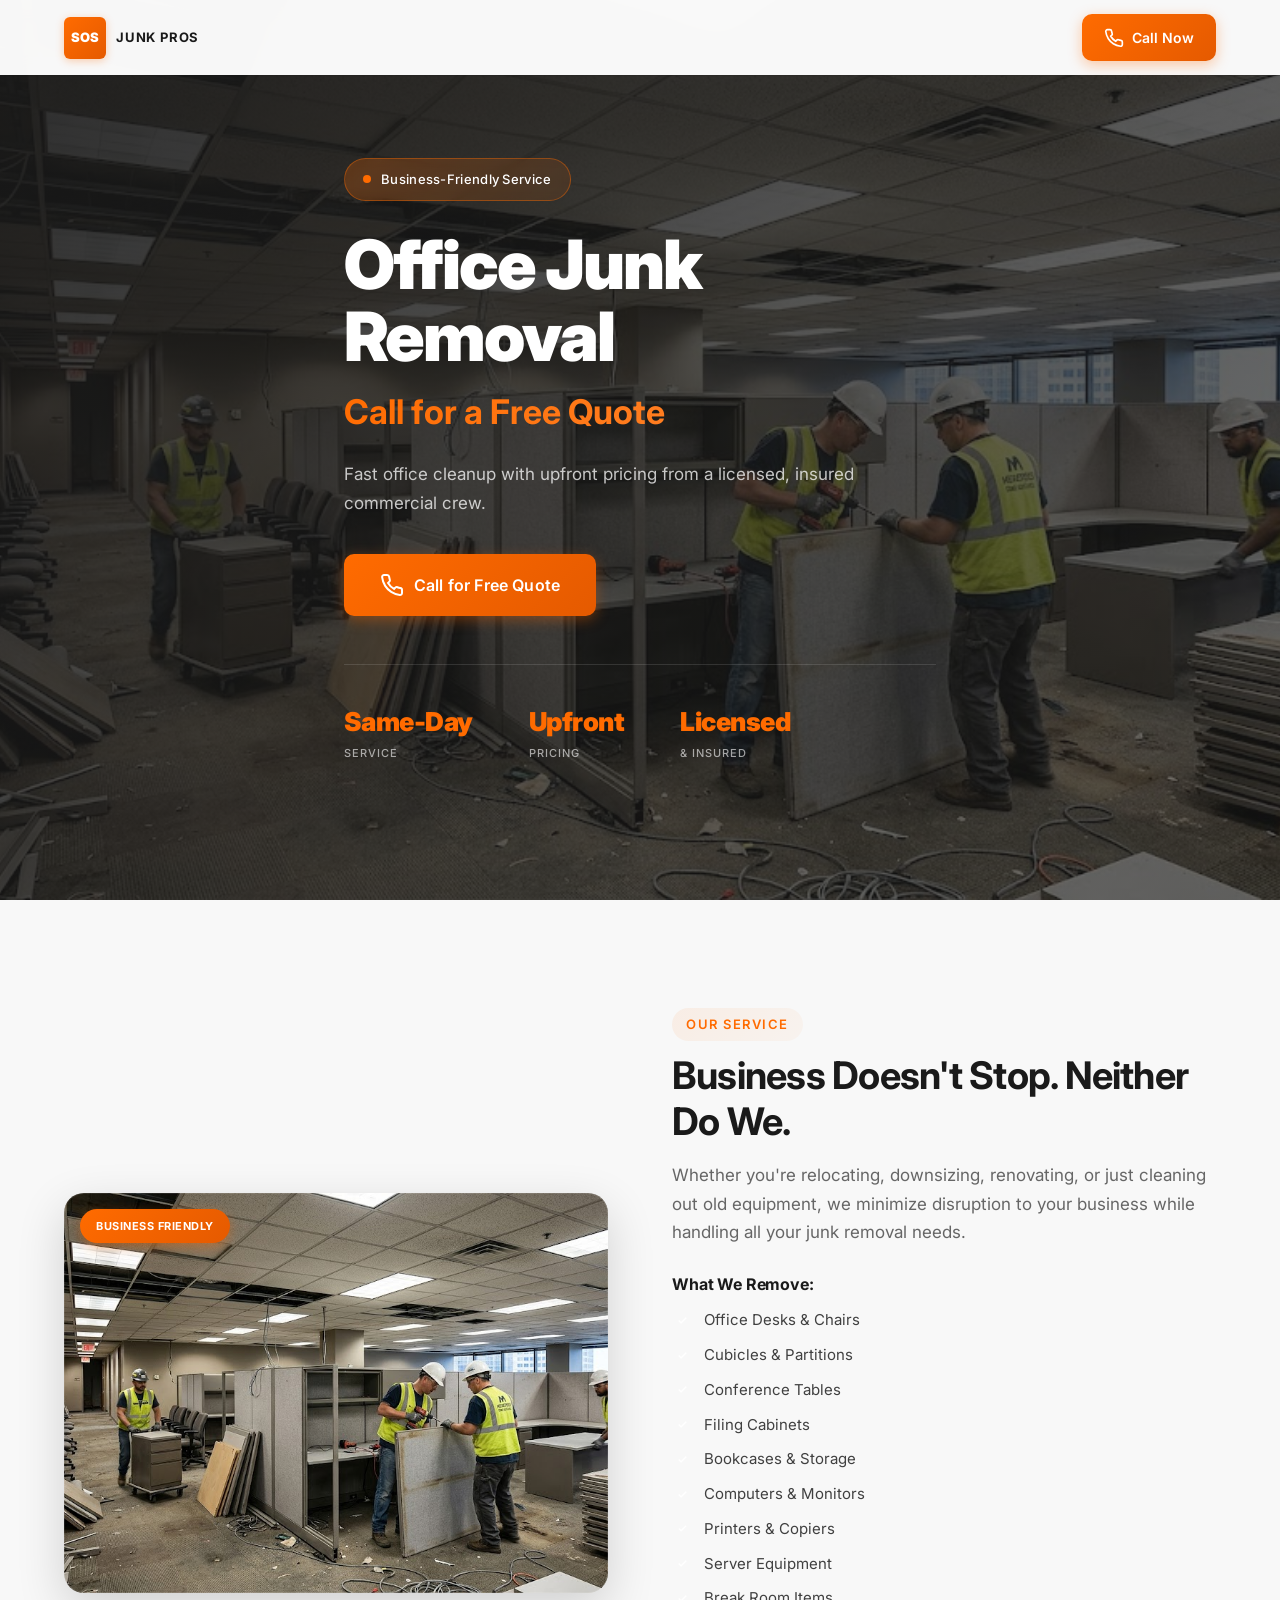
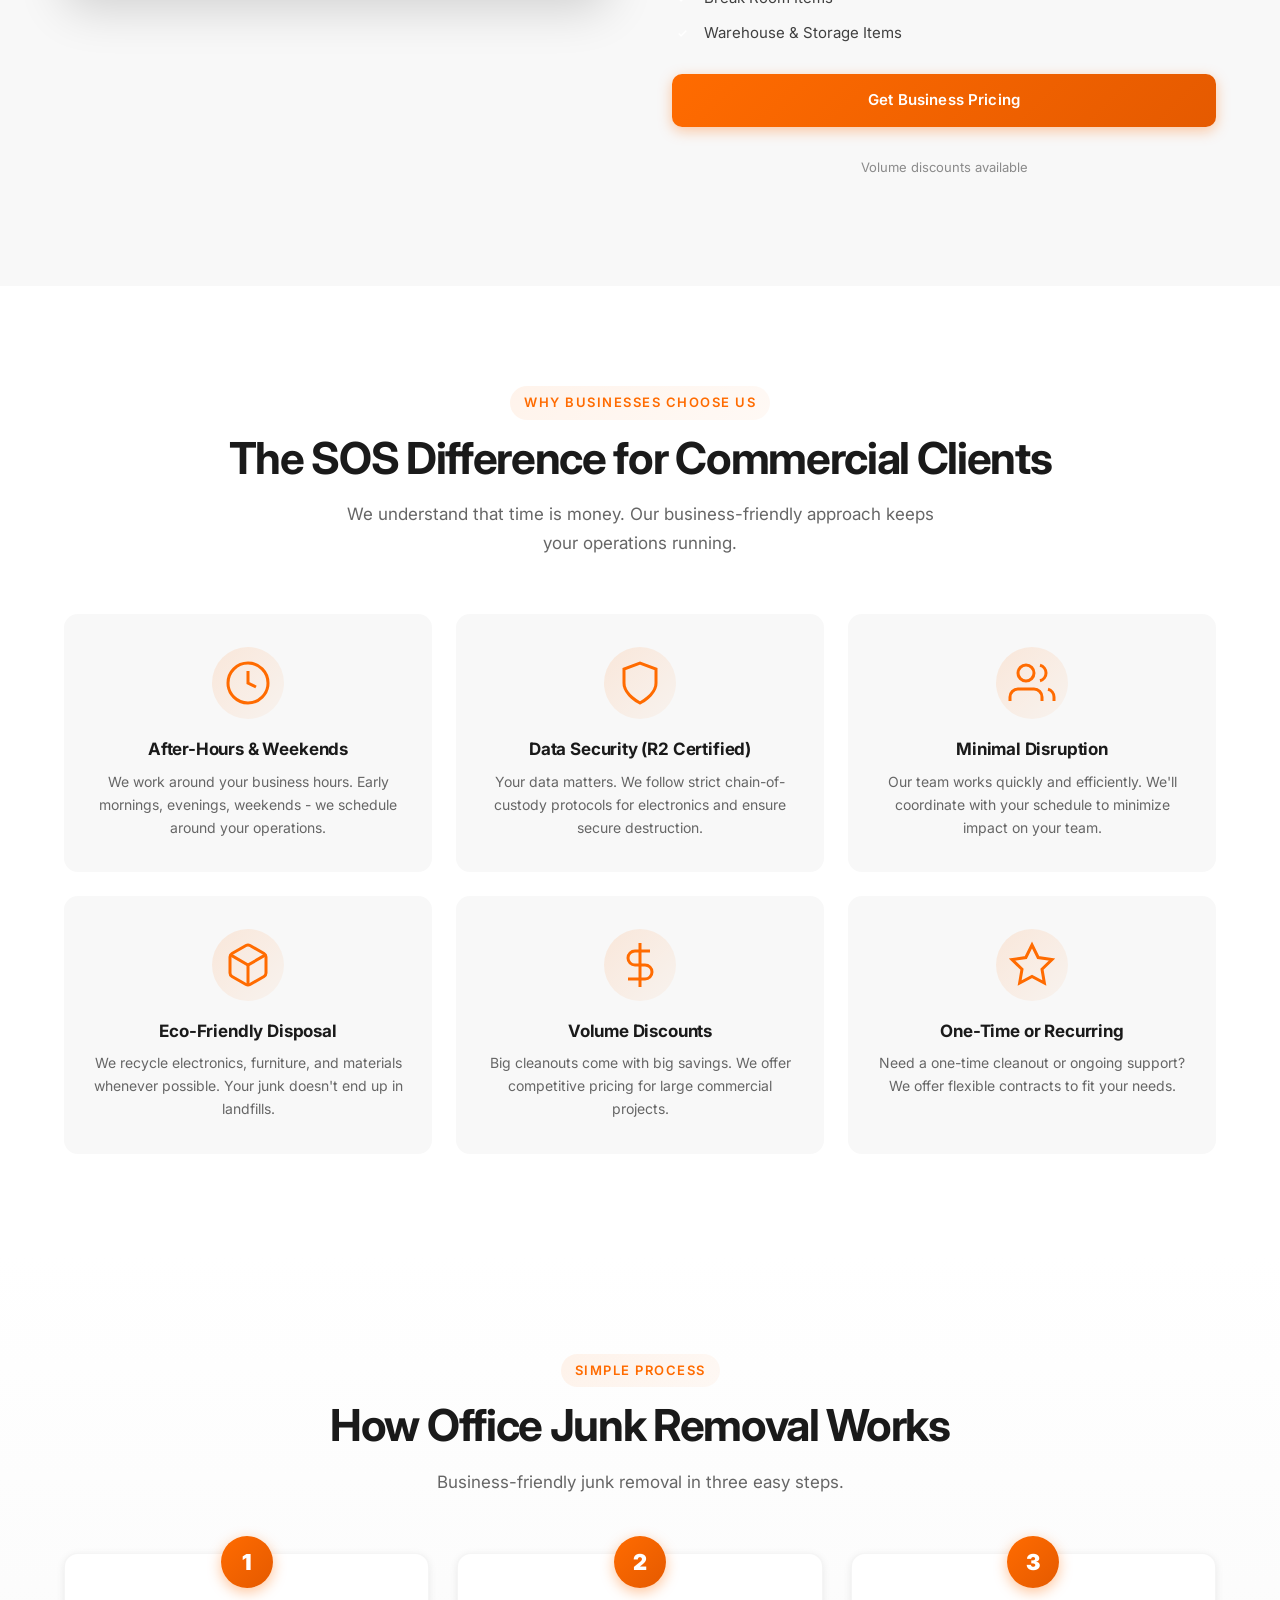
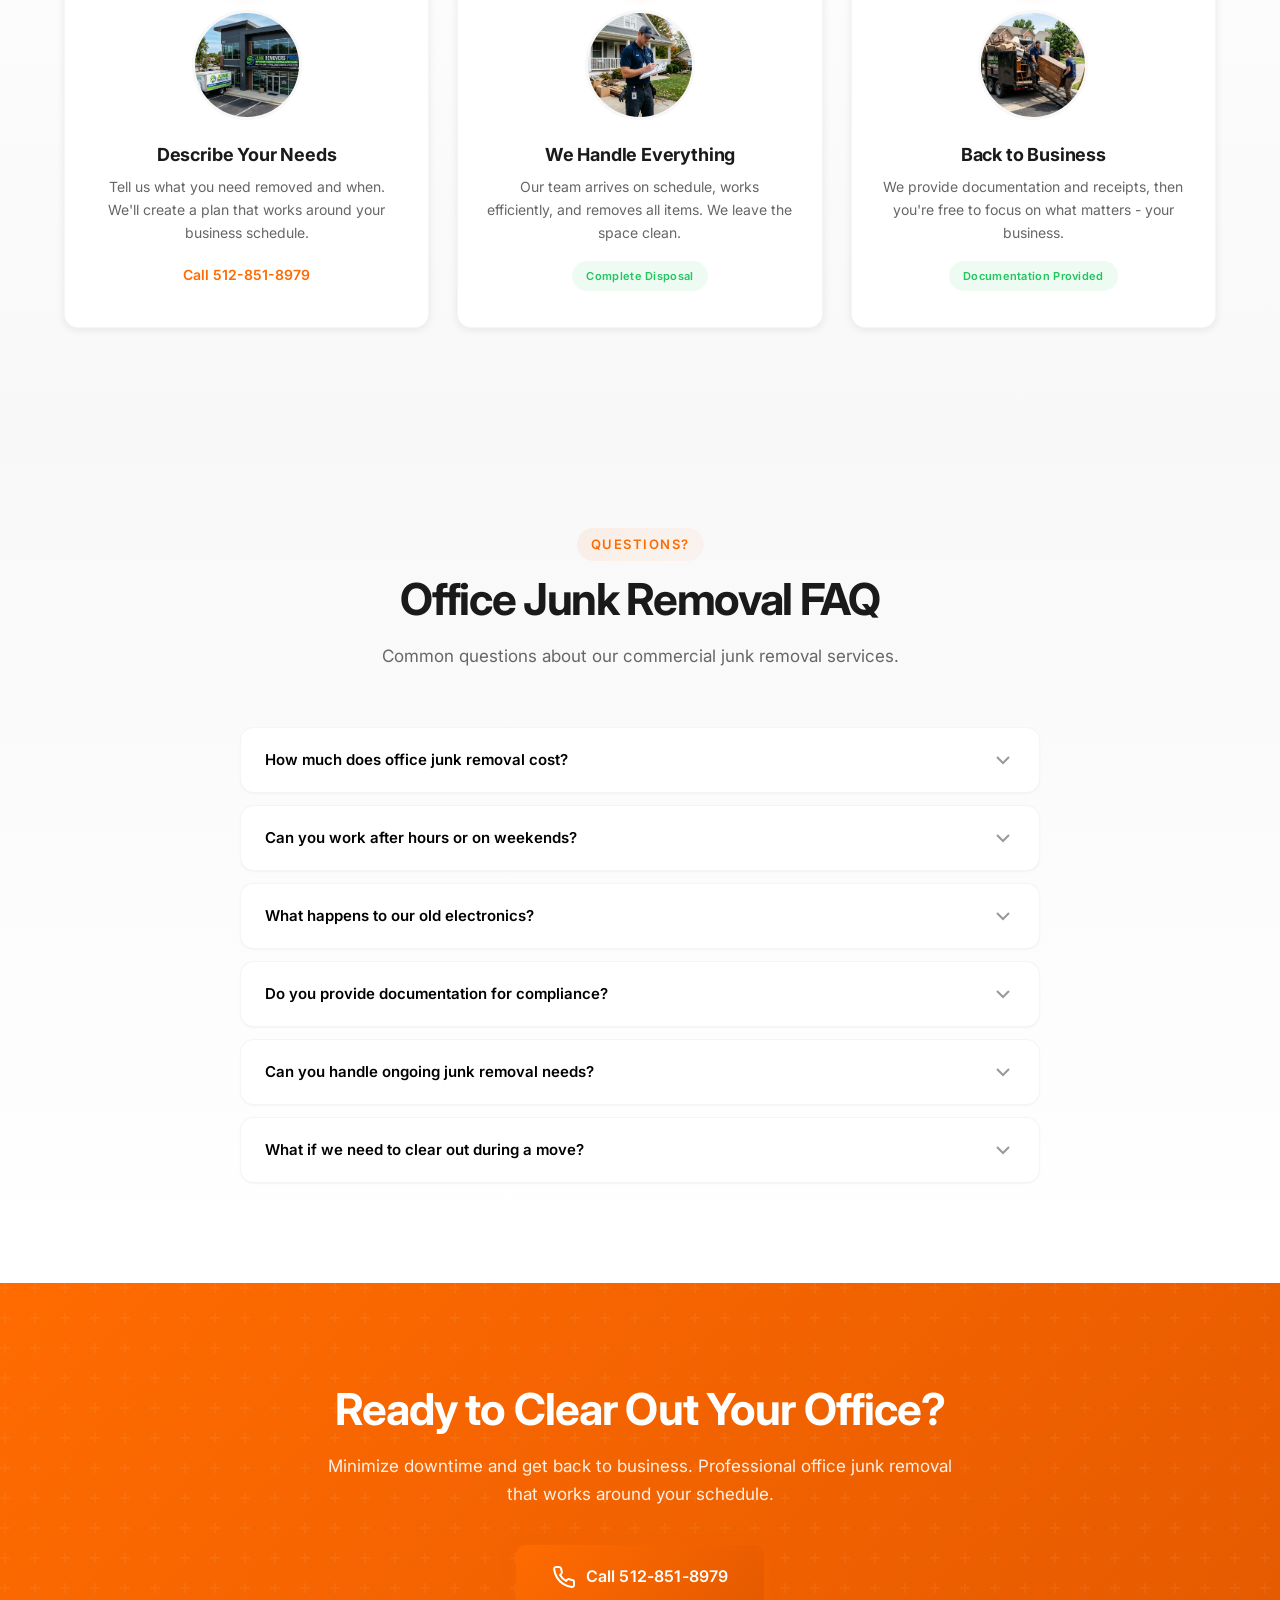
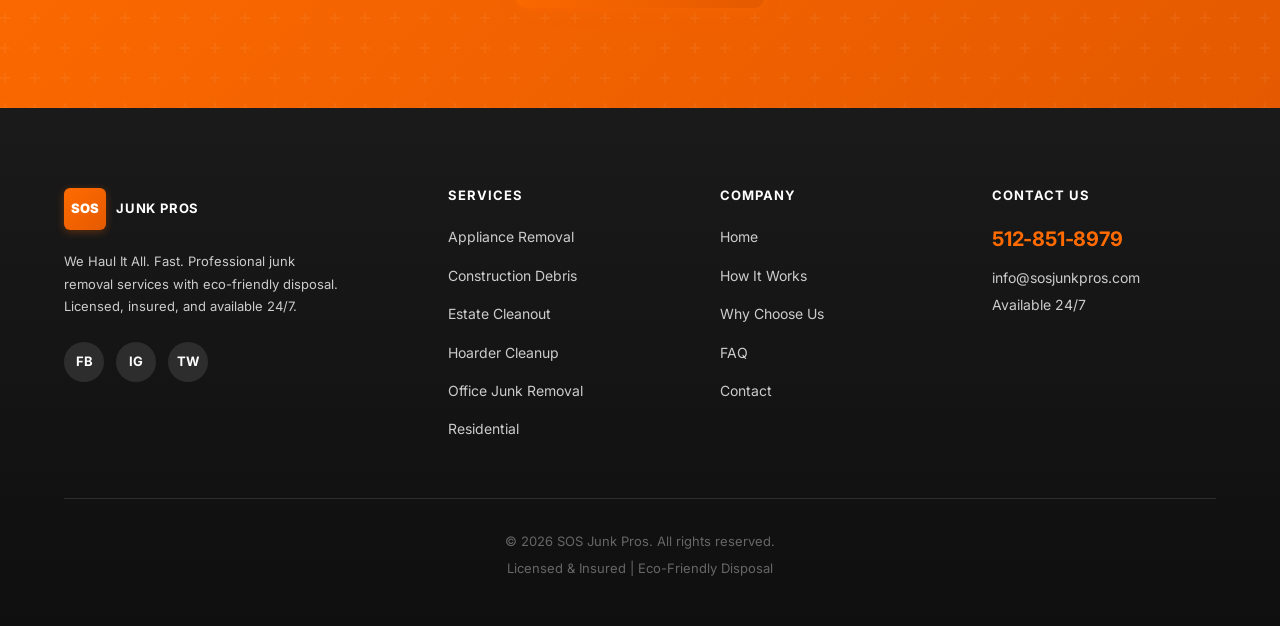
<file: office-junk-removal.html>
<!DOCTYPE html>
<html lang="en">
<head>
    <meta charset="UTF-8">
    <meta name="viewport" content="width=device-width, initial-scale=1.0">
    <meta name="description" content="Office junk removal service. We remove office furniture, electronics, cubicles, and warehouse waste. After-hours service available. Call 512-851-8979!">
    <meta name="keywords" content="office junk removal, commercial junk removal, office furniture disposal, electronics recycling, cubicle removal, warehouse cleanup">
    <meta name="robots" content="index, follow">
    <meta name="author" content="SOS Junk Pros">
    
    <meta property="og:title" content="Office Junk Removal - SOS Junk Pros | Commercial Cleanup">
    <meta property="og:description" content="Business-friendly junk removal. We remove office furniture, electronics, and commercial waste with minimal disruption.">
    <meta property="og:type" content="website">
    <meta property="og:url" content="https://sosjunkpros.com/office-junk-removal">
    
    <title>Office Junk Removal Service | SOS Junk Pros - Commercial & Business Cleanup</title>
    
    <link rel="preconnect" href="https://fonts.googleapis.com">
    <link rel="preconnect" href="https://fonts.gstatic.com" crossorigin>
    <link href="https://fonts.googleapis.com/css2?family=Inter:wght@400;500;600;700;800;900&display=swap" rel="stylesheet">
    
    <link rel="stylesheet" href="css/styles.css">

    <!-- Google tag (gtag.js) -->
    <script async src="https://www.googletagmanager.com/gtag/js?id=AW-18012488938"></script>
    <script>
      window.dataLayer = window.dataLayer || [];
      function gtag(){dataLayer.push(arguments);}
      gtag('js', new Date());
      gtag('config', 'AW-18012488938');
    </script>
    
    <script type="application/ld+json">
    {
        "@context": "https://schema.org",
        "@type": "LocalBusiness",
        "name": "SOS Junk Pros - Office Junk Removal",
        "description": "Commercial and office junk removal service",
        "telephone": "+1-512-851-8979",
        "priceRange": "$$",
        "openingHours": "Mo-Su 00:00-23:59",
        "areaServed": "United States",
        "serviceType": "Office Junk Removal"
    }
    </script>
</head>
<body class="service-page">
    <header class="sticky-header" id="header">
        <div class="header-container">
            <a href="index.html" class="logo">
                <span class="logo-icon">SOS</span>
                <span class="logo-text">JUNK PROS</span>
            </a>
            <a href="tel:+15128518979" class="header-cta">
                <svg width="20" height="20" viewBox="0 0 24 24" fill="none" stroke="currentColor" stroke-width="2">
                    <path d="M22 16.92v3a2 2 0 0 1-2.18 2 19.79 19.79 0 0 1-8.63-3.07 19.5 19.5 0 0 1-6-6 19.79 19.79 0 0 1-3.07-8.67A2 2 0 0 1 4.11 2h3a2 2 0 0 1 2 1.72 12.84 12.84 0 0 0 .7 2.81 2 2 0 0 1-.45 2.11L8.09 9.91a16 16 0 0 0 6 6l1.27-1.27a2 2 0 0 1 2.11-.45 12.84 12.84 0 0 0 2.81.7A2 2 0 0 1 22 16.92z"/>
                </svg>
                <span>Call Now</span>
            </a>
        </div>
    </header>

    <div class="mobile-call-bar">
        <a href="tel:+15128518979" class="mobile-call-btn">
            <svg width="24" height="24" viewBox="0 0 24 24" fill="none" stroke="currentColor" stroke-width="2">
                <path d="M22 16.92v3a2 2 0 0 1-2.18 2 19.79 19.79 0 0 1-8.63-3.07 19.5 19.5 0 0 1-6-6 19.79 19.79 0 0 1-3.07-8.67A2 2 0 0 1 4.11 2h3a2 2 0 0 1 2 1.72 12.84 12.84 0 0 0 .7 2.81 2 2 0 0 1-.45 2.11L8.09 9.91a16 16 0 0 0 6 6l1.27-1.27a2 2 0 0 1 2.11-.45 12.84 12.84 0 0 0 2.81.7A2 2 0 0 1 22 16.92z"/>
            </svg>
            Call Now - Free Quote
        </a>
    </div>

    <main>
        <section class="hero service-hero" id="home">
            <div class="hero-bg">
                <img src="images/office-junk-removal.jpg" alt="Office junk removal" loading="eager">
                <div class="hero-overlay"></div>
            </div>
            <div class="hero-content">
                <div class="hero-badge">
                    <span class="pulse"></span>
                    Business-Friendly Service
                </div>
                <h1>Office Junk Removal<span class="geo-city-line" id="heroCityLine"><br><span id="heroCity"></span></span></h1>
                <p class="hero-subtitle">Call for a Free Quote</p>
                <p class="hero-text">Fast office cleanup with upfront pricing from a licensed, insured commercial crew.</p>
                <div class="hero-cta-group">
                    <a href="tel:+15128518979" class="btn btn-primary btn-large">
                        <svg width="24" height="24" viewBox="0 0 24 24" fill="none" stroke="currentColor" stroke-width="2">
                            <path d="M22 16.92v3a2 2 0 0 1-2.18 2 19.79 19.79 0 0 1-8.63-3.07 19.5 19.5 0 0 1-6-6 19.79 19.79 0 0 1-3.07-8.67A2 2 0 0 1 4.11 2h3a2 2 0 0 1 2 1.72 12.84 12.84 0 0 0 .7 2.81 2 2 0 0 1-.45 2.11L8.09 9.91a16 16 0 0 0 6 6l1.27-1.27a2 2 0 0 1 2.11-.45 12.84 12.84 0 0 0 2.81.7A2 2 0 0 1 22 16.92z"/>
                        </svg>
                        Call for Free Quote
                    </a>
                </div>
                <div class="hero-trust">
                    <div class="trust-item">
                        <span class="trust-number">Same-Day</span>
                        <span class="trust-label">Service</span>
                    </div>
                    <div class="trust-item">
                        <span class="trust-number">Upfront</span>
                        <span class="trust-label">Pricing</span>
                    </div>
                    <div class="trust-item">
                        <span class="trust-number">Licensed</span>
                        <span class="trust-label">& Insured</span>
                    </div>
                </div>
            </div>
        </section>

        <section class="service-detail" id="details">
            <div class="container">
                <div class="service-detail-grid">
                    <div class="service-detail-image">
                        <img src="images/office-junk-removal.jpg" alt="Office furniture removal" loading="lazy">
                        <div class="image-badge">Business Friendly</div>
                    </div>
                    <div class="service-detail-content">
                        <span class="section-tag">Our Service</span>
                        <h2>Business Doesn't Stop. Neither Do We.</h2>
                        <p class="lead">Whether you're relocating, downsizing, renovating, or just cleaning out old equipment, we minimize disruption to your business while handling all your junk removal needs.</p>
                        
                        <h4>What We Remove:</h4>
                        <ul class="check-list">
                            <li>Office Desks & Chairs</li>
                            <li>Cubicles & Partitions</li>
                            <li>Conference Tables</li>
                            <li>Filing Cabinets</li>
                            <li>Bookcases & Storage</li>
                            <li>Computers & Monitors</li>
                            <li>Printers & Copiers</li>
                            <li>Server Equipment</li>
                            <li>Break Room Items</li>
                            <li>Warehouse & Storage Items</li>
                        </ul>
                        
                        <div class="service-cta">
                            <a href="tel:+15128518979" class="btn btn-primary">Get Business Pricing</a>
                            <span class="cta-note">Volume discounts available</span>
                        </div>
                    </div>
                </div>
            </div>
        </section>

        <section class="why-us alt-bg" id="why-us">
            <div class="container">
                <div class="section-header">
                    <span class="section-tag">Why Businesses Choose Us</span>
                    <h2>The SOS Difference for Commercial Clients</h2>
                    <p>We understand that time is money. Our business-friendly approach keeps your operations running.</p>
                </div>
                <div class="features-grid">
                    <div class="feature-card">
                        <div class="feature-icon">
                            <svg width="48" height="48" viewBox="0 0 24 24" fill="none" stroke="currentColor" stroke-width="1.5">
                                <circle cx="12" cy="12" r="10"/>
                                <polyline points="12 6 12 12 16 14"/>
                            </svg>
                        </div>
                        <h3>After-Hours & Weekends</h3>
                        <p>We work around your business hours. Early mornings, evenings, weekends - we schedule around your operations.</p>
                    </div>
                    <div class="feature-card">
                        <div class="feature-icon">
                            <svg width="48" height="48" viewBox="0 0 24 24" fill="none" stroke="currentColor" stroke-width="1.5">
                                <path d="M12 22s8-4 8-10V5l-8-3-8 3v7c0 6 8 10 8 10z"/>
                            </svg>
                        </div>
                        <h3>Data Security (R2 Certified)</h3>
                        <p>Your data matters. We follow strict chain-of-custody protocols for electronics and ensure secure destruction.</p>
                    </div>
                    <div class="feature-card">
                        <div class="feature-icon">
                            <svg width="48" height="48" viewBox="0 0 24 24" fill="none" stroke="currentColor" stroke-width="1.5">
                                <path d="M17 21v-2a4 4 0 0 0-4-4H5a4 4 0 0 0-4 4v2"/>
                                <circle cx="9" cy="7" r="4"/>
                                <path d="M23 21v-2a4 4 0 0 0-3-3.87"/>
                                <path d="M16 3.13a4 4 0 0 1 0 7.75"/>
                            </svg>
                        </div>
                        <h3>Minimal Disruption</h3>
                        <p>Our team works quickly and efficiently. We'll coordinate with your schedule to minimize impact on your team.</p>
                    </div>
                    <div class="feature-card">
                        <div class="feature-icon">
                            <svg width="48" height="48" viewBox="0 0 24 24" fill="none" stroke="currentColor" stroke-width="1.5">
                                <path d="M21 16V8a2 2 0 0 0-1-1.73l-7-4a2 2 0 0 0-2 0l-7 4A2 2 0 0 0 3 8v8a2 2 0 0 0 1 1.73l7 4a2 2 0 0 0 2 0l7-4A2 2 0 0 0 21 16z"/>
                                <polyline points="3.27 6.96 12 12.01 20.73 6.96"/>
                                <line x1="12" y1="22.08" x2="12" y2="12"/>
                            </svg>
                        </div>
                        <h3>Eco-Friendly Disposal</h3>
                        <p>We recycle electronics, furniture, and materials whenever possible. Your junk doesn't end up in landfills.</p>
                    </div>
                    <div class="feature-card">
                        <div class="feature-icon">
                            <svg width="48" height="48" viewBox="0 0 24 24" fill="none" stroke="currentColor" stroke-width="1.5">
                                <line x1="12" y1="1" x2="12" y2="23"/>
                                <path d="M17 5H9.5a3.5 3.5 0 0 0 0 7h5a3.5 3.5 0 0 1 0 7H6"/>
                            </svg>
                        </div>
                        <h3>Volume Discounts</h3>
                        <p>Big cleanouts come with big savings. We offer competitive pricing for large commercial projects.</p>
                    </div>
                    <div class="feature-card">
                        <div class="feature-icon">
                            <svg width="48" height="48" viewBox="0 0 24 24" fill="none" stroke="currentColor" stroke-width="1.5">
                                <polygon points="12 2 15.09 8.26 22 9.27 17 14.14 18.18 21.02 12 17.77 5.82 21.02 7 14.14 2 9.27 8.91 8.26 12 2"/>
                            </svg>
                        </div>
                        <h3>One-Time or Recurring</h3>
                        <p>Need a one-time cleanout or ongoing support? We offer flexible contracts to fit your needs.</p>
                    </div>
                </div>
            </div>
        </section>

        <section class="how-it-works" id="how-it-works">
            <div class="container">
                <div class="section-header">
                    <span class="section-tag">Simple Process</span>
                    <h2>How Office Junk Removal Works</h2>
                    <p>Business-friendly junk removal in three easy steps.</p>
                </div>
                <div class="steps-grid">
                    <div class="step-card">
                        <div class="step-number">1</div>
                        <div class="step-icon">
                            <img src="images/step1-book-pickup.jpg" alt="Contact us" loading="lazy">
                        </div>
                        <h3>Describe Your Needs</h3>
                        <p>Tell us what you need removed and when. We'll create a plan that works around your business schedule.</p>
                        <a href="tel:+15128518979" class="step-cta">Call 512-851-8979</a>
                    </div>
                    <div class="step-card">
                        <div class="step-number">2</div>
                        <div class="step-icon">
                            <img src="images/step2-get-quote.jpg" alt="We work" loading="lazy">
                        </div>
                        <h3>We Handle Everything</h3>
                        <p>Our team arrives on schedule, works efficiently, and removes all items. We leave the space clean.</p>
                        <span class="step-guarantee">Complete Disposal</span>
                    </div>
                    <div class="step-card">
                        <div class="step-number">3</div>
                        <div class="step-icon">
                            <img src="images/step3-haul-away.jpg" alt="Done" loading="lazy">
                        </div>
                        <h3>Back to Business</h3>
                        <p>We provide documentation and receipts, then you're free to focus on what matters - your business.</p>
                        <span class="step-guarantee">Documentation Provided</span>
                    </div>
                </div>
            </div>
        </section>

        <section class="faq" id="faq">
            <div class="container">
                <div class="section-header">
                    <span class="section-tag">Questions?</span>
                    <h2>Office Junk Removal FAQ</h2>
                    <p>Common questions about our commercial junk removal services.</p>
                </div>
                <div class="faq-list">
                    <div class="faq-item">
                        <button class="faq-question">
                            <span>How much does office junk removal cost?</span>
                            <svg width="24" height="24" viewBox="0 0 24 24" fill="none" stroke="currentColor" stroke-width="2">
                                <polyline points="6 9 12 15 18 9"/>
                            </svg>
                        </button>
                        <div class="faq-answer">
                            <p>Costs vary based on volume, item types, and access. A small office might be $300-$500, while a full floor cleanout could be $1500-$5000+. We provide detailed quotes upfront and offer volume discounts for larger projects.</p>
                        </div>
                    </div>
                    <div class="faq-item">
                        <button class="faq-question">
                            <span>Can you work after hours or on weekends?</span>
                            <svg width="24" height="24" viewBox="0 0 24 24" fill="none" stroke="currentColor" stroke-width="2">
                                <polyline points="6 9 12 15 18 9"/>
                            </svg>
                        </button>
                        <div class="faq-answer">
                            <p>Absolutely. We offer flexible scheduling including early mornings, evenings, weekends, and holidays. We work around your business hours to minimize disruption to your team.</p>
                        </div>
                    </div>
                    <div class="faq-item">
                        <button class="faq-question">
                            <span>What happens to our old electronics?</span>
                            <svg width="24" height="24" viewBox="0 0 24 24" fill="none" stroke="currentColor" stroke-width="2">
                                <polyline points="6 9 12 15 18 9"/>
                            </svg>
                        </button>
                        <div class="faq-answer">
                            <p>We partner with R2-certified recyclers for electronics. All data is handled securely, and we provide chain-of-custody documentation for compliance purposes.</p>
                        </div>
                    </div>
                    <div class="faq-item">
                        <button class="faq-question">
                            <span>Do you provide documentation for compliance?</span>
                            <svg width="24" height="24" viewBox="0 0 24 24" fill="none" stroke="currentColor" stroke-width="2">
                                <polyline points="6 9 12 15 18 9"/>
                            </svg>
                        </button>
                        <div class="faq-answer">
                            <p>Yes. We provide detailed invoices, item manifests, and recycling/donation documentation. This is especially important for businesses with compliance requirements or those undergoing audits.</p>
                        </div>
                    </div>
                    <div class="faq-item">
                        <button class="faq-question">
                            <span>Can you handle ongoing junk removal needs?</span>
                            <svg width="24" height="24" viewBox="0 0 24 24" fill="none" stroke="currentColor" stroke-width="2">
                                <polyline points="6 9 12 15 18 9"/>
                            </svg>
                        </button>
                        <div class="faq-answer">
                            <p>Yes. We offer recurring service contracts for businesses that need regular pickups. This can be weekly, monthly, or as-needed. Custom contracts available.</p>
                        </div>
                    </div>
                    <div class="faq-item">
                        <button class="faq-question">
                            <span>What if we need to clear out during a move?</span>
                            <svg width="24" height="24" viewBox="0 0 24 24" fill="none" stroke="currentColor" stroke-width="2">
                                <polyline points="6 9 12 15 18 9"/>
                            </svg>
                        </button>
                        <div class="faq-answer">
                            <p>We specialize in move-out and relocation cleanouts. We can coordinate with your moving timeline, handle everything from furniture to electronics, and leave the space broom-clean for the next tenant.</p>
                        </div>
                    </div>
                </div>
            </div>
        </section>

        <section class="cta-section">
            <div class="container">
                <div class="cta-content">
                    <h2>Ready to Clear Out Your Office?</h2>
                    <p>Minimize downtime and get back to business. Professional office junk removal that works around your schedule.</p>
                    <div class="cta-buttons">
                        <a href="tel:+15128518979" class="btn btn-primary btn-large">
                            <svg width="24" height="24" viewBox="0 0 24 24" fill="none" stroke="currentColor" stroke-width="2">
                                <path d="M22 16.92v3a2 2 0 0 1-2.18 2 19.79 19.79 0 0 1-8.63-3.07 19.5 19.5 0 0 1-6-6 19.79 19.79 0 0 1-3.07-8.67A2 2 0 0 1 4.11 2h3a2 2 0 0 1 2 1.72 12.84 12.84 0 0 0 .7 2.81 2 2 0 0 1-.45 2.11L8.09 9.91a16 16 0 0 0 6 6l1.27-1.27a2 2 0 0 1 2.11-.45 12.84 12.84 0 0 0 2.81.7A2 2 0 0 1 22 16.92z"/>
                            </svg>
                            Call 512-851-8979
                        </a>
                    </div>
                </div>
            </div>
        </section>
    </main>

    <footer class="footer">
        <div class="container">
            <div class="footer-grid">
                <div class="footer-brand">
                    <a href="index.html" class="footer-logo">
                        <span class="logo-icon">SOS</span>
                        <span class="logo-text">JUNK PROS</span>
                    </a>
                    <p>We Haul It All. Fast. Professional junk removal services with eco-friendly disposal. Licensed, insured, and available 24/7.</p>
                    <div class="footer-social">
                        <a href="#" aria-label="Facebook">FB</a>
                        <a href="#" aria-label="Instagram">IG</a>
                        <a href="#" aria-label="Twitter">TW</a>
                    </div>
                </div>
                <div class="footer-links">
                    <h4>Services</h4>
                    <ul>
                        <li><a href="appliance-removal.html">Appliance Removal</a></li>
                        <li><a href="construction-debris-removal.html">Construction Debris</a></li>
                        <li><a href="estate-cleanout.html">Estate Cleanout</a></li>
                        <li><a href="hoarder-cleanup.html">Hoarder Cleanup</a></li>
                        <li><a href="office-junk-removal.html">Office Junk Removal</a></li>
                        <li><a href="residential-junk-removal.html">Residential</a></li>
                    </ul>
                </div>
                <div class="footer-links">
                    <h4>Company</h4>
                    <ul>
                        <li><a href="index.html">Home</a></li>
                        <li><a href="index.html#how-it-works">How It Works</a></li>
                        <li><a href="index.html#why-us">Why Choose Us</a></li>
                        <li><a href="index.html#faq">FAQ</a></li>
                        <li><a href="index.html#contact">Contact</a></li>
                    </ul>
                </div>
                <div class="footer-contact">
                    <h4>Contact Us</h4>
                    <a href="tel:+15128518979" class="footer-phone">512-851-8979</a>
                    <p>info@sosjunkpros.com</p>
                    <p>Available 24/7</p>
                </div>
            </div>
            <div class="footer-bottom">
                <p>&copy; 2026 SOS Junk Pros. All rights reserved.</p>
                <p>Licensed & Insured | Eco-Friendly Disposal</p>
            </div>
        </div>
    </footer>

    <script src="js/main.js"></script>
</body>
</html>
</file>
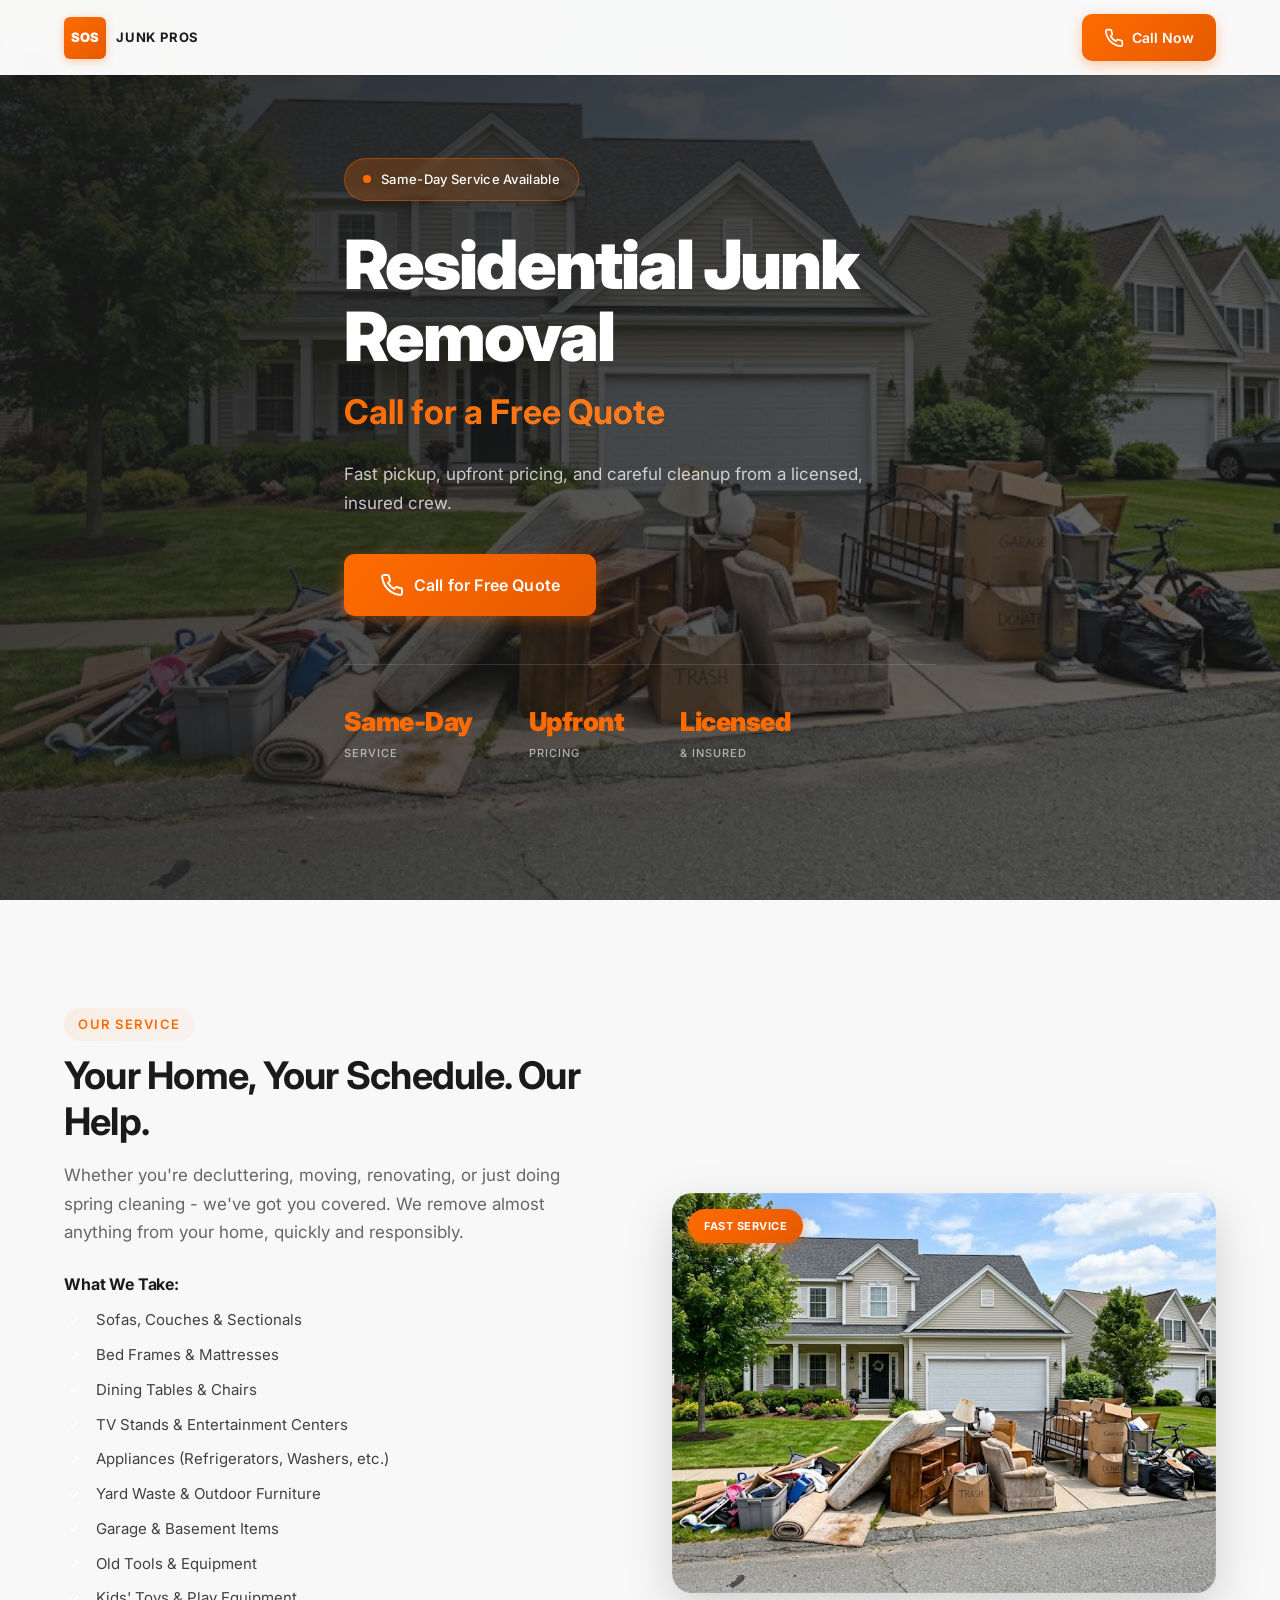
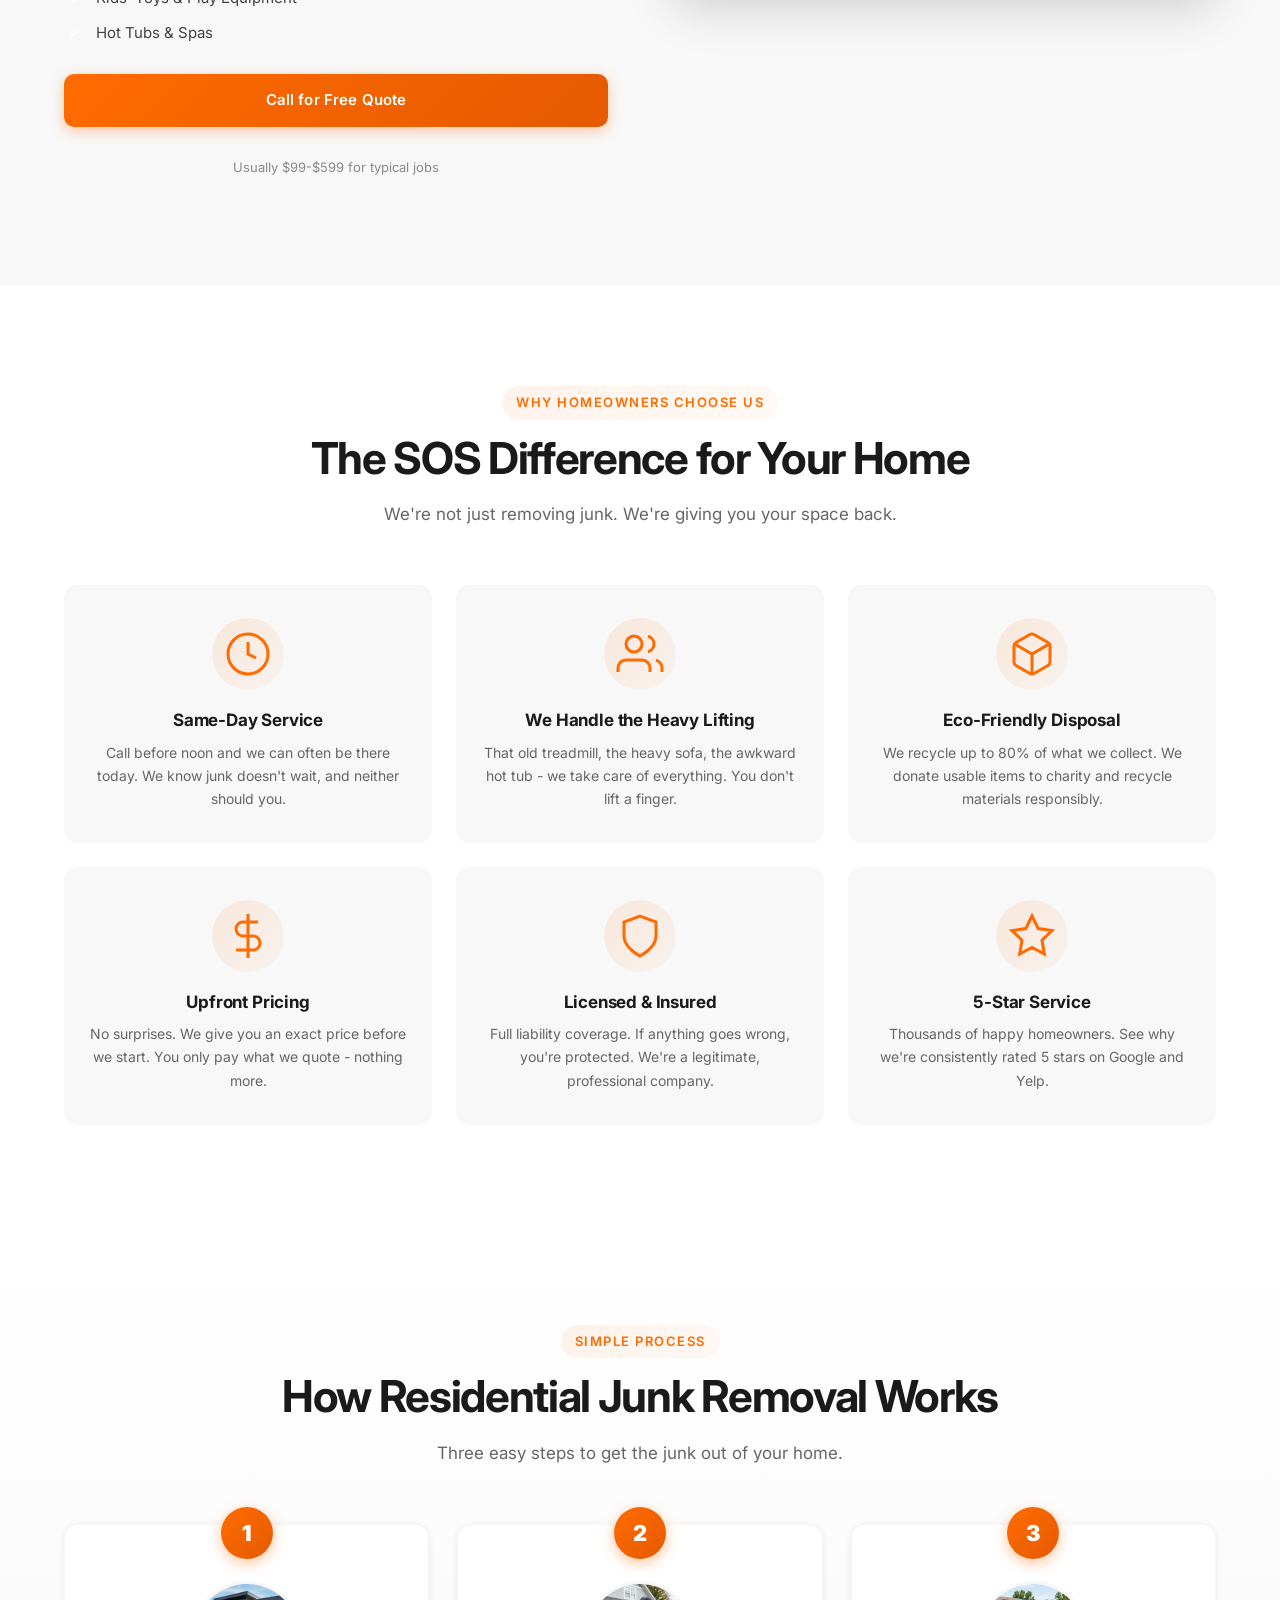
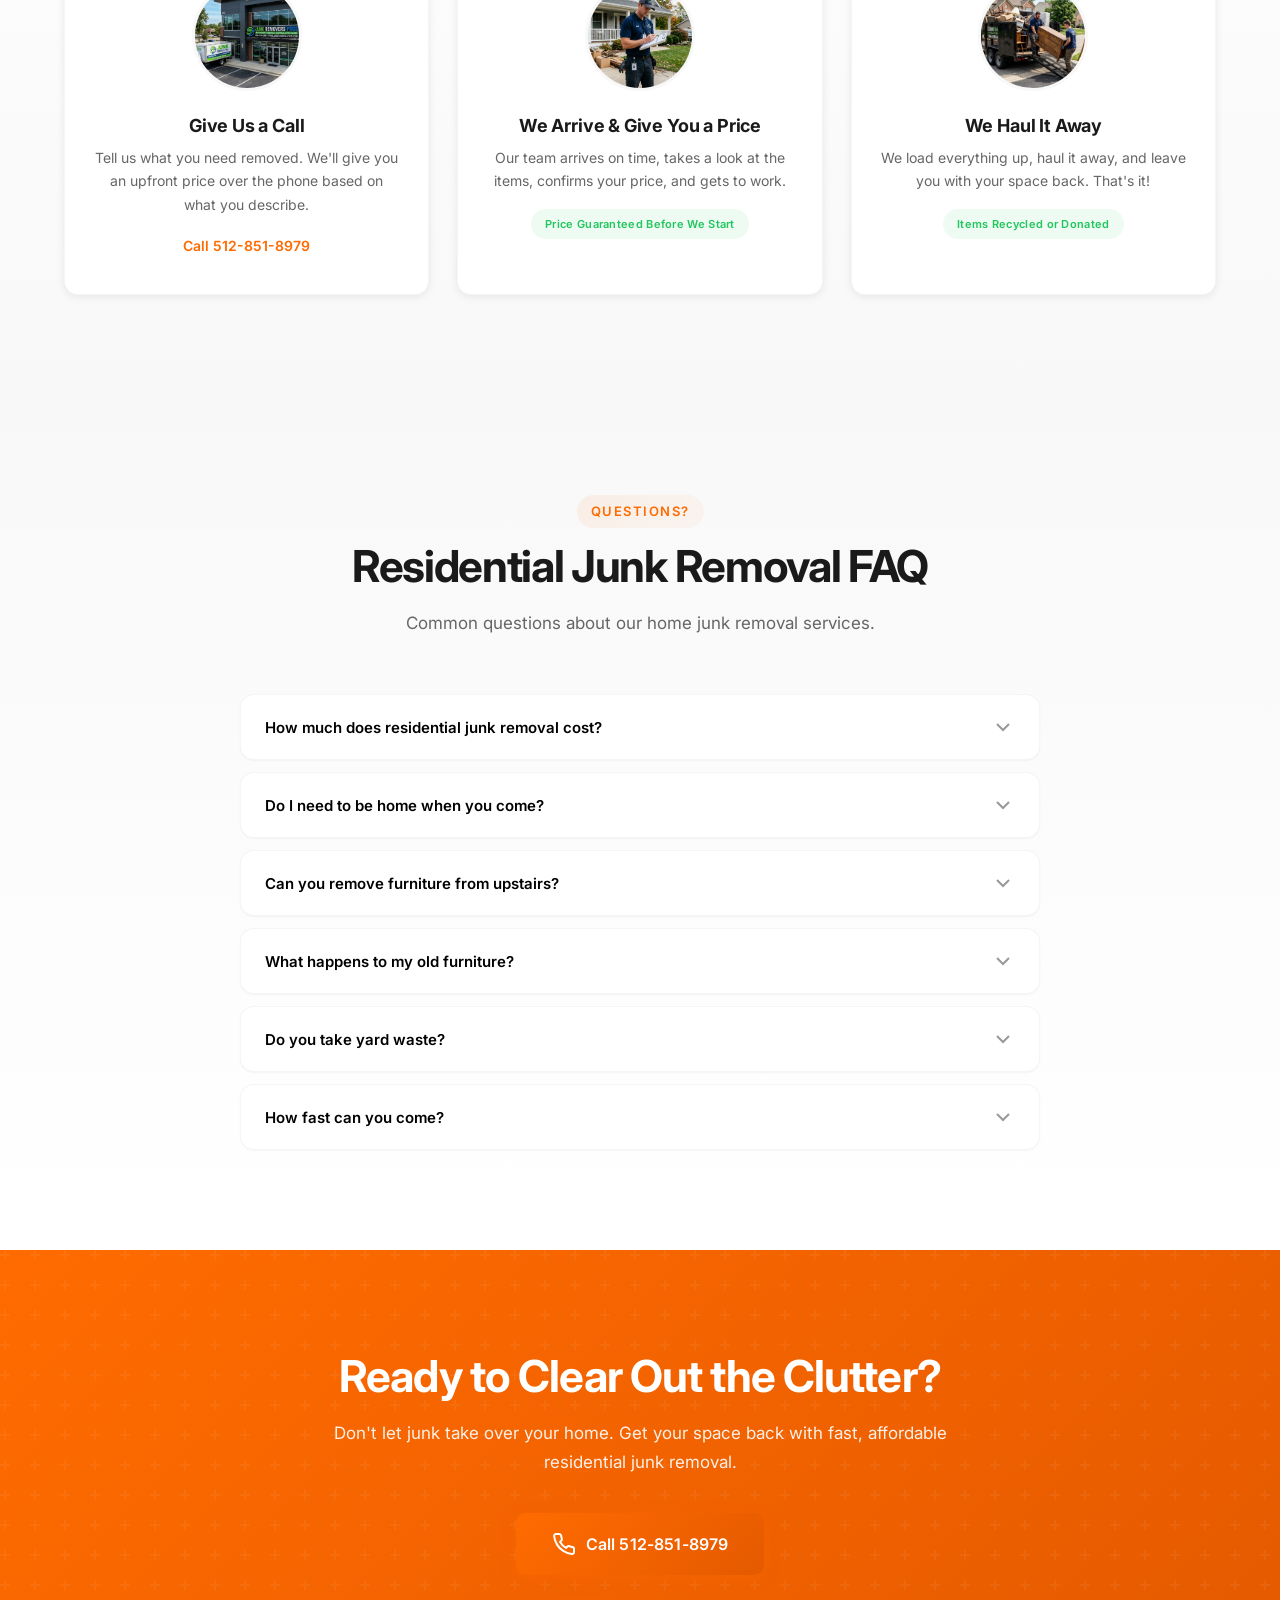
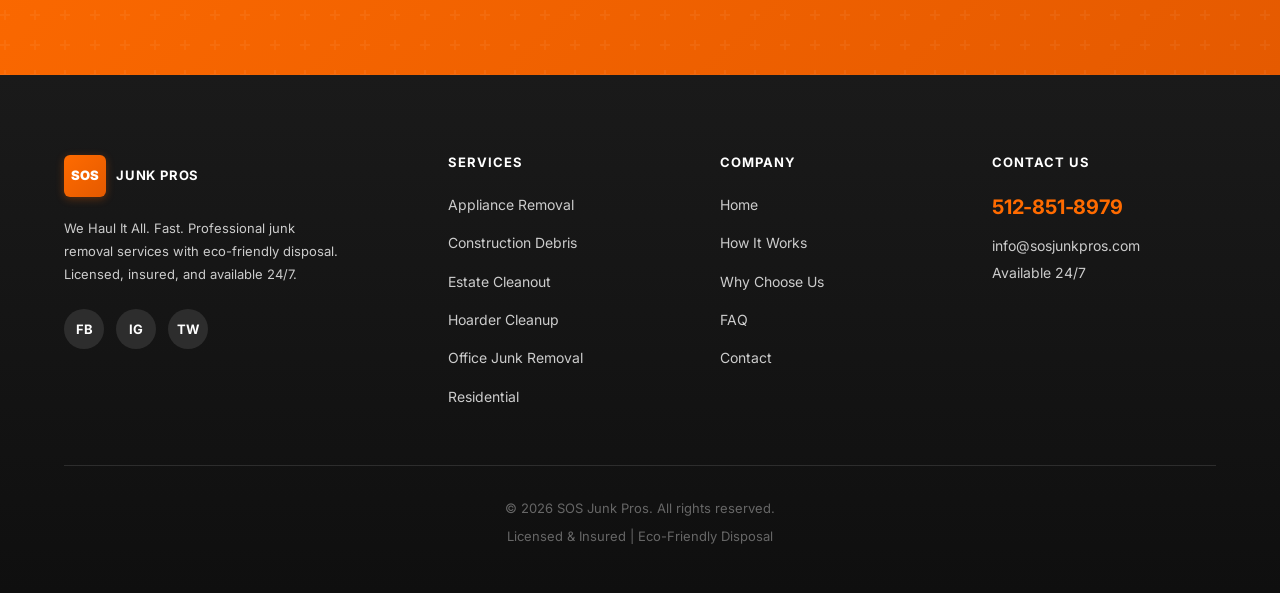
<file: residential-junk-removal.html>
<!DOCTYPE html>
<html lang="en">
<head>
    <meta charset="UTF-8">
    <meta name="viewport" content="width=device-width, initial-scale=1.0">
    <meta name="description" content="Residential junk removal service. We remove furniture, mattresses, appliances, yard waste and more. Same-day service available. Call 512-851-8979!">
    <meta name="keywords" content="residential junk removal, home junk removal, furniture removal, mattress removal, garage cleanout, yard waste removal">
    <meta name="robots" content="index, follow">
    <meta name="author" content="SOS Junk Pros">
    
    <meta property="og:title" content="Residential Junk Removal - SOS Junk Pros | We Haul It All. Fast.">
    <meta property="og:description" content="Fast, affordable residential junk removal. We handle furniture, appliances, mattresses, yard waste, and more.">
    <meta property="og:type" content="website">
    <meta property="og:url" content="https://sosjunkpros.com/residential-junk-removal">
    
    <title>Residential Junk Removal | SOS Junk Pros - Home Cleanout Services</title>
    
    <link rel="preconnect" href="https://fonts.googleapis.com">
    <link rel="preconnect" href="https://fonts.gstatic.com" crossorigin>
    <link href="https://fonts.googleapis.com/css2?family=Inter:wght@400;500;600;700;800;900&display=swap" rel="stylesheet">
    
    <link rel="stylesheet" href="css/styles.css">

    <!-- Google tag (gtag.js) -->
    <script async src="https://www.googletagmanager.com/gtag/js?id=AW-18012488938"></script>
    <script>
      window.dataLayer = window.dataLayer || [];
      function gtag(){dataLayer.push(arguments);}
      gtag('js', new Date());
      gtag('config', 'AW-18012488938');
    </script>
    
    <script type="application/ld+json">
    {
        "@context": "https://schema.org",
        "@type": "LocalBusiness",
        "name": "SOS Junk Pros - Residential",
        "description": "Residential junk removal service for homeowners",
        "telephone": "+1-512-851-8979",
        "priceRange": "$$",
        "openingHours": "Mo-Su 00:00-23:59",
        "areaServed": "United States",
        "serviceType": "Residential Junk Removal"
    }
    </script>
</head>
<body class="service-page">
    <header class="sticky-header" id="header">
        <div class="header-container">
            <a href="index.html" class="logo">
                <span class="logo-icon">SOS</span>
                <span class="logo-text">JUNK PROS</span>
            </a>
            <a href="tel:+15128518979" class="header-cta">
                <svg width="20" height="20" viewBox="0 0 24 24" fill="none" stroke="currentColor" stroke-width="2">
                    <path d="M22 16.92v3a2 2 0 0 1-2.18 2 19.79 19.79 0 0 1-8.63-3.07 19.5 19.5 0 0 1-6-6 19.79 19.79 0 0 1-3.07-8.67A2 2 0 0 1 4.11 2h3a2 2 0 0 1 2 1.72 12.84 12.84 0 0 0 .7 2.81 2 2 0 0 1-.45 2.11L8.09 9.91a16 16 0 0 0 6 6l1.27-1.27a2 2 0 0 1 2.11-.45 12.84 12.84 0 0 0 2.81.7A2 2 0 0 1 22 16.92z"/>
                </svg>
                <span>Call Now</span>
            </a>
        </div>
    </header>

    <div class="mobile-call-bar">
        <a href="tel:+15128518979" class="mobile-call-btn">
            <svg width="24" height="24" viewBox="0 0 24 24" fill="none" stroke="currentColor" stroke-width="2">
                <path d="M22 16.92v3a2 2 0 0 1-2.18 2 19.79 19.79 0 0 1-8.63-3.07 19.5 19.5 0 0 1-6-6 19.79 19.79 0 0 1-3.07-8.67A2 2 0 0 1 4.11 2h3a2 2 0 0 1 2 1.72 12.84 12.84 0 0 0 .7 2.81 2 2 0 0 1-.45 2.11L8.09 9.91a16 16 0 0 0 6 6l1.27-1.27a2 2 0 0 1 2.11-.45 12.84 12.84 0 0 0 2.81.7A2 2 0 0 1 22 16.92z"/>
            </svg>
            Call Now - Free Quote
        </a>
    </div>

    <main>
        <section class="hero service-hero" id="home">
            <div class="hero-bg">
                <img src="images/residential-junk-removal.jpg" alt="Junk removal truck at residential home" loading="eager">
                <div class="hero-overlay"></div>
            </div>
            <div class="hero-content">
                <div class="hero-badge">
                    <span class="pulse"></span>
                    Same-Day Service Available
                </div>
                <h1>Residential Junk Removal<span class="geo-city-line" id="heroCityLine"><br><span id="heroCity"></span></span></h1>
                <p class="hero-subtitle">Call for a Free Quote</p>
                <p class="hero-text">Fast pickup, upfront pricing, and careful cleanup from a licensed, insured crew.</p>
                <div class="hero-cta-group">
                    <a href="tel:+15128518979" class="btn btn-primary btn-large">
                        <svg width="24" height="24" viewBox="0 0 24 24" fill="none" stroke="currentColor" stroke-width="2">
                            <path d="M22 16.92v3a2 2 0 0 1-2.18 2 19.79 19.79 0 0 1-8.63-3.07 19.5 19.5 0 0 1-6-6 19.79 19.79 0 0 1-3.07-8.67A2 2 0 0 1 4.11 2h3a2 2 0 0 1 2 1.72 12.84 12.84 0 0 0 .7 2.81 2 2 0 0 1-.45 2.11L8.09 9.91a16 16 0 0 0 6 6l1.27-1.27a2 2 0 0 1 2.11-.45 12.84 12.84 0 0 0 2.81.7A2 2 0 0 1 22 16.92z"/>
                        </svg>
                        Call for Free Quote
                    </a>
                </div>
                <div class="hero-trust">
                    <div class="trust-item">
                        <span class="trust-number">Same-Day</span>
                        <span class="trust-label">Service</span>
                    </div>
                    <div class="trust-item">
                        <span class="trust-number">Upfront</span>
                        <span class="trust-label">Pricing</span>
                    </div>
                    <div class="trust-item">
                        <span class="trust-number">Licensed</span>
                        <span class="trust-label">& Insured</span>
                    </div>
                </div>
            </div>
        </section>

        <section class="service-detail" id="details">
            <div class="container">
                <div class="service-detail-grid reverse">
                    <div class="service-detail-image">
                        <img src="images/residential-junk-removal.jpg" alt="Old sofa being removed from home" loading="lazy">
                        <div class="image-badge">Fast Service</div>
                    </div>
                    <div class="service-detail-content">
                        <span class="section-tag">Our Service</span>
                        <h2>Your Home, Your Schedule. Our Help.</h2>
                        <p class="lead">Whether you're decluttering, moving, renovating, or just doing spring cleaning - we've got you covered. We remove almost anything from your home, quickly and responsibly.</p>
                        
                        <h4>What We Take:</h4>
                        <ul class="check-list">
                            <li>Sofas, Couches & Sectionals</li>
                            <li>Bed Frames & Mattresses</li>
                            <li>Dining Tables & Chairs</li>
                            <li>TV Stands & Entertainment Centers</li>
                            <li>Appliances (Refrigerators, Washers, etc.)</li>
                            <li>Yard Waste & Outdoor Furniture</li>
                            <li>Garage & Basement Items</li>
                            <li>Old Tools & Equipment</li>
                            <li>Kids' Toys & Play Equipment</li>
                            <li>Hot Tubs & Spas</li>
                        </ul>
                        
                        <div class="service-cta">
                            <a href="tel:+15128518979" class="btn btn-primary">Call for Free Quote</a>
                            <span class="cta-note">Usually $99-$599 for typical jobs</span>
                        </div>
                    </div>
                </div>
            </div>
        </section>

        <section class="why-us alt-bg" id="why-us">
            <div class="container">
                <div class="section-header">
                    <span class="section-tag">Why Homeowners Choose Us</span>
                    <h2>The SOS Difference for Your Home</h2>
                    <p>We're not just removing junk. We're giving you your space back.</p>
                </div>
                <div class="features-grid">
                    <div class="feature-card">
                        <div class="feature-icon">
                            <svg width="48" height="48" viewBox="0 0 24 24" fill="none" stroke="currentColor" stroke-width="1.5">
                                <circle cx="12" cy="12" r="10"/>
                                <polyline points="12 6 12 12 16 14"/>
                            </svg>
                        </div>
                        <h3>Same-Day Service</h3>
                        <p>Call before noon and we can often be there today. We know junk doesn't wait, and neither should you.</p>
                    </div>
                    <div class="feature-card">
                        <div class="feature-icon">
                            <svg width="48" height="48" viewBox="0 0 24 24" fill="none" stroke="currentColor" stroke-width="1.5">
                                <path d="M17 21v-2a4 4 0 0 0-4-4H5a4 4 0 0 0-4 4v2"/>
                                <circle cx="9" cy="7" r="4"/>
                                <path d="M23 21v-2a4 4 0 0 0-3-3.87"/>
                                <path d="M16 3.13a4 4 0 0 1 0 7.75"/>
                            </svg>
                        </div>
                        <h3>We Handle the Heavy Lifting</h3>
                        <p>That old treadmill, the heavy sofa, the awkward hot tub - we take care of everything. You don't lift a finger.</p>
                    </div>
                    <div class="feature-card">
                        <div class="feature-icon">
                            <svg width="48" height="48" viewBox="0 0 24 24" fill="none" stroke="currentColor" stroke-width="1.5">
                                <path d="M21 16V8a2 2 0 0 0-1-1.73l-7-4a2 2 0 0 0-2 0l-7 4A2 2 0 0 0 3 8v8a2 2 0 0 0 1 1.73l7 4a2 2 0 0 0 2 0l7-4A2 2 0 0 0 21 16z"/>
                                <polyline points="3.27 6.96 12 12.01 20.73 6.96"/>
                                <line x1="12" y1="22.08" x2="12" y2="12"/>
                            </svg>
                        </div>
                        <h3>Eco-Friendly Disposal</h3>
                        <p>We recycle up to 80% of what we collect. We donate usable items to charity and recycle materials responsibly.</p>
                    </div>
                    <div class="feature-card">
                        <div class="feature-icon">
                            <svg width="48" height="48" viewBox="0 0 24 24" fill="none" stroke="currentColor" stroke-width="1.5">
                                <line x1="12" y1="1" x2="12" y2="23"/>
                                <path d="M17 5H9.5a3.5 3.5 0 0 0 0 7h5a3.5 3.5 0 0 1 0 7H6"/>
                            </svg>
                        </div>
                        <h3>Upfront Pricing</h3>
                        <p>No surprises. We give you an exact price before we start. You only pay what we quote - nothing more.</p>
                    </div>
                    <div class="feature-card">
                        <div class="feature-icon">
                            <svg width="48" height="48" viewBox="0 0 24 24" fill="none" stroke="currentColor" stroke-width="1.5">
                                <path d="M12 22s8-4 8-10V5l-8-3-8 3v7c0 6 8 10 8 10z"/>
                            </svg>
                        </div>
                        <h3>Licensed & Insured</h3>
                        <p>Full liability coverage. If anything goes wrong, you're protected. We're a legitimate, professional company.</p>
                    </div>
                    <div class="feature-card">
                        <div class="feature-icon">
                            <svg width="48" height="48" viewBox="0 0 24 24" fill="none" stroke="currentColor" stroke-width="1.5">
                                <polygon points="12 2 15.09 8.26 22 9.27 17 14.14 18.18 21.02 12 17.77 5.82 21.02 7 14.14 2 9.27 8.91 8.26 12 2"/>
                            </svg>
                        </div>
                        <h3>5-Star Service</h3>
                        <p>Thousands of happy homeowners. See why we're consistently rated 5 stars on Google and Yelp.</p>
                    </div>
                </div>
            </div>
        </section>

        <section class="how-it-works" id="how-it-works">
            <div class="container">
                <div class="section-header">
                    <span class="section-tag">Simple Process</span>
                    <h2>How Residential Junk Removal Works</h2>
                    <p>Three easy steps to get the junk out of your home.</p>
                </div>
                <div class="steps-grid">
                    <div class="step-card">
                        <div class="step-number">1</div>
                        <div class="step-icon">
                            <img src="images/step1-book-pickup.jpg" alt="Call us" loading="lazy">
                        </div>
                        <h3>Give Us a Call</h3>
                        <p>Tell us what you need removed. We'll give you an upfront price over the phone based on what you describe.</p>
                        <a href="tel:+15128518979" class="step-cta">Call 512-851-8979</a>
                    </div>
                    <div class="step-card">
                        <div class="step-number">2</div>
                        <div class="step-icon">
                            <img src="images/step2-get-quote.jpg" alt="We arrive" loading="lazy">
                        </div>
                        <h3>We Arrive & Give You a Price</h3>
                        <p>Our team arrives on time, takes a look at the items, confirms your price, and gets to work.</p>
                        <span class="step-guarantee">Price Guaranteed Before We Start</span>
                    </div>
                    <div class="step-card">
                        <div class="step-number">3</div>
                        <div class="step-icon">
                            <img src="images/step3-haul-away.jpg" alt="We haul away" loading="lazy">
                        </div>
                        <h3>We Haul It Away</h3>
                        <p>We load everything up, haul it away, and leave you with your space back. That's it!</p>
                        <span class="step-guarantee">Items Recycled or Donated</span>
                    </div>
                </div>
            </div>
        </section>

        <section class="faq" id="faq">
            <div class="container">
                <div class="section-header">
                    <span class="section-tag">Questions?</span>
                    <h2>Residential Junk Removal FAQ</h2>
                    <p>Common questions about our home junk removal services.</p>
                </div>
                <div class="faq-list">
                    <div class="faq-item">
                        <button class="faq-question">
                            <span>How much does residential junk removal cost?</span>
                            <svg width="24" height="24" viewBox="0 0 24 24" fill="none" stroke="currentColor" stroke-width="2">
                                <polyline points="6 9 12 15 18 9"/>
                            </svg>
                        </button>
                        <div class="faq-answer">
                            <p>Most residential jobs range from $99-$599. Price depends on the volume and type of items. A small couch might be $100, while a full garage cleanout could be $400-$600. We always give you an exact price before we start.</p>
                        </div>
                    </div>
                    <div class="faq-item">
                        <button class="faq-question">
                            <span>Do I need to be home when you come?</span>
                            <svg width="24" height="24" viewBox="0 0 24 24" fill="none" stroke="currentColor" stroke-width="2">
                                <polyline points="6 9 12 15 18 9"/>
                            </svg>
                        </button>
                        <div class="faq-answer">
                            <p>Not necessarily! If the items are accessible (like in a driveway or garage), we can often do the job without you there. Just point us to the items when we arrive or leave instructions. We'll text you before and after photos.</p>
                        </div>
                    </div>
                    <div class="faq-item">
                        <button class="faq-question">
                            <span>Can you remove furniture from upstairs?</span>
                            <svg width="24" height="24" viewBox="0 0 24 24" fill="none" stroke="currentColor" stroke-width="2">
                                <polyline points="6 9 12 15 18 9"/>
                            </svg>
                        </button>
                        <div class="faq-answer">
                            <p>Yes! Our team is trained to safely navigate stairs, tight hallways, and difficult spaces. If we can physically get the item out, we can remove it. Just let us know about challenging access when you call.</p>
                        </div>
                    </div>
                    <div class="faq-item">
                        <button class="faq-question">
                            <span>What happens to my old furniture?</span>
                            <svg width="24" height="24" viewBox="0 0 24 24" fill="none" stroke="currentColor" stroke-width="2">
                                <polyline points="6 9 12 15 18 9"/>
                            </svg>
                        </button>
                        <div class="faq-answer">
                            <p>We try to donate usable furniture to local charities. Mattresses and fabric items that can't be donated are recycled when possible. Only truly worn-out items go to the landfill - and we work hard to minimize even that.</p>
                        </div>
                    </div>
                    <div class="faq-item">
                        <button class="faq-question">
                            <span>Do you take yard waste?</span>
                            <svg width="24" height="24" viewBox="0 0 24 24" fill="none" stroke="currentColor" stroke-width="2">
                                <polyline points="6 9 12 15 18 9"/>
                            </svg>
                        </button>
                        <div class="faq-answer">
                            <p>Yes! We remove patio furniture, old grills, sheds, swing sets, hot tubs, and general yard waste. Just call and describe what you have - we can handle most outdoor items.</p>
                        </div>
                    </div>
                    <div class="faq-item">
                        <button class="faq-question">
                            <span>How fast can you come?</span>
                            <svg width="24" height="24" viewBox="0 0 24 24" fill="none" stroke="currentColor" stroke-width="2">
                                <polyline points="6 9 12 15 18 9"/>
                            </svg>
                        </button>
                        <div class="faq-answer">
                            <p>Same-day service is often available. Call us before noon and we'll do our best to be there today. We also offer next-day scheduling if same-day doesn't work for you.</p>
                        </div>
                    </div>
                </div>
            </div>
        </section>

        <section class="cta-section">
            <div class="container">
                <div class="cta-content">
                    <h2>Ready to Clear Out the Clutter?</h2>
                    <p>Don't let junk take over your home. Get your space back with fast, affordable residential junk removal.</p>
                    <div class="cta-buttons">
                        <a href="tel:+15128518979" class="btn btn-primary btn-large">
                            <svg width="24" height="24" viewBox="0 0 24 24" fill="none" stroke="currentColor" stroke-width="2">
                                <path d="M22 16.92v3a2 2 0 0 1-2.18 2 19.79 19.79 0 0 1-8.63-3.07 19.5 19.5 0 0 1-6-6 19.79 19.79 0 0 1-3.07-8.67A2 2 0 0 1 4.11 2h3a2 2 0 0 1 2 1.72 12.84 12.84 0 0 0 .7 2.81 2 2 0 0 1-.45 2.11L8.09 9.91a16 16 0 0 0 6 6l1.27-1.27a2 2 0 0 1 2.11-.45 12.84 12.84 0 0 0 2.81.7A2 2 0 0 1 22 16.92z"/>
                            </svg>
                            Call 512-851-8979
                        </a>
                    </div>
                </div>
            </div>
        </section>
    </main>

    <footer class="footer">
        <div class="container">
            <div class="footer-grid">
                <div class="footer-brand">
                    <a href="index.html" class="footer-logo">
                        <span class="logo-icon">SOS</span>
                        <span class="logo-text">JUNK PROS</span>
                    </a>
                    <p>We Haul It All. Fast. Professional junk removal services with eco-friendly disposal. Licensed, insured, and available 24/7.</p>
                    <div class="footer-social">
                        <a href="#" aria-label="Facebook">FB</a>
                        <a href="#" aria-label="Instagram">IG</a>
                        <a href="#" aria-label="Twitter">TW</a>
                    </div>
                </div>
                <div class="footer-links">
                    <h4>Services</h4>
                    <ul>
                        <li><a href="appliance-removal.html">Appliance Removal</a></li>
                        <li><a href="construction-debris-removal.html">Construction Debris</a></li>
                        <li><a href="estate-cleanout.html">Estate Cleanout</a></li>
                        <li><a href="hoarder-cleanup.html">Hoarder Cleanup</a></li>
                        <li><a href="office-junk-removal.html">Office Junk Removal</a></li>
                        <li><a href="residential-junk-removal.html">Residential</a></li>
                    </ul>
                </div>
                <div class="footer-links">
                    <h4>Company</h4>
                    <ul>
                        <li><a href="index.html">Home</a></li>
                        <li><a href="index.html#how-it-works">How It Works</a></li>
                        <li><a href="index.html#why-us">Why Choose Us</a></li>
                        <li><a href="index.html#faq">FAQ</a></li>
                        <li><a href="index.html#contact">Contact</a></li>
                    </ul>
                </div>
                <div class="footer-contact">
                    <h4>Contact Us</h4>
                    <a href="tel:+15128518979" class="footer-phone">512-851-8979</a>
                    <p>info@sosjunkpros.com</p>
                    <p>Available 24/7</p>
                </div>
            </div>
            <div class="footer-bottom">
                <p>&copy; 2026 SOS Junk Pros. All rights reserved.</p>
                <p>Licensed & Insured | Eco-Friendly Disposal</p>
            </div>
        </div>
    </footer>

    <script src="js/main.js"></script>
</body>
</html>
</file>
<file: css/styles.css>
:root {
    --orange: #FF6B00;
    --orange-dark: #E55A00;
    --orange-light: #FF8C3A;
    --black: #1A1A1A;
    --black-light: #2D2D2D;
    --gray-dark: #404040;
    --gray: #666666;
    --gray-light: #999999;
    --gray-lighter: #CCCCCC;
    --gray-lightest: #F8F8F8;
    --white: #FFFFFF;
    --success: #22C55E;
    --error: #EF4444;
    
    --font-family: 'Inter', -apple-system, BlinkMacSystemFont, 'Segoe UI', Roboto, sans-serif;
    --font-weight-normal: 400;
    --font-weight-medium: 500;
    --font-weight-semibold: 600;
    --font-weight-bold: 700;
    --font-weight-extrabold: 800;
    --font-weight-black: 900;
    
    --transition-fast: 150ms ease;
    --transition-normal: 250ms ease;
    --transition-slow: 400ms ease;
    
    --shadow-sm: 0 1px 2px rgba(0,0,0,0.04);
    --shadow: 0 2px 8px rgba(0,0,0,0.08);
    --shadow-md: 0 4px 16px rgba(0,0,0,0.1);
    --shadow-lg: 0 8px 24px rgba(0,0,0,0.12);
    --shadow-xl: 0 16px 48px rgba(0,0,0,0.16);
    
    --radius-sm: 6px;
    --radius: 10px;
    --radius-lg: 14px;
    --radius-xl: 20px;
    --radius-full: 9999px;
}

*, *::before, *::after {
    box-sizing: border-box;
    margin: 0;
    padding: 0;
}

html {
    scroll-behavior: smooth;
    -webkit-text-size-adjust: 100%;
}

body {
    font-family: var(--font-family);
    font-size: 16px;
    line-height: 1.65;
    color: var(--black);
    background-color: var(--white);
    -webkit-font-smoothing: antialiased;
    -moz-osx-font-smoothing: grayscale;
    overflow-x: hidden;
}

img {
    max-width: 100%;
    height: auto;
    display: block;
}

a {
    color: inherit;
    text-decoration: none;
}

button {
    font-family: inherit;
    cursor: pointer;
    border: none;
    background: none;
}

ul {
    list-style: none;
}

.container {
    width: 100%;
    max-width: 1200px;
    margin: 0 auto;
    padding: 0 24px;
}

h1, h2, h3, h4, h5, h6 {
    font-weight: var(--font-weight-bold);
    line-height: 1.2;
    letter-spacing: -0.02em;
}

.geo-city-line,
.geo-city-value {
    display: none;
}

.geo-city-line.is-visible {
    display: inline;
}

.geo-city-value.is-visible {
    display: block;
}

.section-header {
    text-align: center;
    margin-bottom: 56px;
}

.section-tag {
    display: inline-block;
    font-size: 13px;
    font-weight: var(--font-weight-semibold);
    color: var(--orange);
    text-transform: uppercase;
    letter-spacing: 1.5px;
    margin-bottom: 12px;
    padding: 6px 14px;
    background: linear-gradient(135deg, rgba(255,107,0,0.08) 0%, rgba(255,107,0,0.04) 100%);
    border-radius: var(--radius-full);
}

.section-header h2 {
    font-size: clamp(30px, 5vw, 44px);
    margin-bottom: 16px;
    letter-spacing: -0.03em;
}

.section-header p {
    font-size: 17px;
    color: var(--gray);
    max-width: 600px;
    margin: 0 auto;
    line-height: 1.7;
}

.btn {
    display: inline-flex;
    align-items: center;
    justify-content: center;
    gap: 10px;
    padding: 14px 28px;
    font-size: 15px;
    font-weight: var(--font-weight-semibold);
    border-radius: var(--radius);
    transition: all var(--transition-normal);
    white-space: nowrap;
    letter-spacing: 0.01em;
}

.btn-primary {
    background: linear-gradient(135deg, var(--orange) 0%, var(--orange-dark) 100%);
    color: var(--white);
    box-shadow: 0 4px 14px rgba(255,107,0,0.35);
}

.btn-primary:hover {
    transform: translateY(-2px);
    box-shadow: 0 6px 20px rgba(255,107,0,0.45);
}

.btn-secondary {
    background-color: var(--black);
    color: var(--white);
}

.btn-secondary:hover {
    background-color: var(--black-light);
    transform: translateY(-2px);
}

.btn-large {
    padding: 18px 36px;
    font-size: 16px;
}

.btn-full {
    width: 100%;
}

.sticky-header {
    position: fixed;
    top: 0;
    left: 0;
    right: 0;
    z-index: 1000;
    background-color: rgba(255,255,255,0.97);
    backdrop-filter: blur(10px);
    -webkit-backdrop-filter: blur(10px);
    box-shadow: 0 1px 0 rgba(0,0,0,0.05), var(--shadow-sm);
    transition: all var(--transition-normal);
}

.sticky-header.scrolled {
    box-shadow: 0 1px 0 rgba(0,0,0,0.05), var(--shadow);
}

.sticky-header.hidden {
    transform: translateY(-100%);
}

.header-container {
    display: flex;
    align-items: center;
    justify-content: space-between;
    padding: 14px 24px;
    max-width: 1200px;
    margin: 0 auto;
}

.logo {
    display: flex;
    align-items: center;
    gap: 10px;
}

.logo-icon {
    display: flex;
    align-items: center;
    justify-content: center;
    width: 42px;
    height: 42px;
    background: linear-gradient(135deg, var(--orange) 0%, var(--orange-dark) 100%);
    color: var(--white);
    font-size: 13px;
    font-weight: var(--font-weight-black);
    border-radius: var(--radius-sm);
    box-shadow: 0 2px 8px rgba(255,107,0,0.3);
}

.logo-text {
    font-size: 13px;
    font-weight: var(--font-weight-bold);
    letter-spacing: 0.8px;
}

.main-nav {
    display: none;
}

.main-nav ul {
    display: flex;
    gap: 36px;
}

.main-nav a {
    font-size: 14px;
    font-weight: var(--font-weight-medium);
    color: var(--gray);
    transition: color var(--transition-fast);
    position: relative;
}

.main-nav a::after {
    content: '';
    position: absolute;
    bottom: -4px;
    left: 0;
    width: 0;
    height: 2px;
    background: var(--orange);
    transition: width var(--transition-fast);
}

.main-nav a:hover {
    color: var(--orange);
}

.main-nav a:hover::after {
    width: 100%;
}

.header-cta {
    display: flex;
    align-items: center;
    gap: 8px;
    padding: 12px 22px;
    background: linear-gradient(135deg, var(--orange) 0%, var(--orange-dark) 100%);
    color: var(--white);
    font-size: 14px;
    font-weight: var(--font-weight-semibold);
    border-radius: var(--radius);
    box-shadow: 0 4px 14px rgba(255,107,0,0.35);
    transition: all var(--transition-fast);
}

.header-cta:hover {
    transform: translateY(-2px);
    box-shadow: 0 6px 20px rgba(255,107,0,0.45);
}

.mobile-menu-toggle {
    display: flex;
    flex-direction: column;
    justify-content: center;
    gap: 5px;
    width: 42px;
    height: 42px;
    padding: 10px;
}

.mobile-menu-toggle span {
    display: block;
    width: 22px;
    height: 2px;
    background-color: var(--black);
    border-radius: 2px;
    transition: all var(--transition-fast);
}

.mobile-menu-toggle.active span:nth-child(1) {
    transform: rotate(45deg) translate(5px, 5px);
}

.mobile-menu-toggle.active span:nth-child(2) {
    opacity: 0;
}

.mobile-menu-toggle.active span:nth-child(3) {
    transform: rotate(-45deg) translate(5px, -5px);
}

.mobile-call-bar {
    display: none;
    position: fixed;
    bottom: 0;
    left: 0;
    right: 0;
    z-index: 999;
    background: linear-gradient(135deg, var(--orange) 0%, var(--orange-dark) 100%);
    padding: 14px 20px;
    box-shadow: 0 -4px 24px rgba(255,107,0,0.3);
}

.mobile-call-btn {
    display: flex;
    align-items: center;
    justify-content: center;
    gap: 12px;
    width: 100%;
    padding: 16px;
    background-color: var(--white);
    color: var(--orange);
    font-size: 17px;
    font-weight: var(--font-weight-bold);
    border-radius: var(--radius);
    box-shadow: var(--shadow);
}

.hero {
    position: relative;
    min-height: 100vh;
    display: flex;
    align-items: center;
    padding: 120px 0 100px;
}

.hero-bg {
    position: absolute;
    inset: 0;
    z-index: -1;
}

.hero-bg img {
    width: 100%;
    height: 100%;
    object-fit: cover;
}

.hero-overlay {
    position: absolute;
    inset: 0;
    background: linear-gradient(135deg, rgba(26,26,26,0.92) 0%, rgba(26,26,26,0.75) 50%, rgba(26,26,26,0.6) 100%);
}

.hero-content {
    width: 100%;
    max-width: 1200px;
    margin: 0 auto;
    padding: 0 24px;
    color: var(--white);
}

.hero-badge {
    display: inline-flex;
    align-items: center;
    gap: 10px;
    padding: 10px 18px;
    background: linear-gradient(135deg, rgba(255,107,0,0.25) 0%, rgba(255,107,0,0.1) 100%);
    border: 1px solid rgba(255,107,0,0.4);
    backdrop-filter: blur(4px);
    border-radius: var(--radius-full);
    font-size: 13px;
    font-weight: var(--font-weight-medium);
    margin-bottom: 28px;
    letter-spacing: 0.3px;
}

.pulse {
    width: 8px;
    height: 8px;
    background-color: var(--orange);
    border-radius: 50%;
    animation: pulse 2s infinite;
    box-shadow: 0 0 0 0 rgba(255,107,0,0.4);
}

@keyframes pulse {
    0%, 100% { 
        opacity: 1; 
        transform: scale(1); 
        box-shadow: 0 0 0 0 rgba(255,107,0,0.4);
    }
    50% { 
        opacity: 0.8; 
        transform: scale(1.1);
        box-shadow: 0 0 0 8px rgba(255,107,0,0);
    }
}

.hero h1 {
    font-size: clamp(38px, 8vw, 68px);
    font-weight: var(--font-weight-black);
    line-height: 1.05;
    letter-spacing: -0.03em;
    margin-bottom: 12px;
}

.hero-subtitle {
    font-size: clamp(22px, 4vw, 34px);
    font-weight: var(--font-weight-bold);
    background: linear-gradient(135deg, var(--orange) 0%, var(--orange-light) 100%);
    -webkit-background-clip: text;
    -webkit-text-fill-color: transparent;
    background-clip: text;
    margin-bottom: 20px;
}

.hero-text {
    font-size: 17px;
    color: rgba(255,255,255,0.75);
    max-width: 520px;
    margin-bottom: 36px;
    line-height: 1.7;
}

.hero-cta-group {
    display: flex;
    flex-direction: column;
    gap: 16px;
    margin-bottom: 48px;
}

.hero-cta-group .btn {
    width: 100%;
}

.hero-trust {
    display: flex;
    gap: 40px;
    padding-top: 36px;
    border-top: 1px solid rgba(255,255,255,0.12);
}

.trust-item {
    display: flex;
    flex-direction: column;
}

.trust-number {
    font-size: 26px;
    font-weight: var(--font-weight-black);
    color: var(--orange);
    letter-spacing: -0.02em;
}

.trust-label {
    font-size: 11px;
    color: rgba(255,255,255,0.6);
    text-transform: uppercase;
    letter-spacing: 1px;
    font-weight: var(--font-weight-medium);
}

.hero-scroll-indicator {
    position: absolute;
    bottom: 120px;
    left: 50%;
    transform: translateX(-50%);
    display: flex;
    flex-direction: column;
    align-items: center;
    gap: 8px;
    color: var(--white);
    font-size: 11px;
    opacity: 0.5;
    animation: bounce 2s infinite;
    text-transform: uppercase;
    letter-spacing: 1px;
}

@keyframes bounce {
    0%, 100% { transform: translateX(-50%) translateY(0); }
    50% { transform: translateX(-50%) translateY(8px); }
}

.services {
    padding: 100px 0;
    background-color: var(--white);
}

.services-grid {
    display: grid;
    gap: 28px;
}

.service-card {
    background-color: var(--white);
    border-radius: var(--radius-lg);
    overflow: hidden;
    box-shadow: var(--shadow);
    border: 1px solid rgba(0,0,0,0.04);
    transition: all var(--transition-normal);
}

.service-card:hover {
    transform: translateY(-8px);
    box-shadow: var(--shadow-xl);
    border-color: rgba(255,107,0,0.15);
}

.service-image {
    position: relative;
    height: 200px;
    overflow: hidden;
}

.service-image::after {
    content: '';
    position: absolute;
    bottom: 0;
    left: 0;
    right: 0;
    height: 60px;
    background: linear-gradient(to top, rgba(0,0,0,0.3), transparent);
    pointer-events: none;
}

.service-image img {
    width: 100%;
    height: 100%;
    object-fit: cover;
    transition: transform var(--transition-slow);
}

.service-card:hover .service-image img {
    transform: scale(1.08);
}

.service-content {
    padding: 24px;
}

.service-content h3 {
    font-size: 20px;
    margin-bottom: 10px;
    letter-spacing: -0.01em;
}

.service-content p {
    font-size: 14px;
    color: var(--gray);
    margin-bottom: 16px;
    line-height: 1.65;
}

.service-features {
    margin-bottom: 16px;
}

.service-features li {
    position: relative;
    padding-left: 18px;
    font-size: 13px;
    color: var(--gray-dark);
    margin-bottom: 6px;
}

.service-features li::before {
    content: '';
    position: absolute;
    left: 0;
    top: 7px;
    width: 5px;
    height: 5px;
    background: linear-gradient(135deg, var(--orange) 0%, var(--orange-light) 100%);
    border-radius: 50%;
}

.service-link {
    display: inline-flex;
    align-items: center;
    gap: 6px;
    font-size: 14px;
    font-weight: var(--font-weight-semibold);
    color: var(--orange);
    transition: all var(--transition-fast);
}

.service-link:hover {
    color: var(--orange-dark);
    gap: 10px;
}

.service-card-cta {
    background: linear-gradient(135deg, var(--orange) 0%, var(--orange-dark) 100%);
    display: flex;
    align-items: center;
    justify-content: center;
    min-height: 320px;
    box-shadow: var(--shadow-lg);
}

.cta-content {
    text-align: center;
    color: var(--white);
    padding: 24px;
}

.cta-content h3 {
    font-size: 22px;
    margin-bottom: 10px;
}

.cta-content p {
    font-size: 15px;
    opacity: 0.9;
    margin-bottom: 24px;
}

.service-detail {
    padding: 100px 0;
    background-color: var(--gray-lightest);
}

.service-detail.alt-bg {
    background-color: var(--white);
}

.service-detail-grid {
    display: grid;
    gap: 48px;
    align-items: center;
}

.service-detail-grid.reverse {
    direction: rtl;
}

.service-detail-grid.reverse > * {
    direction: ltr;
}

.service-detail-image {
    position: relative;
    border-radius: var(--radius-xl);
    overflow: hidden;
    box-shadow: var(--shadow-xl);
}

.service-detail-image::before {
    content: '';
    position: absolute;
    inset: 0;
    border: 1px solid rgba(255,255,255,0.1);
    border-radius: var(--radius-xl);
    pointer-events: none;
    z-index: 1;
}

.service-detail-image img {
    width: 100%;
    height: 320px;
    object-fit: cover;
}

.image-badge {
    position: absolute;
    top: 16px;
    left: 16px;
    padding: 8px 16px;
    background: linear-gradient(135deg, var(--orange) 0%, var(--orange-dark) 100%);
    color: var(--white);
    font-size: 11px;
    font-weight: var(--font-weight-bold);
    border-radius: var(--radius-full);
    text-transform: uppercase;
    letter-spacing: 0.5px;
    box-shadow: 0 4px 12px rgba(255,107,0,0.4);
}

.service-detail-content {
    padding: 8px 0;
}

.service-detail-content .section-tag {
    margin-bottom: 12px;
}

.service-detail-content h2 {
    font-size: clamp(28px, 4vw, 38px);
    margin-bottom: 16px;
    letter-spacing: -0.02em;
}

.service-detail-content .lead {
    font-size: 17px;
    color: var(--gray);
    margin-bottom: 28px;
    line-height: 1.7;
}

.service-detail-content h4 {
    font-size: 16px;
    margin-bottom: 14px;
    letter-spacing: -0.01em;
}

.check-list {
    margin-bottom: 28px;
}

.check-list li {
    position: relative;
    padding-left: 32px;
    font-size: 15px;
    color: var(--gray-dark);
    margin-bottom: 10px;
}

.check-list li::before {
    content: '';
    position: absolute;
    left: 0;
    top: 2px;
    width: 20px;
    height: 20px;
    background: linear-gradient(135deg, var(--orange) 0%, var(--orange-light) 100%);
    border-radius: 50%;
    background-image: url("data:image/svg+xml,%3Csvg xmlns='http://www.w3.org/2000/svg' width='12' height='12' viewBox='0 0 24 24' fill='none' stroke='white' stroke-width='3'%3E%3Cpolyline points='20 6 9 17 4 12'/%3E%3C/svg%3E");
    background-repeat: no-repeat;
    background-position: center;
    background-size: 11px;
}

.service-cta {
    display: flex;
    flex-direction: column;
    gap: 12px;
    margin-top: 28px;
}

.cta-note {
    font-size: 13px;
    color: var(--gray);
    text-align: center;
}

.how-it-works {
    padding: 100px 0;
    background: linear-gradient(180deg, var(--white) 0%, var(--gray-lightest) 100%);
}

.steps-grid {
    display: grid;
    gap: 28px;
}

.step-card {
    position: relative;
    background-color: var(--white);
    padding: 36px 28px;
    border-radius: var(--radius-lg);
    text-align: center;
    box-shadow: var(--shadow);
    border: 1px solid rgba(0,0,0,0.04);
    transition: all var(--transition-normal);
}

.step-card:hover {
    transform: translateY(-6px);
    box-shadow: var(--shadow-lg);
}

.step-number {
    position: absolute;
    top: -18px;
    left: 50%;
    transform: translateX(-50%);
    width: 52px;
    height: 52px;
    background: linear-gradient(135deg, var(--orange) 0%, var(--orange-dark) 100%);
    color: var(--white);
    font-size: 22px;
    font-weight: var(--font-weight-black);
    border-radius: 50%;
    display: flex;
    align-items: center;
    justify-content: center;
    box-shadow: 0 4px 14px rgba(255,107,0,0.4);
}

.step-icon {
    width: 110px;
    height: 110px;
    margin: 20px auto 24px;
    border-radius: 50%;
    overflow: hidden;
    border: 3px solid var(--gray-lightest);
    transition: border-color var(--transition-fast);
}

.step-card:hover .step-icon {
    border-color: var(--orange);
}

.step-icon img {
    width: 100%;
    height: 100%;
    object-fit: cover;
}

.step-card h3 {
    font-size: 18px;
    margin-bottom: 10px;
    letter-spacing: -0.01em;
}

.step-card p {
    font-size: 14px;
    color: var(--gray);
    margin-bottom: 16px;
    line-height: 1.65;
}

.step-cta {
    display: inline-block;
    font-size: 14px;
    font-weight: var(--font-weight-semibold);
    color: var(--orange);
    transition: color var(--transition-fast);
}

.step-cta:hover {
    color: var(--orange-dark);
}

.step-guarantee {
    display: inline-block;
    font-size: 11px;
    font-weight: var(--font-weight-semibold);
    color: var(--success);
    background-color: rgba(34,197,94,0.08);
    padding: 6px 14px;
    border-radius: var(--radius-full);
    letter-spacing: 0.3px;
}

.why-us {
    padding: 100px 0;
    background-color: var(--white);
}

.features-grid {
    display: grid;
    gap: 24px;
}

.feature-card {
    padding: 32px 24px;
    background-color: var(--gray-lightest);
    border-radius: var(--radius-lg);
    text-align: center;
    transition: all var(--transition-normal);
    border: 1px solid transparent;
}

.feature-card:hover {
    transform: translateY(-6px);
    box-shadow: var(--shadow-lg);
    border-color: rgba(255,107,0,0.1);
}

.feature-icon {
    display: flex;
    align-items: center;
    justify-content: center;
    width: 72px;
    height: 72px;
    margin: 0 auto 20px;
    background: linear-gradient(135deg, rgba(255,107,0,0.12) 0%, rgba(255,107,0,0.04) 100%);
    border-radius: 50%;
    color: var(--orange);
}

.feature-card h3 {
    font-size: 17px;
    margin-bottom: 10px;
    letter-spacing: -0.01em;
}

.feature-card p {
    font-size: 14px;
    color: var(--gray);
    line-height: 1.65;
}

.stats-banner {
    display: grid;
    grid-template-columns: repeat(2, 1fr);
    gap: 16px;
    margin-top: 56px;
    padding: 36px;
    background: linear-gradient(135deg, var(--black) 0%, var(--black-light) 100%);
    border-radius: var(--radius-xl);
    box-shadow: var(--shadow-xl);
}

.stat {
    text-align: center;
}

.stat-number {
    display: block;
    font-size: 34px;
    font-weight: var(--font-weight-black);
    color: var(--orange);
    letter-spacing: -0.03em;
}

.stat-label {
    font-size: 12px;
    color: var(--gray-lighter);
    text-transform: uppercase;
    letter-spacing: 1px;
}

.faq {
    padding: 100px 0;
    background: linear-gradient(180deg, var(--gray-lightest) 0%, var(--white) 100%);
}

.faq-list {
    max-width: 800px;
    margin: 0 auto;
    display: flex;
    flex-direction: column;
    gap: 12px;
}

.faq-item {
    background-color: var(--white);
    border-radius: var(--radius-lg);
    overflow: hidden;
    box-shadow: var(--shadow-sm);
    border: 1px solid rgba(0,0,0,0.04);
    transition: all var(--transition-fast);
}

.faq-item:hover {
    box-shadow: var(--shadow);
}

.faq-question {
    display: flex;
    align-items: center;
    justify-content: space-between;
    width: 100%;
    padding: 20px 24px;
    font-size: 15px;
    font-weight: var(--font-weight-semibold);
    text-align: left;
    transition: background-color var(--transition-fast);
}

.faq-question:hover {
    background-color: rgba(0,0,0,0.02);
}

.faq-question svg {
    flex-shrink: 0;
    color: var(--gray-light);
    transition: all var(--transition-normal);
}

.faq-item.active .faq-question svg {
    transform: rotate(180deg);
    color: var(--orange);
}

.faq-answer {
    max-height: 0;
    overflow: hidden;
    transition: max-height var(--transition-normal);
}

.faq-item.active .faq-answer {
    max-height: 500px;
}

.faq-answer p {
    padding: 0 24px 20px;
    font-size: 14px;
    color: var(--gray-dark);
    line-height: 1.75;
}

.contact {
    padding: 100px 0;
    background-color: var(--gray-lightest);
}

.contact-grid {
    display: grid;
    gap: 24px;
}

.contact-card {
    background-color: var(--white);
    padding: 32px 24px;
    border-radius: var(--radius-lg);
    text-align: center;
    box-shadow: var(--shadow-sm);
    border: 1px solid rgba(0,0,0,0.04);
    transition: all var(--transition-normal);
}

.contact-card:hover {
    transform: translateY(-6px);
    box-shadow: var(--shadow-lg);
    border-color: rgba(255,107,0,0.15);
}

.contact-icon {
    display: flex;
    align-items: center;
    justify-content: center;
    width: 64px;
    height: 64px;
    margin: 0 auto 18px;
    background: linear-gradient(135deg, rgba(255,107,0,0.12) 0%, rgba(255,107,0,0.04) 100%);
    border-radius: 50%;
    color: var(--orange);
}

.contact-card h3 {
    font-size: 14px;
    font-weight: var(--font-weight-semibold);
    margin-bottom: 8px;
    text-transform: uppercase;
    letter-spacing: 0.5px;
}

.contact-value {
    display: block;
    font-size: 18px;
    font-weight: var(--font-weight-bold);
    color: var(--black);
    margin-bottom: 6px;
    letter-spacing: -0.01em;
}

a.contact-value {
    color: var(--orange);
}

.contact-value:hover {
    color: var(--orange-dark);
}

.contact-note {
    font-size: 13px;
    color: var(--gray);
}

.footer {
    background: linear-gradient(180deg, var(--black) 0%, #0f0f0f 100%);
    color: var(--white);
    padding: 80px 0 40px;
}

.footer-grid {
    display: grid;
    gap: 48px;
    margin-bottom: 56px;
}

.footer-brand {
    max-width: 280px;
}

.footer-logo {
    display: flex;
    align-items: center;
    gap: 10px;
    margin-bottom: 20px;
}

.footer-logo .logo-icon {
    background: linear-gradient(135deg, var(--orange) 0%, var(--orange-dark) 100%);
}

.footer-logo .logo-text {
    color: var(--white);
}

.footer-brand p {
    font-size: 13px;
    color: var(--gray-lighter);
    margin-bottom: 24px;
    line-height: 1.75;
}

.footer-social {
    display: flex;
    gap: 12px;
}

.footer-social a {
    display: flex;
    align-items: center;
    justify-content: center;
    width: 40px;
    height: 40px;
    background-color: var(--black-light);
    border-radius: 50%;
    font-size: 13px;
    font-weight: var(--font-weight-bold);
    transition: all var(--transition-fast);
}

.footer-social a:hover {
    background: linear-gradient(135deg, var(--orange) 0%, var(--orange-dark) 100%);
    transform: translateY(-3px);
}

.footer-links h4 {
    font-size: 13px;
    font-weight: var(--font-weight-bold);
    margin-bottom: 20px;
    text-transform: uppercase;
    letter-spacing: 1px;
}

.footer-links ul {
    display: flex;
    flex-direction: column;
    gap: 12px;
}

.footer-links a {
    font-size: 14px;
    color: var(--gray-lighter);
    transition: all var(--transition-fast);
}

.footer-links a:hover {
    color: var(--orange);
    padding-left: 4px;
}

.footer-contact h4 {
    font-size: 13px;
    font-weight: var(--font-weight-bold);
    margin-bottom: 20px;
    text-transform: uppercase;
    letter-spacing: 1px;
}

.footer-phone {
    display: block;
    font-size: 20px;
    font-weight: var(--font-weight-bold);
    color: var(--orange);
    margin-bottom: 10px;
    letter-spacing: -0.01em;
}

.footer-contact p {
    font-size: 14px;
    color: var(--gray-lighter);
    margin-bottom: 4px;
}

.footer-bottom {
    padding-top: 32px;
    border-top: 1px solid var(--black-light);
    text-align: center;
}

.footer-bottom p {
    font-size: 13px;
    color: var(--gray);
    margin-bottom: 6px;
}

.cta-section {
    padding: 100px 0;
    background: linear-gradient(135deg, var(--orange) 0%, var(--orange-dark) 100%);
    text-align: center;
    position: relative;
    overflow: hidden;
}

.cta-section::before {
    content: '';
    position: absolute;
    top: 0;
    left: 0;
    right: 0;
    bottom: 0;
    background: url("data:image/svg+xml,%3Csvg width='60' height='60' viewBox='0 0 60 60' xmlns='http://www.w3.org/2000/svg'%3E%3Cg fill='none' fill-rule='evenodd'%3E%3Cg fill='%23ffffff' fill-opacity='0.05'%3E%3Cpath d='M36 34v-4h-2v4h-4v2h4v4h2v-4h4v-2h-4zm0-30V0h-2v4h-4v2h4v4h2V6h4V4h-4zM6 34v-4H4v4H0v2h4v4h2v-4h4v-2H6zM6 4V0H4v4H0v2h4v4h2V6h4V4H6z'/%3E%3C/g%3E%3C/g%3E%3C/svg%3E");
    pointer-events: none;
}

.cta-content {
    position: relative;
    max-width: 700px;
    margin: 0 auto;
    color: var(--white);
    padding: 0 24px;
}

.cta-content h2 {
    font-size: clamp(30px, 5vw, 44px);
    margin-bottom: 16px;
    letter-spacing: -0.02em;
}

.cta-content p {
    font-size: 17px;
    opacity: 0.9;
    margin-bottom: 36px;
    line-height: 1.7;
}

.cta-buttons {
    display: flex;
    justify-content: center;
    gap: 16px;
    flex-wrap: wrap;
}

.cta-note {
    display: block;
    margin-top: 18px;
    font-size: 13px;
    opacity: 0.75;
}

@media (min-width: 640px) {
    .hero-cta-group {
        flex-direction: row;
    }
    
    .hero-cta-group .btn {
        width: auto;
    }
    
    .services-grid {
        grid-template-columns: repeat(2, 1fr);
    }
    
    .steps-grid {
        grid-template-columns: repeat(3, 1fr);
    }
    
    .features-grid {
        grid-template-columns: repeat(2, 1fr);
    }
    
    .stats-banner {
        grid-template-columns: repeat(4, 1fr);
    }
    
    .contact-grid {
        grid-template-columns: repeat(2, 1fr);
    }
    
    .footer-grid {
        grid-template-columns: repeat(2, 1fr);
    }
}

@media (min-width: 1024px) {
    .main-nav {
        display: block;
    }
    
    .mobile-menu-toggle {
        display: none;
    }
    
    .hero {
        padding: 140px 0 120px;
    }
    
    .hero-content {
        max-width: 640px;
    }
    
    .hero-trust {
        gap: 56px;
    }
    
    .services-grid {
        grid-template-columns: repeat(3, 1fr);
    }
    
    .service-detail-grid {
        grid-template-columns: 1fr 1fr;
        gap: 64px;
    }
    
    .service-detail-image img {
        height: 400px;
    }
    
    .features-grid {
        grid-template-columns: repeat(3, 1fr);
    }
    
    .contact-grid {
        grid-template-columns: repeat(4, 1fr);
    }
    
    .footer-grid {
        grid-template-columns: 1.5fr 1fr 1fr 1fr;
    }
    
    .mobile-call-bar {
        display: none;
    }
}

@media (max-width: 1023px) {
    .header-cta {
        display: none;
    }
    
    .mobile-call-bar {
        display: block;
    }
    
    body {
        padding-bottom: 96px;
    }

    .service-page .header-cta {
        display: flex;
    }

    .service-page .hero-scroll-indicator {
        display: none;
    }
}

.service-page .mobile-menu-toggle {
    display: none;
}
</file>
